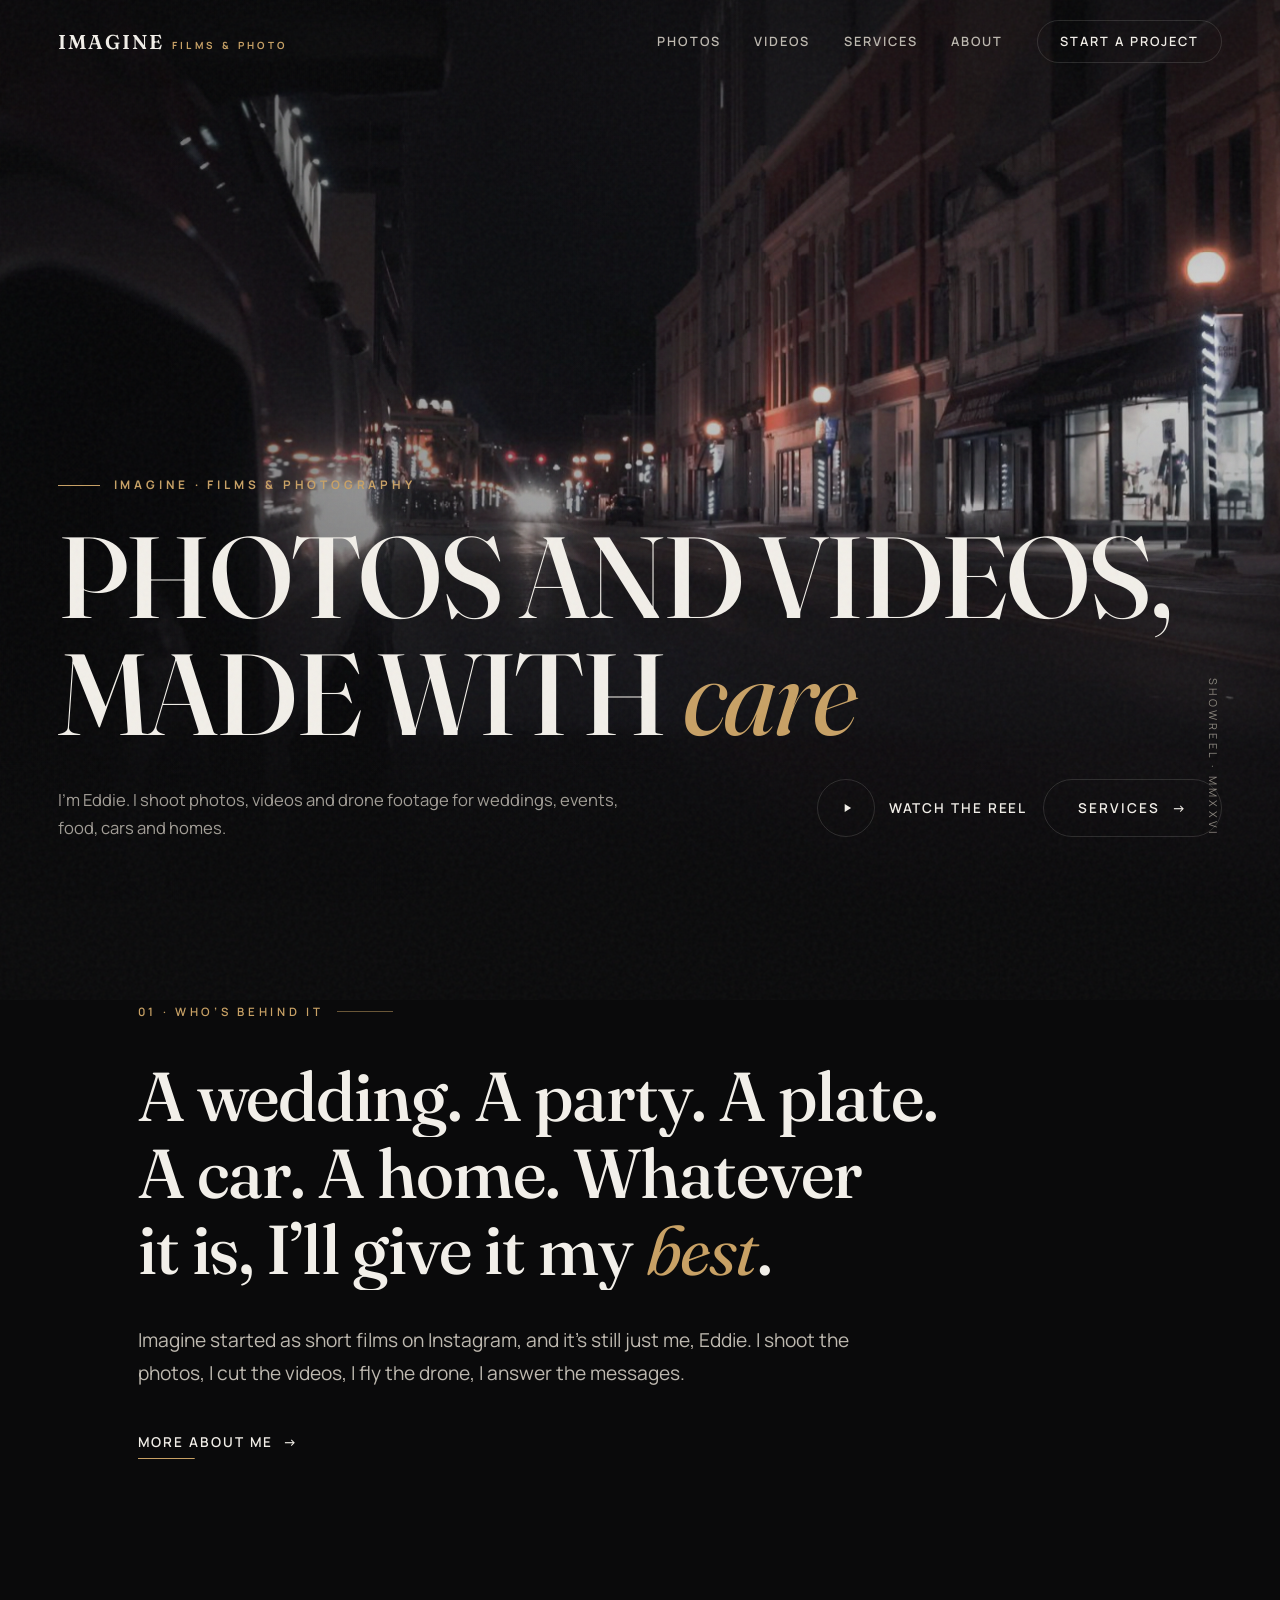
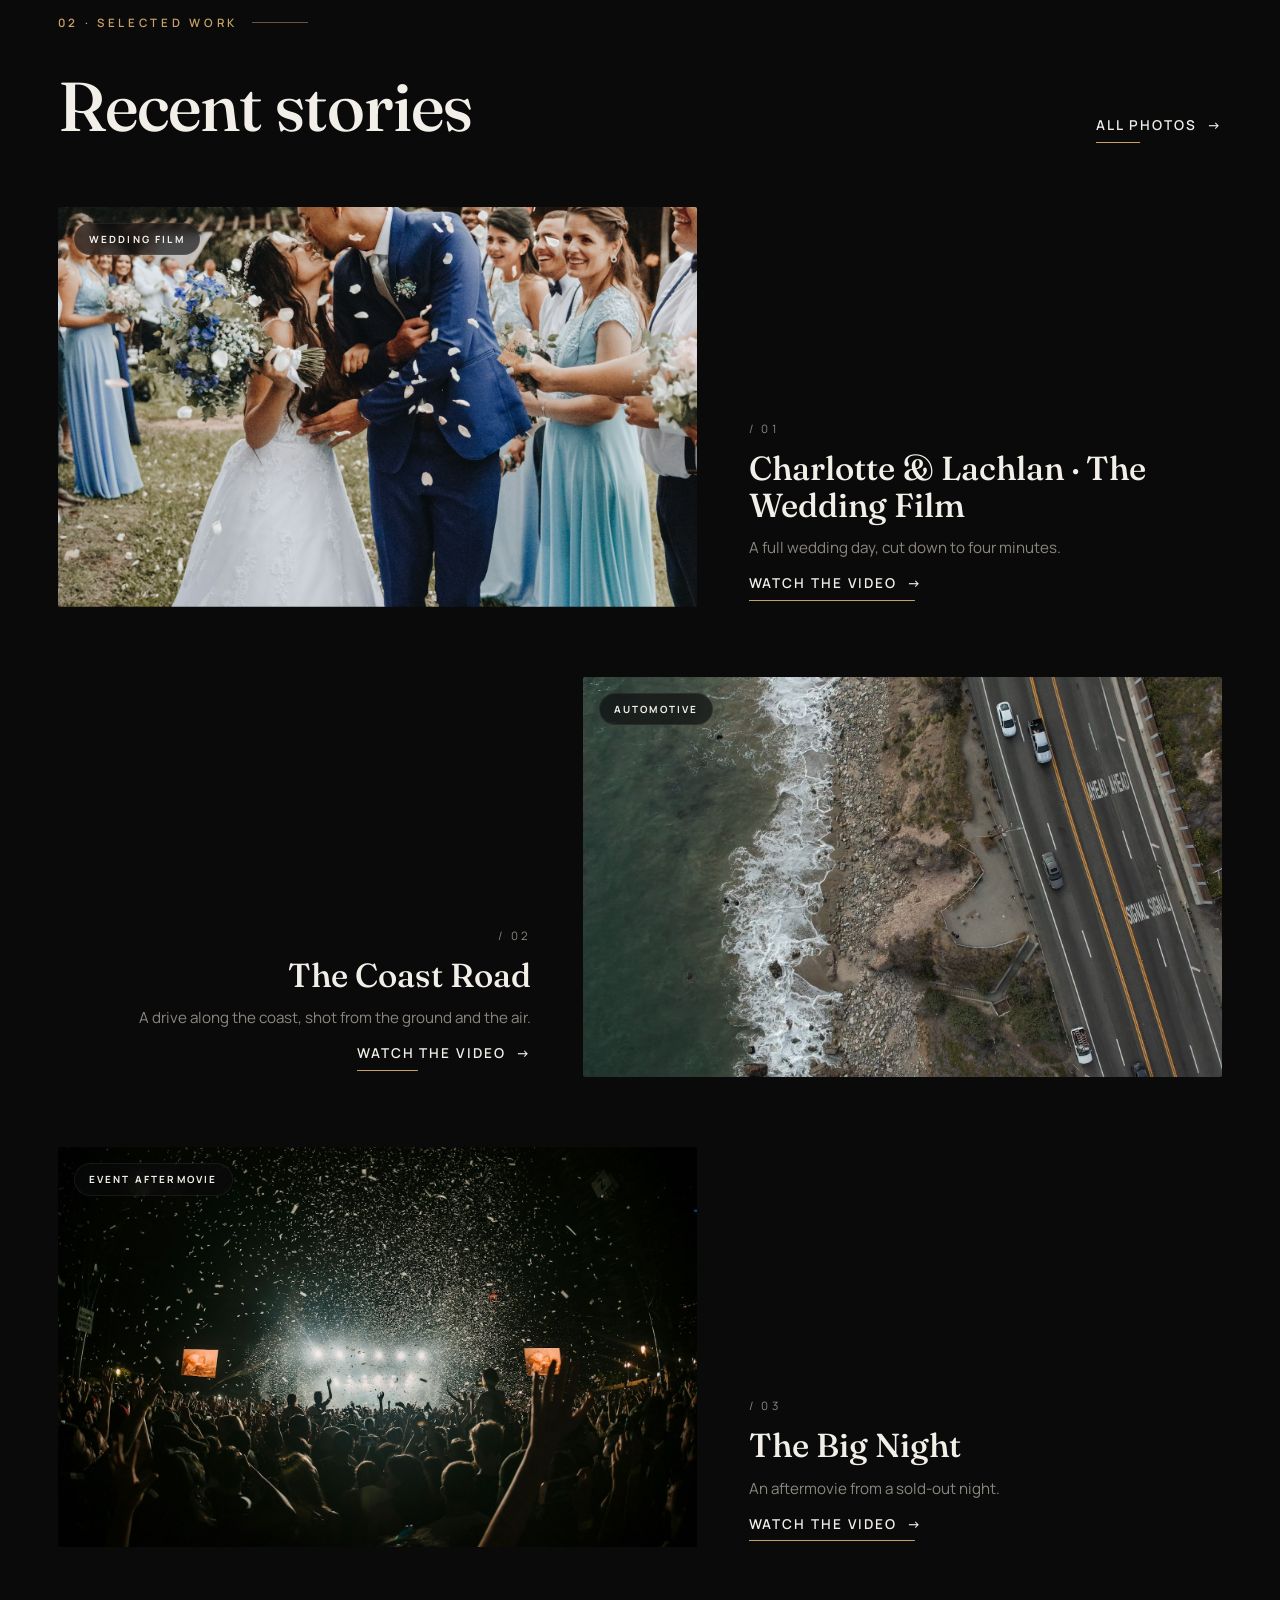
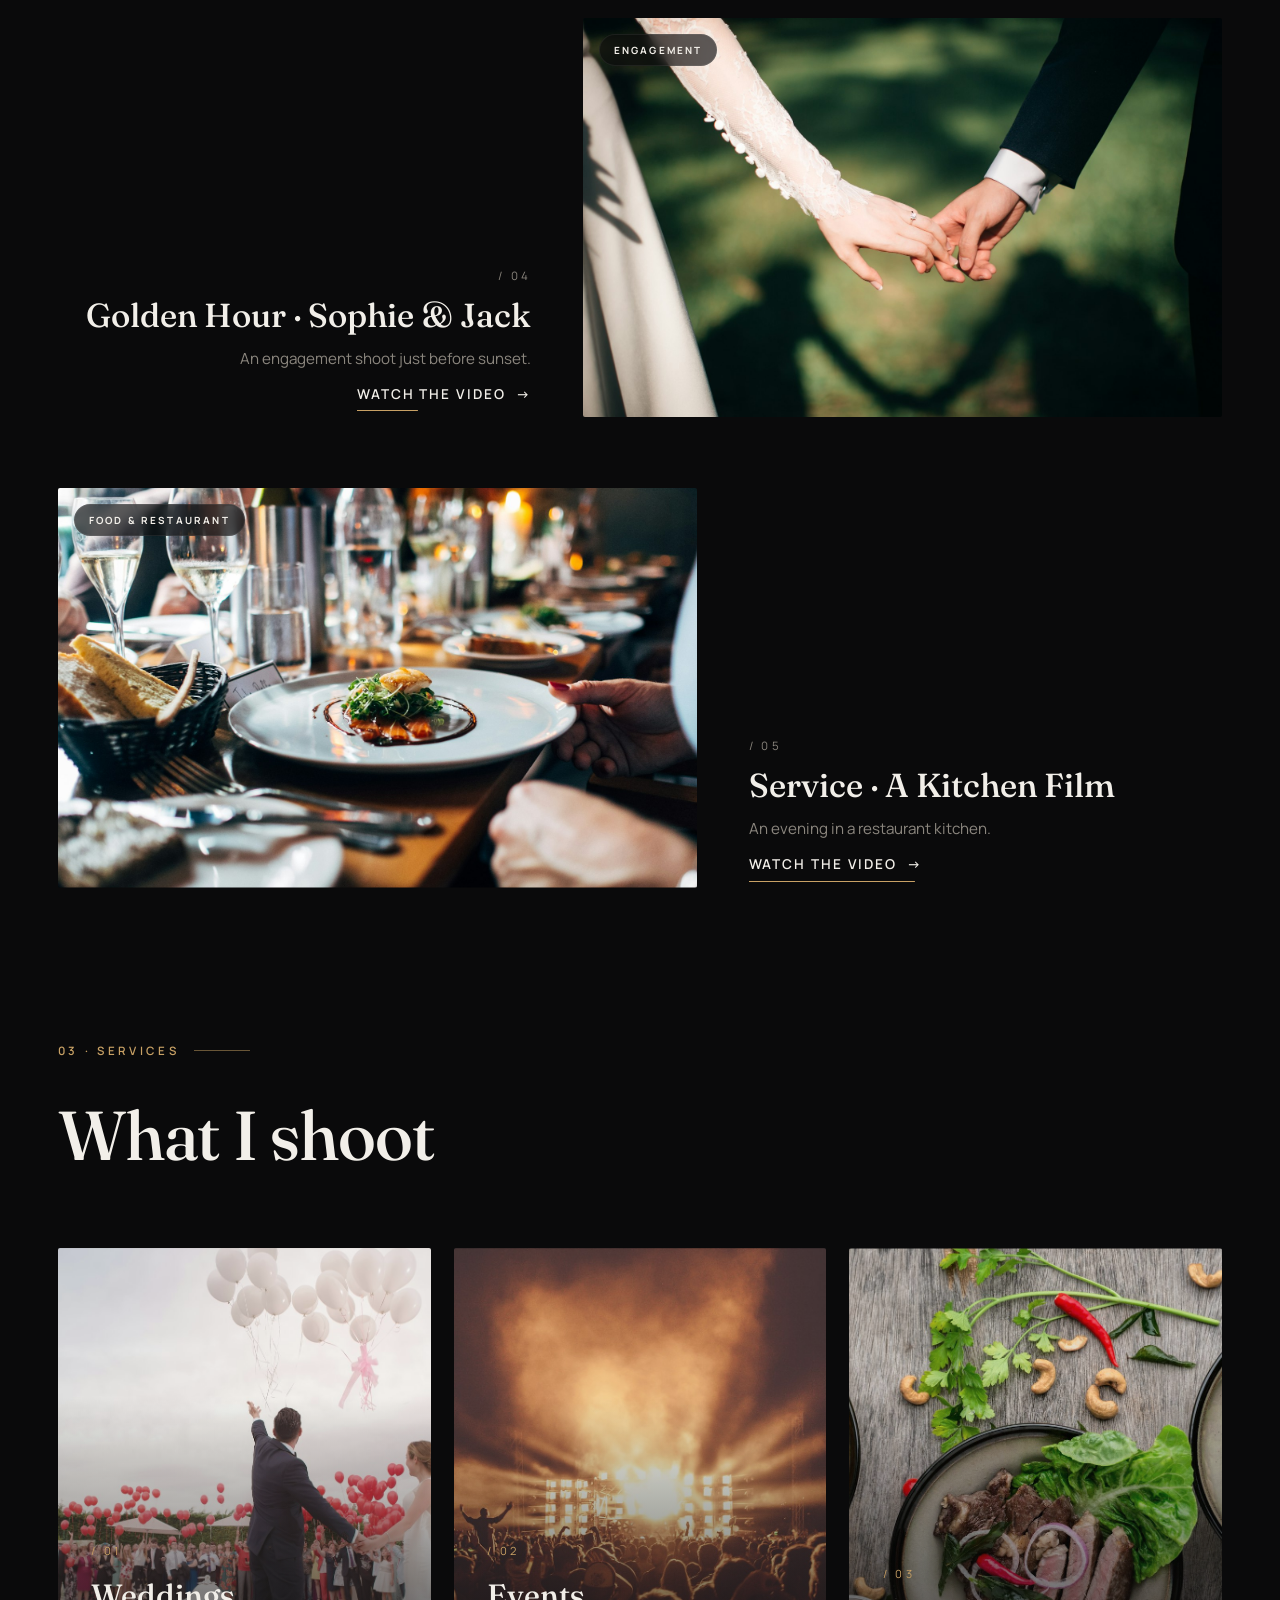
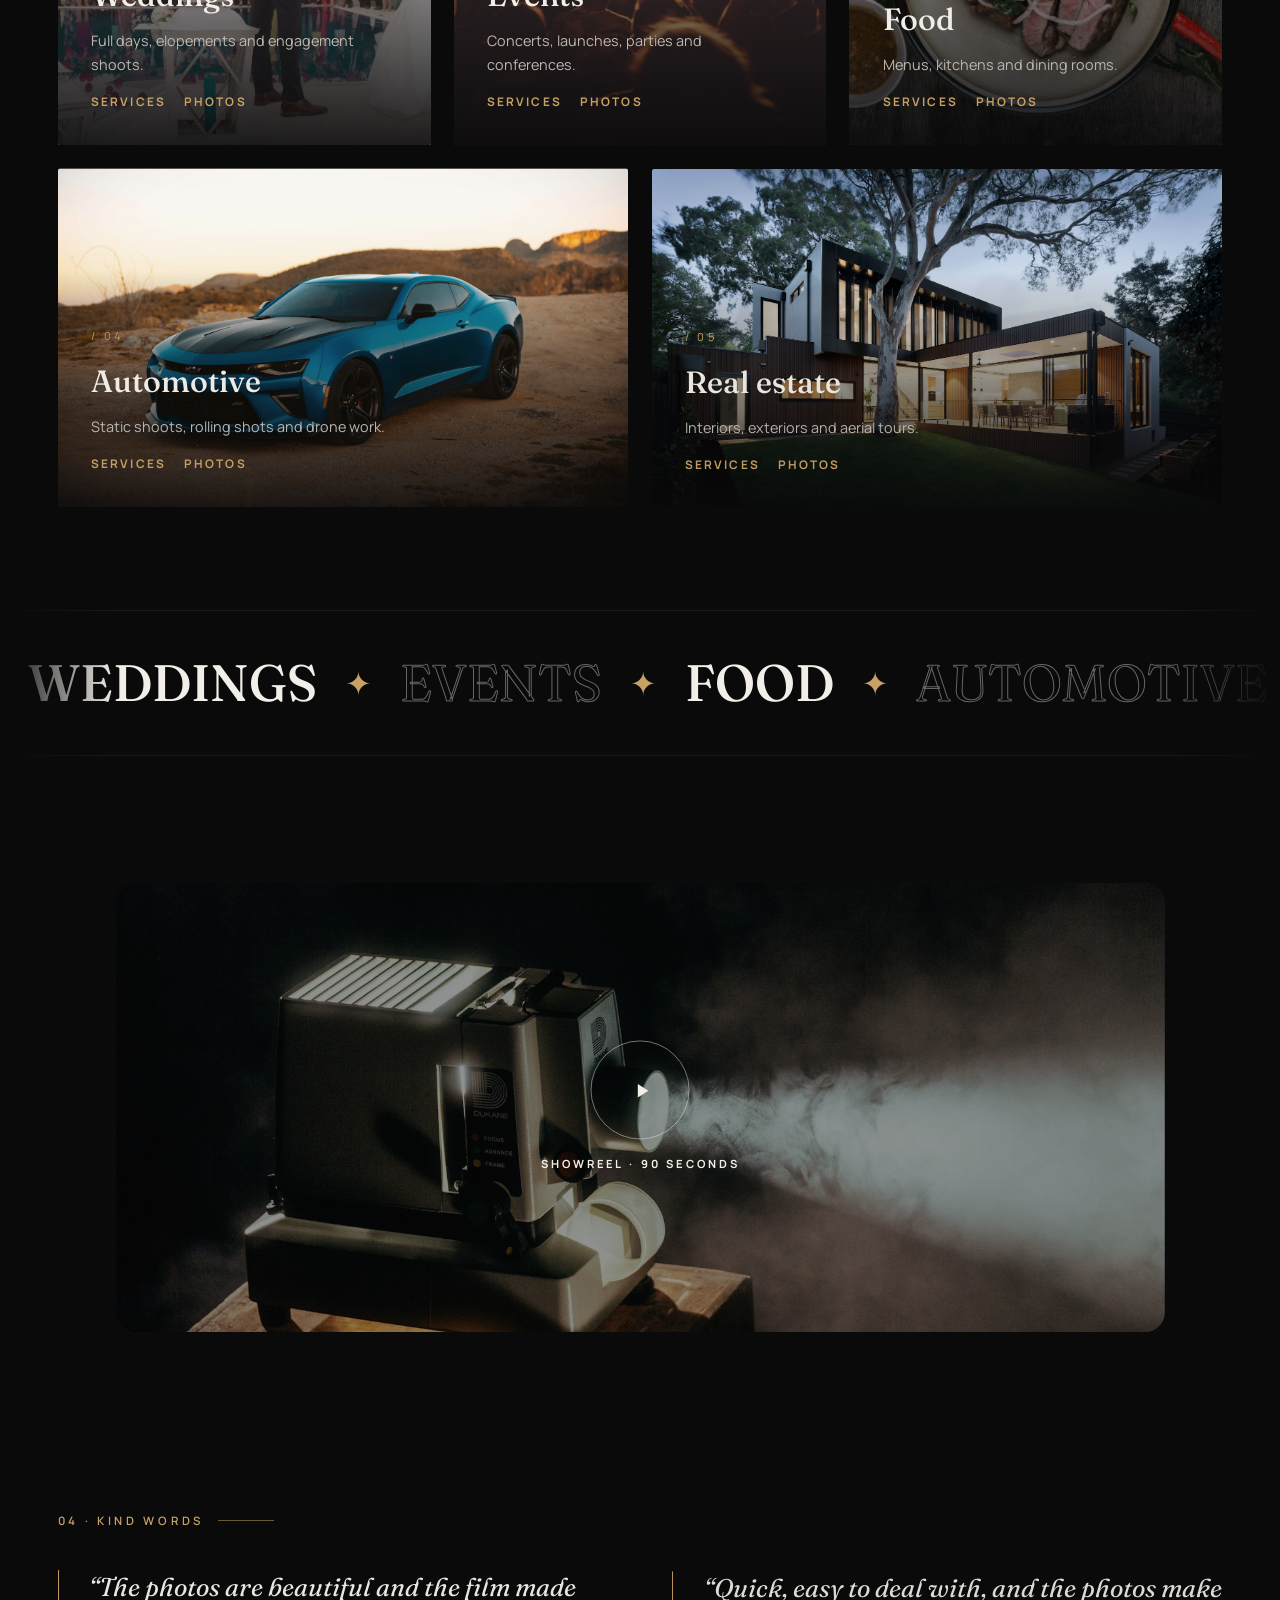
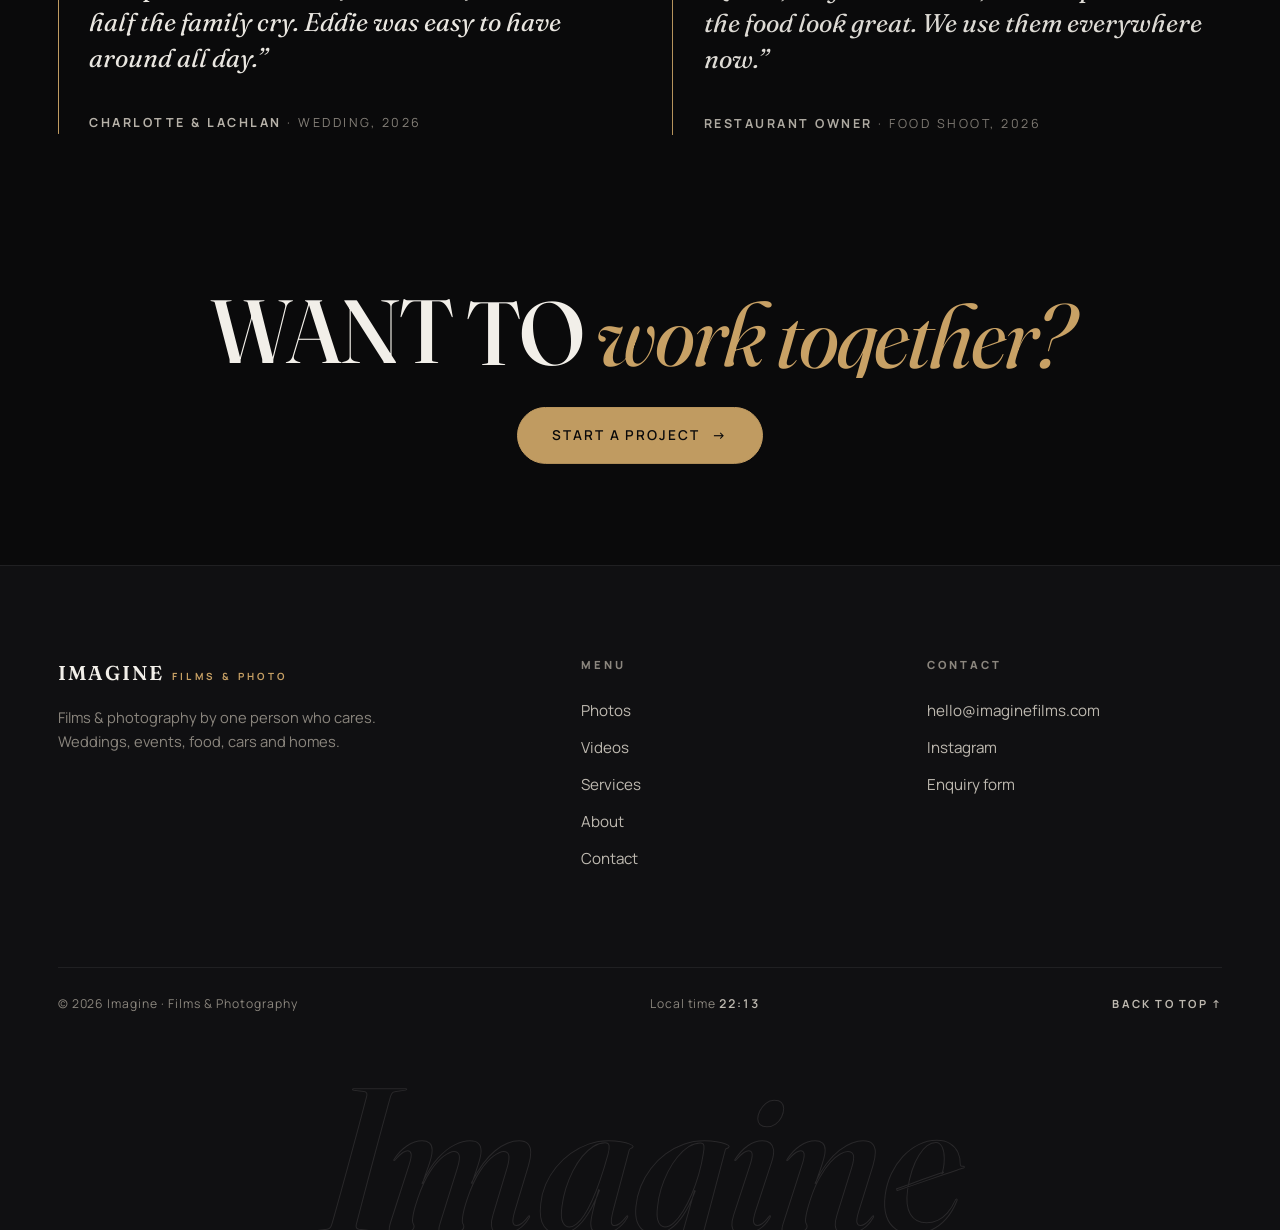
<file: index.html>
<!DOCTYPE html>
<html lang="en">
<head>
  <meta charset="utf-8">
  <meta name="viewport" content="width=device-width, initial-scale=1">
  <title>Imagine · Films &amp; Photography</title>
  <meta name="description" content="Imagine is one person shooting photo & film for weddings, events, food, cars and homes. Real moments, shot like cinema.">
  <meta property="og:title" content="Imagine · Films & Photography">
  <meta property="og:description" content="Films & photography by one person who cares. Weddings, events, food, cars and homes.">
  <meta property="og:image" content="assets/img/hero-poster.jpg">
  <link rel="icon" href="assets/img/favicon.svg" type="image/svg+xml">
  <link rel="preconnect" href="https://fonts.googleapis.com">
  <link rel="preconnect" href="https://fonts.gstatic.com" crossorigin>
  <link href="https://fonts.googleapis.com/css2?family=Fraunces:ital,opsz,wght@0,9..144,400;0,9..144,500;0,9..144,600;1,9..144,400;1,9..144,500&family=Manrope:wght@400;500;600;700;800&display=swap" rel="stylesheet">
  <link rel="stylesheet" href="css/style.css">
  <script>document.documentElement.classList.add("js");</script>
</head>
<body>

  <div class="preloader" aria-hidden="true">
    <div class="preloader-word"><span>I</span><span>M</span><span>A</span><span>G</span><span>I</span><span>N</span><span>E</span></div>
  </div>

  <div class="grain" aria-hidden="true"></div>
  <div class="cursor" aria-hidden="true"><span class="cursor-label"></span></div>

  <header class="nav">
    <div class="nav-inner">
      <a href="index.html" class="logo"><b>Imagine</b><span>Films &amp; Photo</span></a>
      <nav class="nav-links" aria-label="Main">
        <a href="photos.html">Photos</a>
        <a href="videos.html">Videos</a>
        <a href="packages.html">Services</a>
        <a href="about.html">About</a>
        <a href="contact.html" class="nav-cta">Start a project</a>
      </nav>
      <button class="burger" aria-label="Menu" aria-expanded="false"><span></span><span></span><span></span></button>
    </div>
  </header>

  <div class="mobile-menu">
    <a href="index.html" class="is-active">Home</a>
    <a href="photos.html">Photos</a>
    <a href="videos.html">Videos</a>
    <a href="packages.html">Services</a>
    <a href="about.html">About</a>
    <a href="contact.html">Contact</a>
    <div class="mobile-meta"><span>@imagineshortfilms</span><span>Films &amp; Photography</span></div>
  </div>

  <main>

    <!-- HERO -->
    <section class="hero">
      <div class="hero-media" aria-hidden="true">
        <video autoplay muted loop playsinline preload="auto" poster="assets/img/hero-poster.jpg">
          <source src="assets/video/hero-loop.mp4" type="video/mp4">
        </video>
        <div class="hero-fallback"></div>
        <div class="hero-shade"></div>
      </div>
      <div class="hero-content">
        <p class="hero-kicker" data-reveal data-delay="0.6">Imagine · Films &amp; Photography</p>
        <h1 class="h-display hero-title" data-split data-split-delay="0.75"><span class="hl">Photos and videos,</span> <span class="hl">made with <em>care</em></span></h1>
        <div class="hero-row">
          <p class="hero-sub" data-reveal data-delay="1.05">I’m Eddie. I shoot photos, videos and drone footage for weddings, events, food, cars and homes.</p>
          <div class="hero-actions" data-reveal data-delay="1.2">
            <button class="play-pill" data-lightbox-video="assets/video/showreel.mp4" data-title="Showreel · Imagine">
              <span class="ring"><svg viewBox="0 0 24 24" aria-hidden="true"><path d="M8 5v14l11-7z"/></svg></span>
              Watch the reel
            </button>
            <a href="packages.html" class="btn">Services <span class="arr">→</span></a>
          </div>
        </div>
      </div>
      <span class="hero-meta">Showreel · MMXXVI</span>
      <span class="scroll-cue" aria-hidden="true"></span>
    </section>

    <!-- STATEMENT -->
    <section class="section-lg">
      <div class="container statement">
        <p class="label">01 · Who’s behind it</p>
        <h2 class="h-xl" data-split>A wedding. A party. A plate. A car. A home. Whatever it is, I’ll give it my&nbsp;<em>best</em>.</h2>
        <p class="lead mt-1" data-reveal>Imagine started as short films on Instagram, and it’s still just me, Eddie. I shoot the photos, I cut the videos, I fly the drone, I answer the messages.</p>
        <p class="mt-1" data-reveal><a class="link-line" href="about.html">More about me <span class="arr">→</span></a></p>
      </div>
    </section>

    <!-- SELECTED WORK -->
    <section class="section">
      <div class="container">
        <div class="head-row">
          <div>
            <p class="label">02 · Selected Work</p>
            <h2 class="h-xl" data-split>Recent stories</h2>
          </div>
          <a href="photos.html" class="link-line" data-reveal>All photos <span class="arr">→</span></a>
        </div>

        <div class="feature-list">
          <article class="feature" data-reveal>
            <a href="videos.html" class="feature-media has-video autoplay" data-parallax>
              <img src="assets/img/wed-05.jpg" alt="Confetti falling over the newlyweds" loading="lazy">
              <video muted loop playsinline preload="metadata" src="assets/video/film-wed-01.mp4"></video>
              <span class="feature-tag">Wedding film</span>
            </a>
            <div class="feature-info">
              <span class="idx">/ 01</span>
              <h3>Charlotte &amp; Lachlan · The Wedding Film</h3>
              <p>A full wedding day, cut down to four minutes.</p>
              <a class="link-line" href="videos.html">Watch the video <span class="arr">→</span></a>
            </div>
          </article>

          <article class="feature" data-reveal>
            <a href="videos.html" class="feature-media has-video autoplay" data-parallax>
              <img src="assets/img/car-09.jpg" alt="Aerial of a coastal highway where the surf meets the road" loading="lazy">
              <video muted loop playsinline preload="metadata" src="assets/video/film-car-01.mp4"></video>
              <span class="feature-tag">Automotive</span>
            </a>
            <div class="feature-info">
              <span class="idx">/ 02</span>
              <h3>The Coast Road</h3>
              <p>A drive along the coast, shot from the ground and the air.</p>
              <a class="link-line" href="videos.html">Watch the video <span class="arr">→</span></a>
            </div>
          </article>

          <article class="feature" data-reveal>
            <a href="videos.html" class="feature-media has-video autoplay" data-parallax>
              <img src="assets/img/ev-04.jpg" alt="Confetti falling over a packed venue at night" loading="lazy">
              <video muted loop playsinline preload="metadata" src="assets/video/film-event-01.mp4"></video>
              <span class="feature-tag">Event aftermovie</span>
            </a>
            <div class="feature-info">
              <span class="idx">/ 03</span>
              <h3>The Big Night</h3>
              <p>An aftermovie from a sold-out night.</p>
              <a class="link-line" href="videos.html">Watch the video <span class="arr">→</span></a>
            </div>
          </article>

          <article class="feature" data-reveal>
            <a href="videos.html" class="feature-media has-video autoplay" data-parallax>
              <img src="assets/img/wed-08.jpg" alt="Couple hand in hand in warm golden light" loading="lazy">
              <video muted loop playsinline preload="metadata" src="assets/video/film-couple.mp4"></video>
              <span class="feature-tag">Engagement</span>
            </a>
            <div class="feature-info">
              <span class="idx">/ 04</span>
              <h3>Golden Hour · Sophie &amp; Jack</h3>
              <p>An engagement shoot just before sunset.</p>
              <a class="link-line" href="videos.html">Watch the video <span class="arr">→</span></a>
            </div>
          </article>

          <article class="feature" data-reveal>
            <a href="videos.html" class="feature-media has-video autoplay" data-parallax>
              <img src="assets/img/fd-01.jpg" alt="Fine-dining plate being served at a set table" loading="lazy">
              <video muted loop playsinline preload="metadata" src="assets/video/film-food-01.mp4"></video>
              <span class="feature-tag">Food &amp; restaurant</span>
            </a>
            <div class="feature-info">
              <span class="idx">/ 05</span>
              <h3>Service · A Kitchen Film</h3>
              <p>An evening in a restaurant kitchen.</p>
              <a class="link-line" href="videos.html">Watch the video <span class="arr">→</span></a>
            </div>
          </article>
        </div>
      </div>
    </section>

    <!-- SERVICES -->
    <section class="section-lg">
      <div class="container">
        <p class="label">03 · Services</p>
        <h2 class="h-xl mb-2" data-split>What I shoot</h2>
        <div class="grid-services">
          <article class="service-card" data-reveal>
            <img src="assets/img/wed-02.jpg" alt="Couple celebrating at an outdoor wedding reception" loading="lazy">
            <div class="service-body">
              <span class="num">/ 01</span>
              <h3>Weddings</h3>
              <p>Full days, elopements and engagement shoots.</p>
              <div class="service-links">
                <a href="packages.html#weddings">Services</a>
                <a href="photos.html">Photos</a>
              </div>
            </div>
          </article>
          <article class="service-card" data-reveal data-delay="0.1">
            <img src="assets/img/ev-02.jpg" alt="Concert crowd in warm stage light" loading="lazy">
            <div class="service-body">
              <span class="num">/ 02</span>
              <h3>Events</h3>
              <p>Concerts, launches, parties and conferences.</p>
              <div class="service-links">
                <a href="packages.html#events">Services</a>
                <a href="photos.html">Photos</a>
              </div>
            </div>
          </article>
          <article class="service-card" data-reveal data-delay="0.15">
            <img src="assets/img/fd-02.jpg" alt="Dishes spread across a dark table, shot from above" loading="lazy">
            <div class="service-body">
              <span class="num">/ 03</span>
              <h3>Food</h3>
              <p>Menus, kitchens and dining rooms.</p>
              <div class="service-links">
                <a href="packages.html#food">Services</a>
                <a href="photos.html">Photos</a>
              </div>
            </div>
          </article>
          <article class="service-card" data-reveal data-delay="0.2">
            <img src="assets/img/car-03.jpg" alt="Blue sports car in dramatic light" loading="lazy">
            <div class="service-body">
              <span class="num">/ 04</span>
              <h3>Automotive</h3>
              <p>Static shoots, rolling shots and drone work.</p>
              <div class="service-links">
                <a href="packages.html#automotive">Services</a>
                <a href="photos.html">Photos</a>
              </div>
            </div>
          </article>
          <article class="service-card" data-reveal data-delay="0.3">
            <img src="assets/img/re-02.jpg" alt="Architectural house at dusk" loading="lazy">
            <div class="service-body">
              <span class="num">/ 05</span>
              <h3>Real estate</h3>
              <p>Interiors, exteriors and aerial tours.</p>
              <div class="service-links">
                <a href="packages.html#realestate">Services</a>
                <a href="photos.html">Photos</a>
              </div>
            </div>
          </article>
        </div>
      </div>
    </section>

    <!-- MARQUEE -->
    <div class="marquee" aria-hidden="true">
      <div class="marquee-track">
        <span><b>Weddings</b></span><i>✦</i><span>Events</span><i>✦</i><span><b>Food</b></span><i>✦</i><span>Automotive</span><i>✦</i><span><b>Real estate</b></span><i>✦</i><span>Drone work</span><i>✦</i>
        <span><b>Weddings</b></span><i>✦</i><span>Events</span><i>✦</i><span><b>Food</b></span><i>✦</i><span>Automotive</span><i>✦</i><span><b>Real estate</b></span><i>✦</i><span>Drone work</span><i>✦</i>
      </div>
    </div>

    <!-- SHOWREEL -->
    <section class="section-lg">
      <div class="container">
        <div class="reel-band" data-lightbox-video="assets/video/showreel.mp4" data-title="Showreel · Imagine" role="button" tabindex="0" aria-label="Play showreel">
          <img src="assets/img/bts-01.jpg" alt="Film light on a production set" loading="lazy">
          <div class="reel-center">
            <span class="ring"><svg viewBox="0 0 24 24" aria-hidden="true"><path d="M8 5v14l11-7z"/></svg></span>
            <span class="reel-note">Showreel · 90 seconds</span>
          </div>
        </div>
      </div>
    </section>

    <!-- TESTIMONIALS -->
    <section class="section">
      <div class="container">
        <p class="label">04 · Kind words</p>
        <div class="grid-2 mt-1">
          <div class="quote-card" data-reveal>
            <blockquote>“The photos are beautiful and the film made half the family cry. Eddie was easy to have around all day.”</blockquote>
            <cite><b>Charlotte &amp; Lachlan</b> · Wedding, 2026</cite>
          </div>
          <div class="quote-card" data-reveal data-delay="0.12">
            <blockquote>“Quick, easy to deal with, and the photos make the food look great. We use them everywhere now.”</blockquote>
            <cite><b>Restaurant owner</b> · Food shoot, 2026</cite>
          </div>
        </div>
      </div>
    </section>

    <!-- CTA -->
    <section class="cta-band container">
      <h2 class="h-display" data-split>Want to <em>work together?</em></h2>
      <a href="contact.html" class="btn btn-solid" data-reveal>Start a project <span class="arr">→</span></a>
    </section>
  </main>

  <!-- FOOTER -->
  <footer class="footer">
    <div class="container">
      <div class="footer-main">
        <div class="footer-brand">
          <a href="index.html" class="logo"><b>Imagine</b><span>Films &amp; Photo</span></a>
          <p>Films &amp; photography by one person who cares. Weddings, events, food, cars and homes.</p>
        </div>
        <div class="footer-col">
          <h5>Menu</h5>
          <a href="photos.html">Photos</a>
          <a href="videos.html">Videos</a>
          <a href="packages.html">Services</a>
          <a href="about.html">About</a>
          <a href="contact.html">Contact</a>
        </div>
        <div class="footer-col">
          <h5>Contact</h5>
          <a href="mailto:hello@imaginefilms.com">hello@imaginefilms.com</a>
          <a href="https://instagram.com/imagineshortfilms" target="_blank" rel="noopener">Instagram</a>
          <a href="contact.html">Enquiry form</a>
        </div>
      </div>
      <div class="footer-bottom">
        <span>© <span data-year>2026</span> Imagine · Films &amp; Photography</span>
        <span class="f-time">Local time <b data-time>--:--</b></span>
        <button class="up" data-scroll-top>Back to top ↑</button>
      </div>
      <div class="footer-mark" aria-hidden="true">Imagine</div>
    </div>
  </footer>

  <!-- LIGHTBOX -->
  <div class="lightbox" aria-hidden="true">
    <button class="lb-btn lb-close" aria-label="Close">✕</button>
    <button class="lb-btn lb-prev" aria-label="Previous">←</button>
    <button class="lb-btn lb-next" aria-label="Next">→</button>
    <div class="lightbox-stage">
      <div class="lb-media"></div>
      <div class="lightbox-cap"><span class="lb-title"></span><span class="lb-count"></span></div>
    </div>
  </div>

  <script src="js/vendor/gsap.min.js"></script>
  <script src="js/vendor/ScrollTrigger.min.js"></script>
  <script src="js/vendor/lenis.min.js"></script>
  <script src="js/vendor/split-type.min.js"></script>
  <script src="js/main.js"></script>
</body>
</html>
</file>
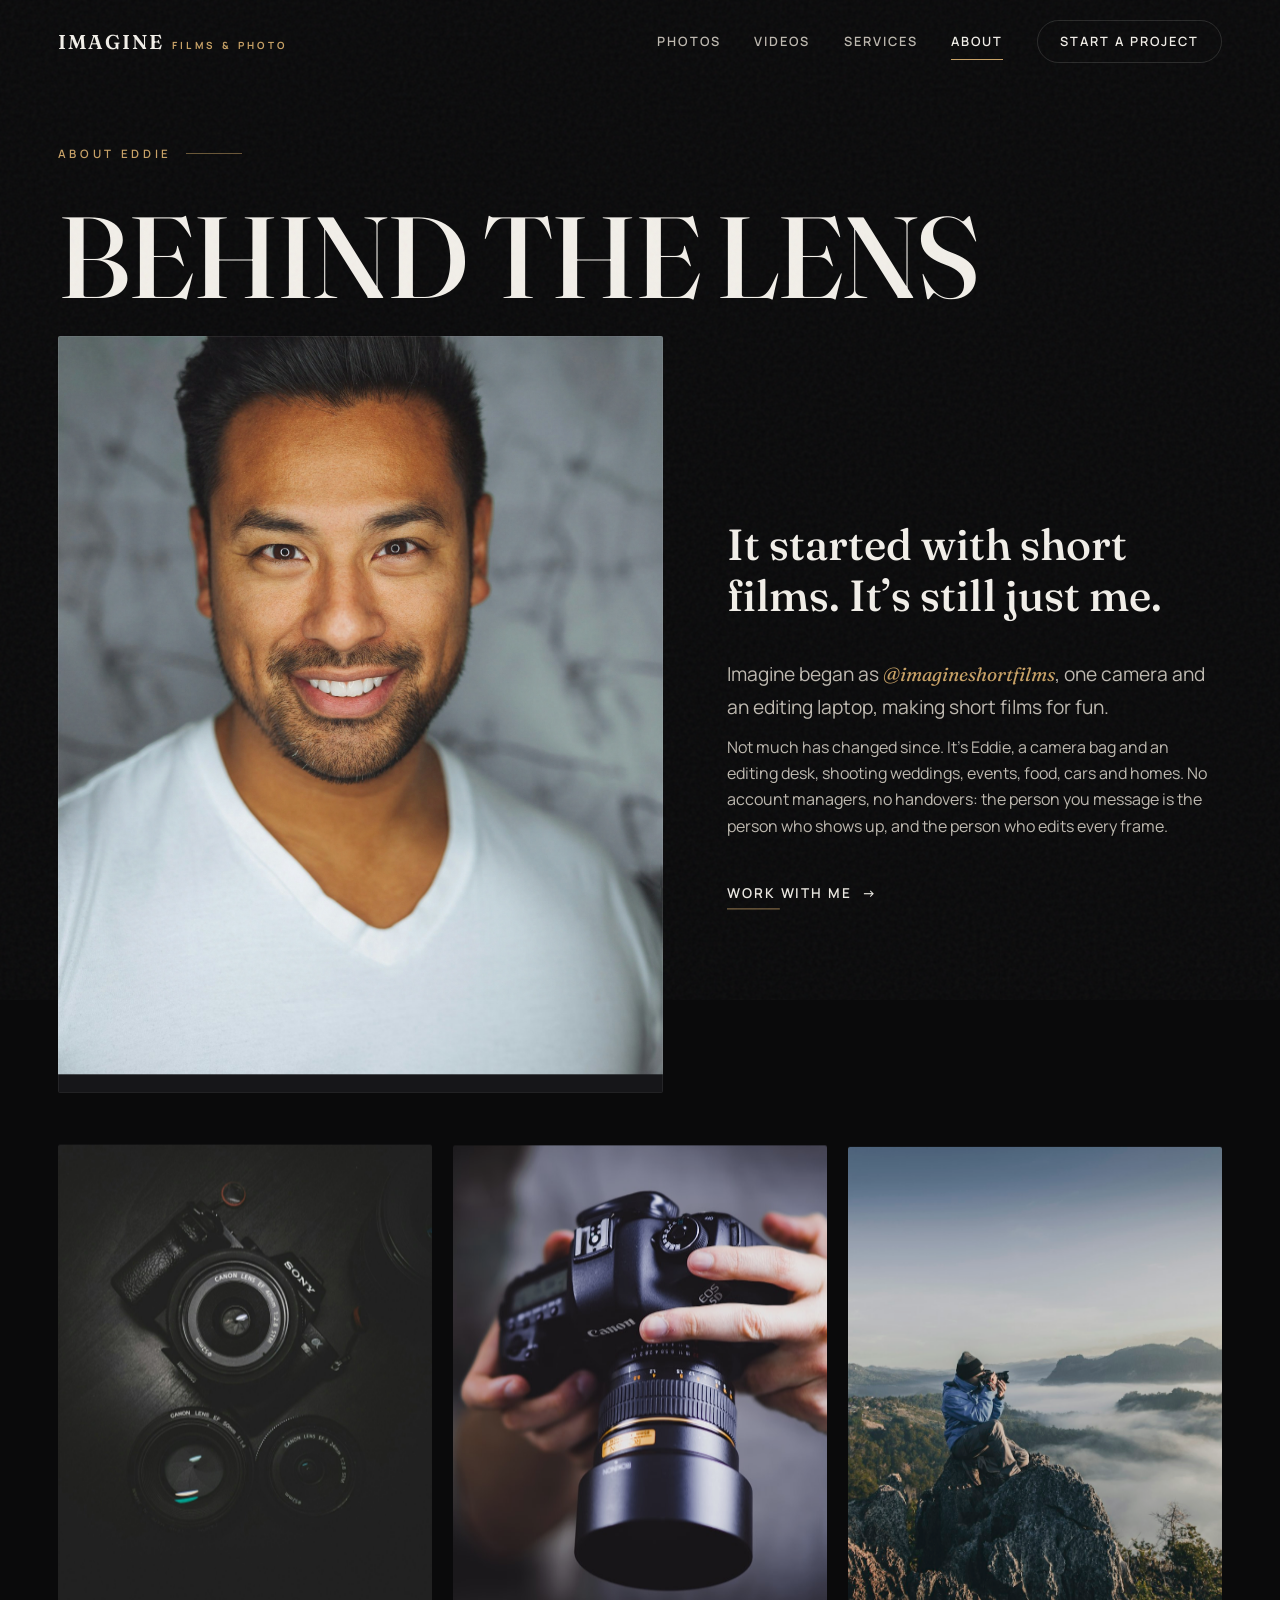
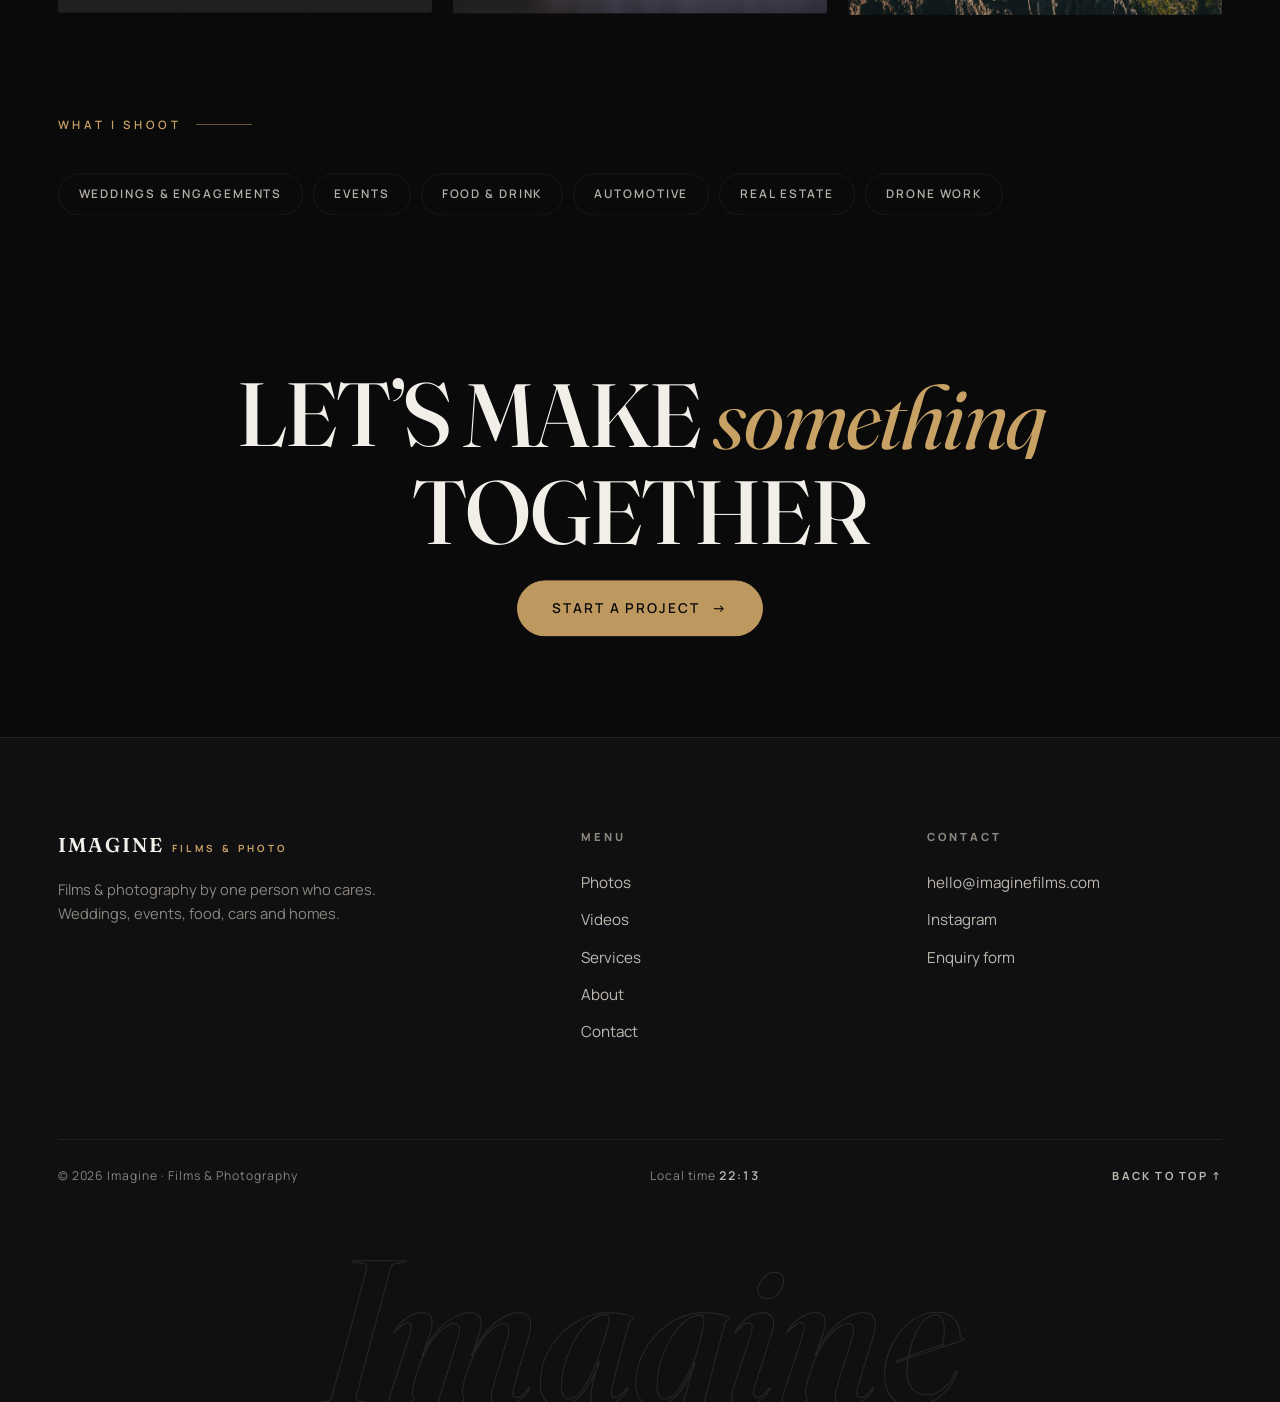
<file: about.html>
<!DOCTYPE html>
<html lang="en">
<head>
  <meta charset="utf-8">
  <meta name="viewport" content="width=device-width, initial-scale=1">
  <title>About · Imagine</title>
  <meta name="description" content="The person behind Imagine, one camera bag, one editing desk, and an obsession with making real moments feel like cinema.">
  <link rel="icon" href="assets/img/favicon.svg" type="image/svg+xml">
  <link rel="preconnect" href="https://fonts.googleapis.com">
  <link rel="preconnect" href="https://fonts.gstatic.com" crossorigin>
  <link href="https://fonts.googleapis.com/css2?family=Fraunces:ital,opsz,wght@0,9..144,400;0,9..144,500;0,9..144,600;1,9..144,400;1,9..144,500&family=Manrope:wght@400;500;600;700;800&display=swap" rel="stylesheet">
  <link rel="stylesheet" href="css/style.css">
  <script>document.documentElement.classList.add("js");</script>
</head>
<body>

  <div class="grain" aria-hidden="true"></div>
  <div class="cursor" aria-hidden="true"><span class="cursor-label"></span></div>

  <header class="nav">
    <div class="nav-inner">
      <a href="index.html" class="logo"><b>Imagine</b><span>Films &amp; Photo</span></a>
      <nav class="nav-links" aria-label="Main">
        <a href="photos.html">Photos</a>
        <a href="videos.html">Videos</a>
        <a href="packages.html">Services</a>
        <a href="about.html" class="is-active">About</a>
        <a href="contact.html" class="nav-cta">Start a project</a>
      </nav>
      <button class="burger" aria-label="Menu" aria-expanded="false"><span></span><span></span><span></span></button>
    </div>
  </header>

  <div class="mobile-menu">
    <a href="index.html">Home</a>
    <a href="photos.html">Photos</a>
    <a href="videos.html">Videos</a>
    <a href="packages.html">Services</a>
    <a href="about.html" class="is-active">About</a>
    <a href="contact.html">Contact</a>
    <div class="mobile-meta"><span>@imagineshortfilms</span><span>Films &amp; Photography</span></div>
  </div>

  <main>
    <section class="page-head container">
      <p class="label">About Eddie</p>
      <h1 class="h-display mb-2" data-split>Behind the lens</h1>

      <div class="about-hero">
        <div class="portrait-frame" data-reveal data-parallax>
          <img src="assets/img/about-portrait.jpg" alt="Portrait of Eddie, the photographer and filmmaker behind Imagine">
        </div>
        <div>
          <h2 class="h-lg mb-1" data-split>It started with short films. It’s still just me.</h2>
          <p class="lead mb-1" data-reveal>Imagine began as <em class="serif-i gold">@imagineshortfilms</em>, one camera and an editing laptop, making short films for fun.</p>
          <p data-reveal>Not much has changed since. It’s Eddie, a camera bag and an editing desk, shooting weddings, events, food, cars and homes. No account managers, no handovers: the person you message is the person who shows up, and the person who edits every frame.</p>
          <p class="mt-1" data-reveal><a class="link-line" href="contact.html">Work with me <span class="arr">→</span></a></p>
        </div>
      </div>
    </section>

    <section class="section container">
      <div class="trio" data-gallery>
        <figure data-reveal data-lightbox data-title="The glass"><img src="assets/img/bts-02.jpg" alt="Camera lens close-up" loading="lazy"></figure>
        <figure data-reveal data-delay="0.1" data-lightbox data-title="On location"><img src="assets/img/about-side.jpg" alt="Camera on tripod on location" loading="lazy"></figure>
        <figure data-reveal data-delay="0.2" data-lightbox data-title="Chasing the last light"><img src="assets/img/bts-04.jpg" alt="Filming at sunset" loading="lazy"></figure>
      </div>
    </section>

    <section class="section container">
      <p class="label">What I shoot</p>
      <div class="chips-row mt-1" data-reveal>
        <span>Weddings &amp; engagements</span><span>Events</span><span>Food &amp; drink</span>
        <span>Automotive</span><span>Real estate</span><span>Drone work</span>
      </div>
    </section>

    <section class="cta-band container">
      <h2 class="h-display" data-split>Let’s make <em>something</em> together</h2>
      <a href="contact.html" class="btn btn-solid" data-reveal>Start a project <span class="arr">→</span></a>
    </section>
  </main>

  <footer class="footer">
    <div class="container">
      <div class="footer-main">
        <div class="footer-brand">
          <a href="index.html" class="logo"><b>Imagine</b><span>Films &amp; Photo</span></a>
          <p>Films &amp; photography by one person who cares. Weddings, events, food, cars and homes.</p>
        </div>
        <div class="footer-col">
          <h5>Menu</h5>
          <a href="photos.html">Photos</a>
          <a href="videos.html">Videos</a>
          <a href="packages.html">Services</a>
          <a href="about.html">About</a>
          <a href="contact.html">Contact</a>
        </div>
        <div class="footer-col">
          <h5>Contact</h5>
          <a href="mailto:hello@imaginefilms.com">hello@imaginefilms.com</a>
          <a href="https://instagram.com/imagineshortfilms" target="_blank" rel="noopener">Instagram</a>
          <a href="contact.html">Enquiry form</a>
        </div>
      </div>
      <div class="footer-bottom">
        <span>© <span data-year>2026</span> Imagine · Films &amp; Photography</span>
        <span class="f-time">Local time <b data-time>--:--</b></span>
        <button class="up" data-scroll-top>Back to top ↑</button>
      </div>
      <div class="footer-mark" aria-hidden="true">Imagine</div>
    </div>
  </footer>

  <div class="lightbox" aria-hidden="true">
    <button class="lb-btn lb-close" aria-label="Close">✕</button>
    <button class="lb-btn lb-prev" aria-label="Previous">←</button>
    <button class="lb-btn lb-next" aria-label="Next">→</button>
    <div class="lightbox-stage">
      <div class="lb-media"></div>
      <div class="lightbox-cap"><span class="lb-title"></span><span class="lb-count"></span></div>
    </div>
  </div>

  <script src="js/vendor/gsap.min.js"></script>
  <script src="js/vendor/ScrollTrigger.min.js"></script>
  <script src="js/vendor/lenis.min.js"></script>
  <script src="js/vendor/split-type.min.js"></script>
  <script src="js/main.js"></script>
</body>
</html>
</file>
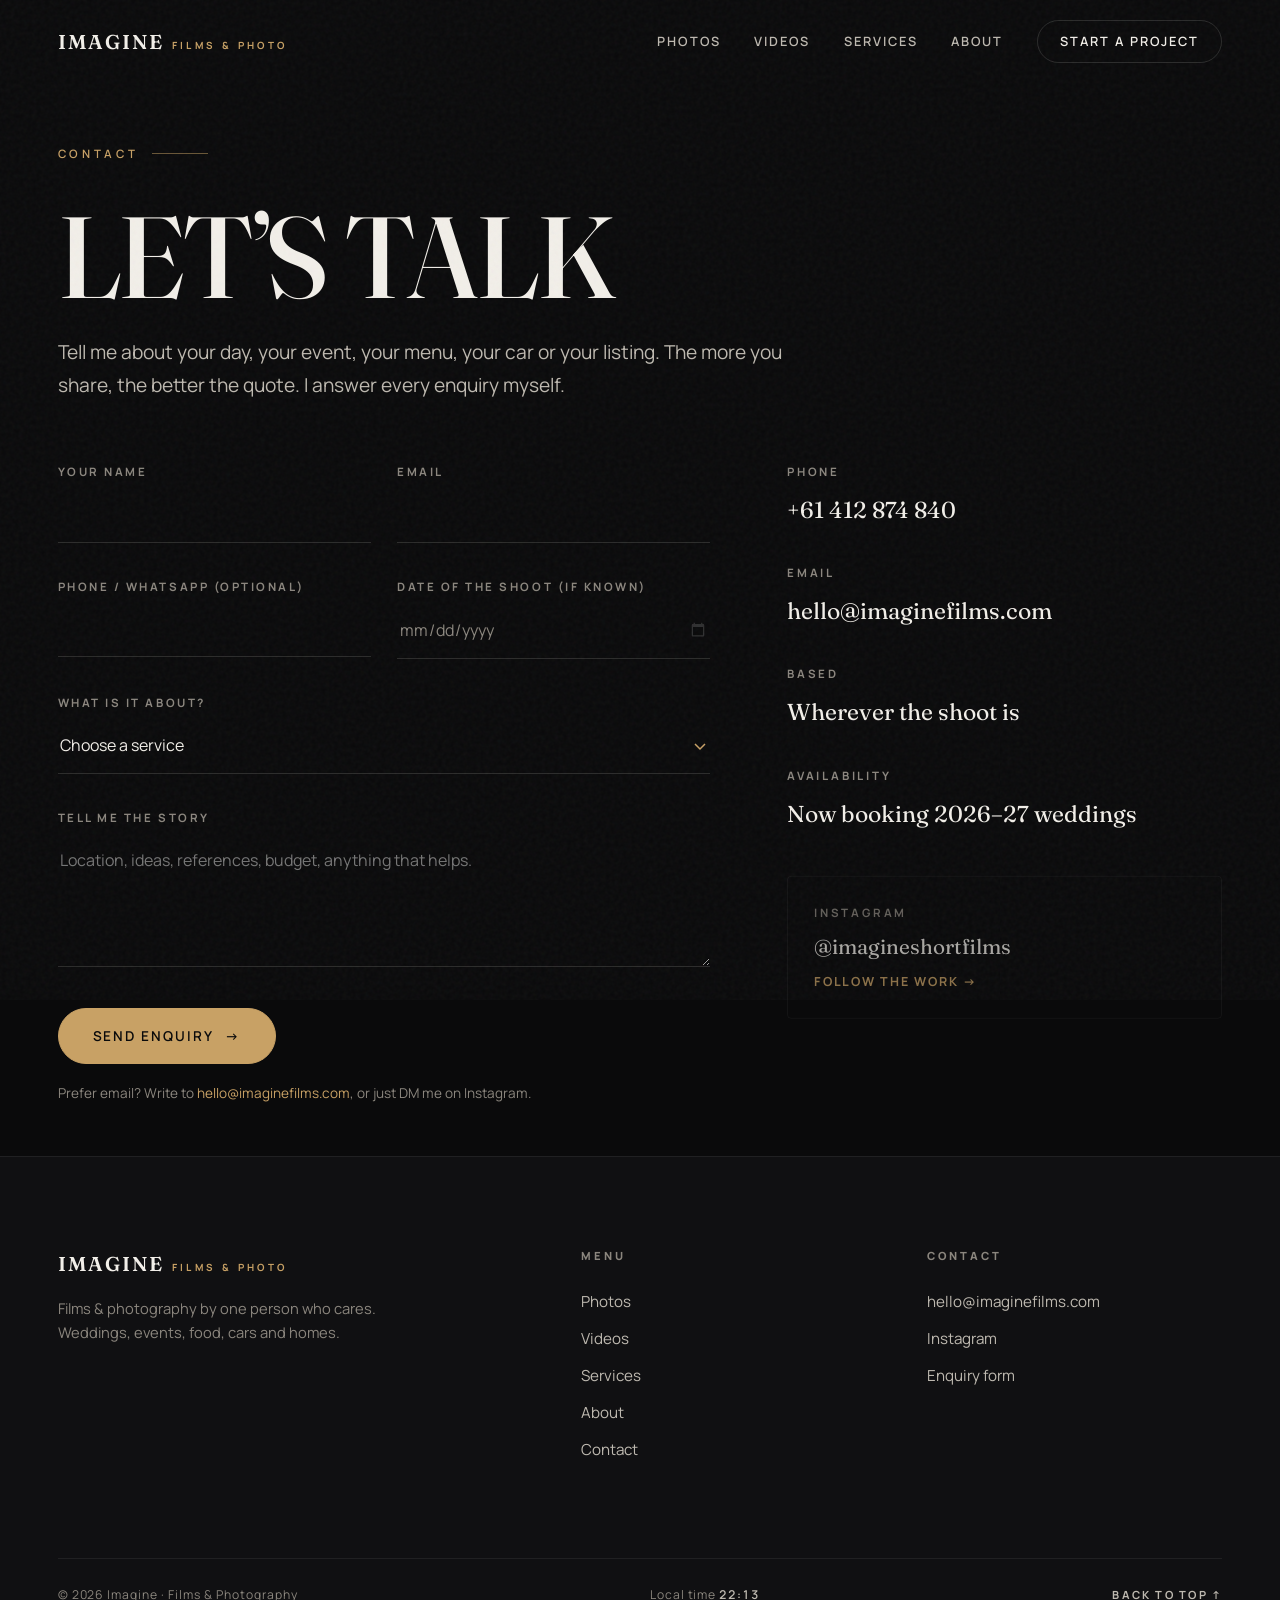
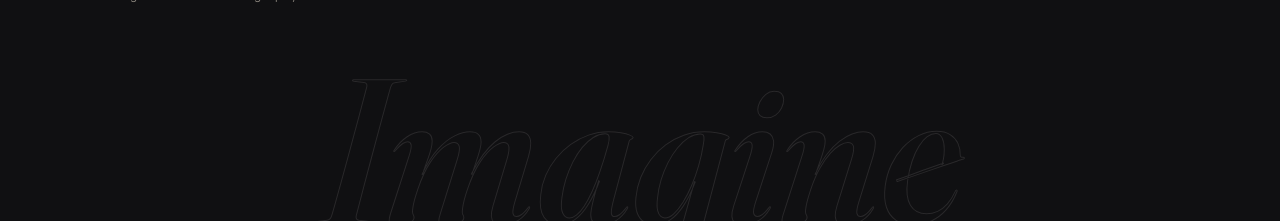
<file: contact.html>
<!DOCTYPE html>
<html lang="en">
<head>
  <meta charset="utf-8">
  <meta name="viewport" content="width=device-width, initial-scale=1">
  <title>Contact · Imagine</title>
  <meta name="description" content="Get in touch with Eddie at Imagine for weddings, events, food, automotive and real estate photo & film. Every enquiry answered personally.">
  <link rel="icon" href="assets/img/favicon.svg" type="image/svg+xml">
  <link rel="preconnect" href="https://fonts.googleapis.com">
  <link rel="preconnect" href="https://fonts.gstatic.com" crossorigin>
  <link href="https://fonts.googleapis.com/css2?family=Fraunces:ital,opsz,wght@0,9..144,400;0,9..144,500;0,9..144,600;1,9..144,400;1,9..144,500&family=Manrope:wght@400;500;600;700;800&display=swap" rel="stylesheet">
  <link rel="stylesheet" href="css/style.css">
  <script>document.documentElement.classList.add("js");</script>
</head>
<body>

  <div class="grain" aria-hidden="true"></div>
  <div class="cursor" aria-hidden="true"><span class="cursor-label"></span></div>

  <header class="nav">
    <div class="nav-inner">
      <a href="index.html" class="logo"><b>Imagine</b><span>Films &amp; Photo</span></a>
      <nav class="nav-links" aria-label="Main">
        <a href="photos.html">Photos</a>
        <a href="videos.html">Videos</a>
        <a href="packages.html">Services</a>
        <a href="about.html">About</a>
        <a href="contact.html" class="nav-cta is-active">Start a project</a>
      </nav>
      <button class="burger" aria-label="Menu" aria-expanded="false"><span></span><span></span><span></span></button>
    </div>
  </header>

  <div class="mobile-menu">
    <a href="index.html">Home</a>
    <a href="photos.html">Photos</a>
    <a href="videos.html">Videos</a>
    <a href="packages.html">Services</a>
    <a href="about.html">About</a>
    <a href="contact.html" class="is-active">Contact</a>
    <div class="mobile-meta"><span>@imagineshortfilms</span><span>Films &amp; Photography</span></div>
  </div>

  <main>
    <section class="page-head container">
      <p class="label">Contact</p>
      <h1 class="h-display" data-split>Let’s talk</h1>
      <p class="lead mb-2" data-reveal>Tell me about your day, your event, your menu, your car or your listing. The more you share, the better the quote. I answer every enquiry myself.</p>
    </section>

    <section class="section container">
      <div class="contact-grid">
        <form class="contact-form" action="https://formspree.io/f/YOUR_FORM_ID" method="POST" data-mailto="hello@imaginefilms.com" data-reveal>
          <div class="field-row">
            <div class="field">
              <label for="f-name">Your name</label>
              <input id="f-name" name="name" type="text" required autocomplete="name">
            </div>
            <div class="field">
              <label for="f-email">Email</label>
              <input id="f-email" name="email" type="email" required autocomplete="email">
            </div>
          </div>
          <div class="field-row">
            <div class="field">
              <label for="f-phone">Phone / WhatsApp (optional)</label>
              <input id="f-phone" name="phone" type="tel" autocomplete="tel">
            </div>
            <div class="field">
              <label for="f-date">Date of the shoot (if known)</label>
              <input id="f-date" name="date" type="date">
            </div>
          </div>
          <div class="field">
            <label for="f-service">What is it about?</label>
            <select id="f-service" name="service" required>
              <option value="" selected disabled>Choose a service</option>
              <option>Wedding / engagement</option>
              <option>Event</option>
              <option>Food &amp; restaurant</option>
              <option>Automotive</option>
              <option>Real estate</option>
              <option>Something else</option>
            </select>
          </div>
          <div class="field">
            <label for="f-message">Tell me the story</label>
            <textarea id="f-message" name="message" required placeholder="Location, ideas, references, budget, anything that helps."></textarea>
          </div>
          <button type="submit" class="btn btn-solid">Send enquiry <span class="arr">→</span></button>
          <p class="form-note">Prefer email? Write to <a href="mailto:hello@imaginefilms.com">hello@imaginefilms.com</a>, or just DM me on Instagram.</p>
        </form>

        <aside class="contact-aside">
          <div class="contact-item" data-reveal>
            <h4>Phone</h4>
            <a href="tel:+61412874840">+61 412 874 840</a>
          </div>
          <div class="contact-item" data-reveal data-delay="0.04">
            <h4>Email</h4>
            <a href="mailto:hello@imaginefilms.com">hello@imaginefilms.com</a>
          </div>
          <div class="contact-item" data-reveal data-delay="0.08">
            <h4>Based</h4>
            <p>Wherever the shoot is</p>
          </div>
          <div class="contact-item" data-reveal data-delay="0.16">
            <h4>Availability</h4>
            <p>Now booking 2026–27 weddings</p>
          </div>
          <a class="ig-card" href="https://instagram.com/imagineshortfilms" target="_blank" rel="noopener" data-reveal data-delay="0.24">
            <span class="h4">Instagram</span>
            <span class="handle">@imagineshortfilms</span>
            <span class="follow">Follow the work →</span>
          </a>
        </aside>
      </div>
    </section>
  </main>

  <footer class="footer">
    <div class="container">
      <div class="footer-main">
        <div class="footer-brand">
          <a href="index.html" class="logo"><b>Imagine</b><span>Films &amp; Photo</span></a>
          <p>Films &amp; photography by one person who cares. Weddings, events, food, cars and homes.</p>
        </div>
        <div class="footer-col">
          <h5>Menu</h5>
          <a href="photos.html">Photos</a>
          <a href="videos.html">Videos</a>
          <a href="packages.html">Services</a>
          <a href="about.html">About</a>
          <a href="contact.html">Contact</a>
        </div>
        <div class="footer-col">
          <h5>Contact</h5>
          <a href="mailto:hello@imaginefilms.com">hello@imaginefilms.com</a>
          <a href="https://instagram.com/imagineshortfilms" target="_blank" rel="noopener">Instagram</a>
          <a href="contact.html">Enquiry form</a>
        </div>
      </div>
      <div class="footer-bottom">
        <span>© <span data-year>2026</span> Imagine · Films &amp; Photography</span>
        <span class="f-time">Local time <b data-time>--:--</b></span>
        <button class="up" data-scroll-top>Back to top ↑</button>
      </div>
      <div class="footer-mark" aria-hidden="true">Imagine</div>
    </div>
  </footer>

  <div class="lightbox" aria-hidden="true">
    <button class="lb-btn lb-close" aria-label="Close">✕</button>
    <button class="lb-btn lb-prev" aria-label="Previous">←</button>
    <button class="lb-btn lb-next" aria-label="Next">→</button>
    <div class="lightbox-stage">
      <div class="lb-media"></div>
      <div class="lightbox-cap"><span class="lb-title"></span><span class="lb-count"></span></div>
    </div>
  </div>

  <script src="js/vendor/gsap.min.js"></script>
  <script src="js/vendor/ScrollTrigger.min.js"></script>
  <script src="js/vendor/lenis.min.js"></script>
  <script src="js/vendor/split-type.min.js"></script>
  <script src="js/main.js"></script>
</body>
</html>
</file>
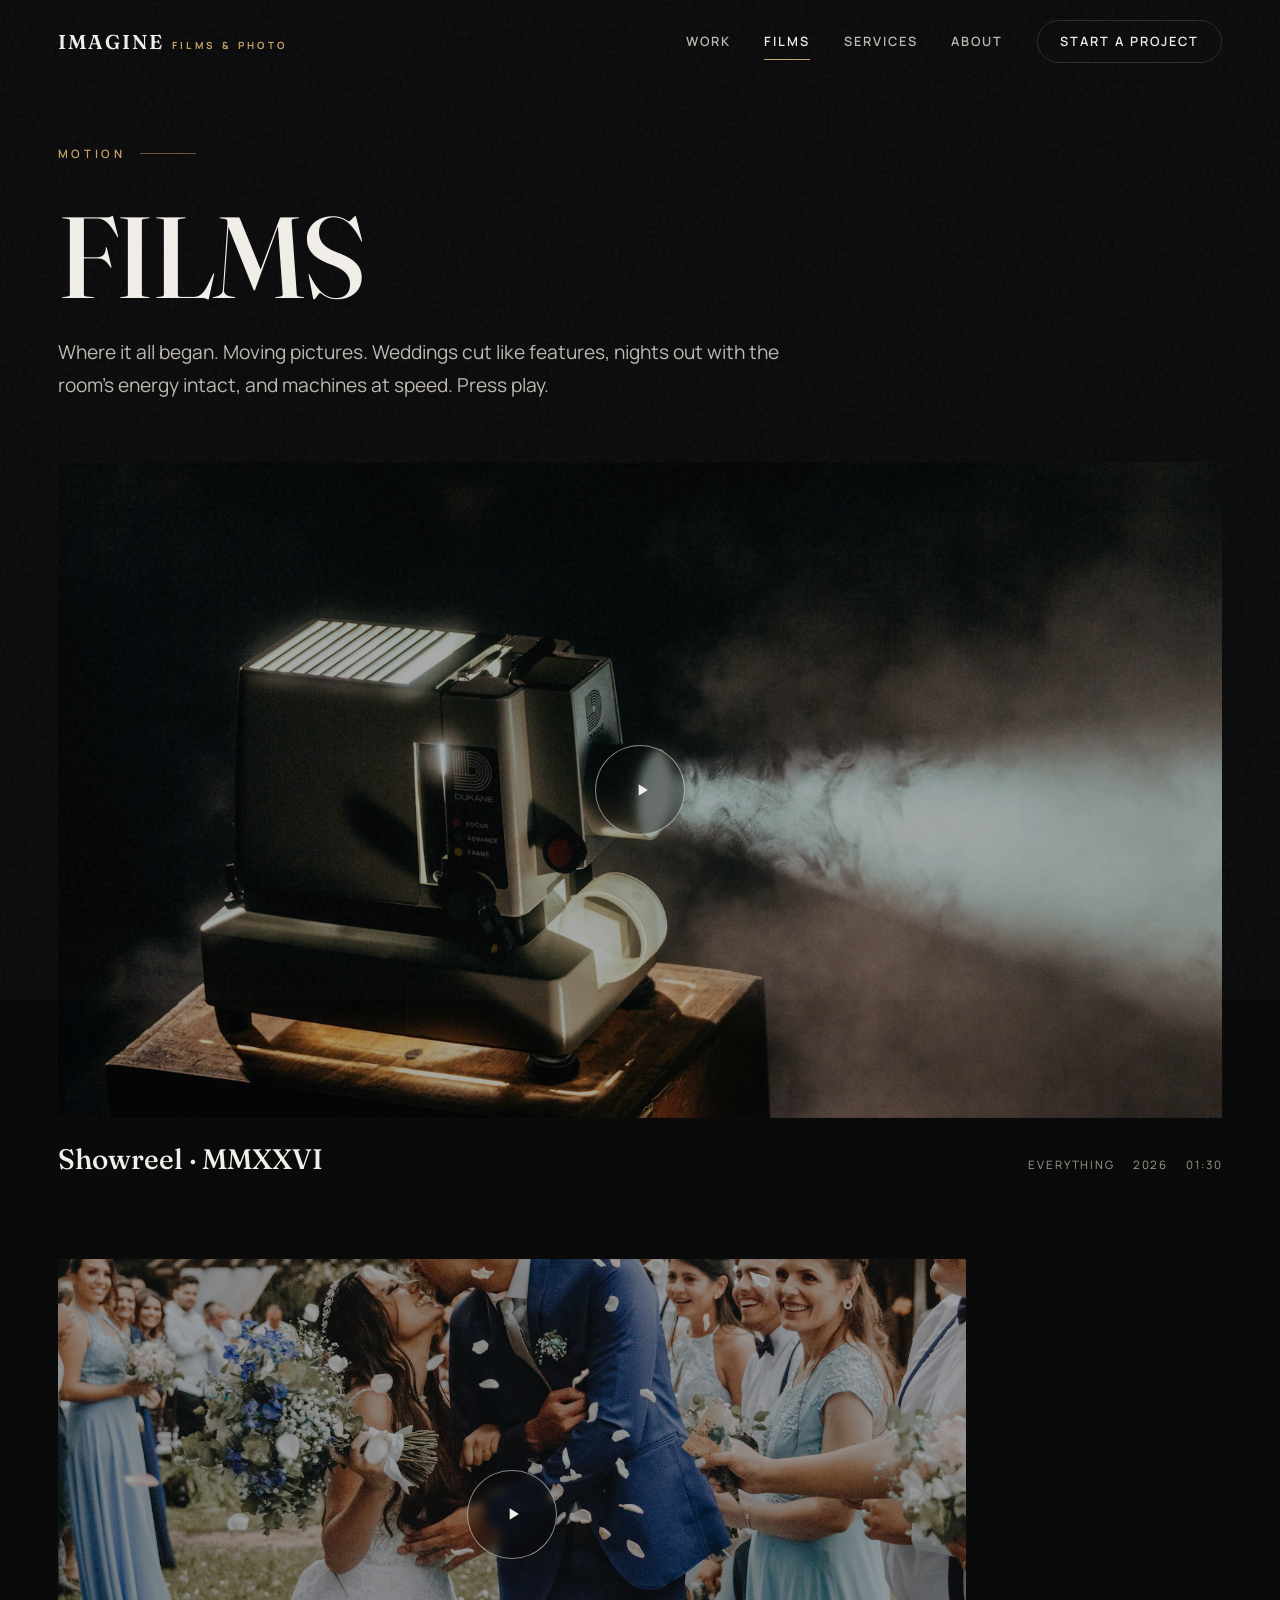
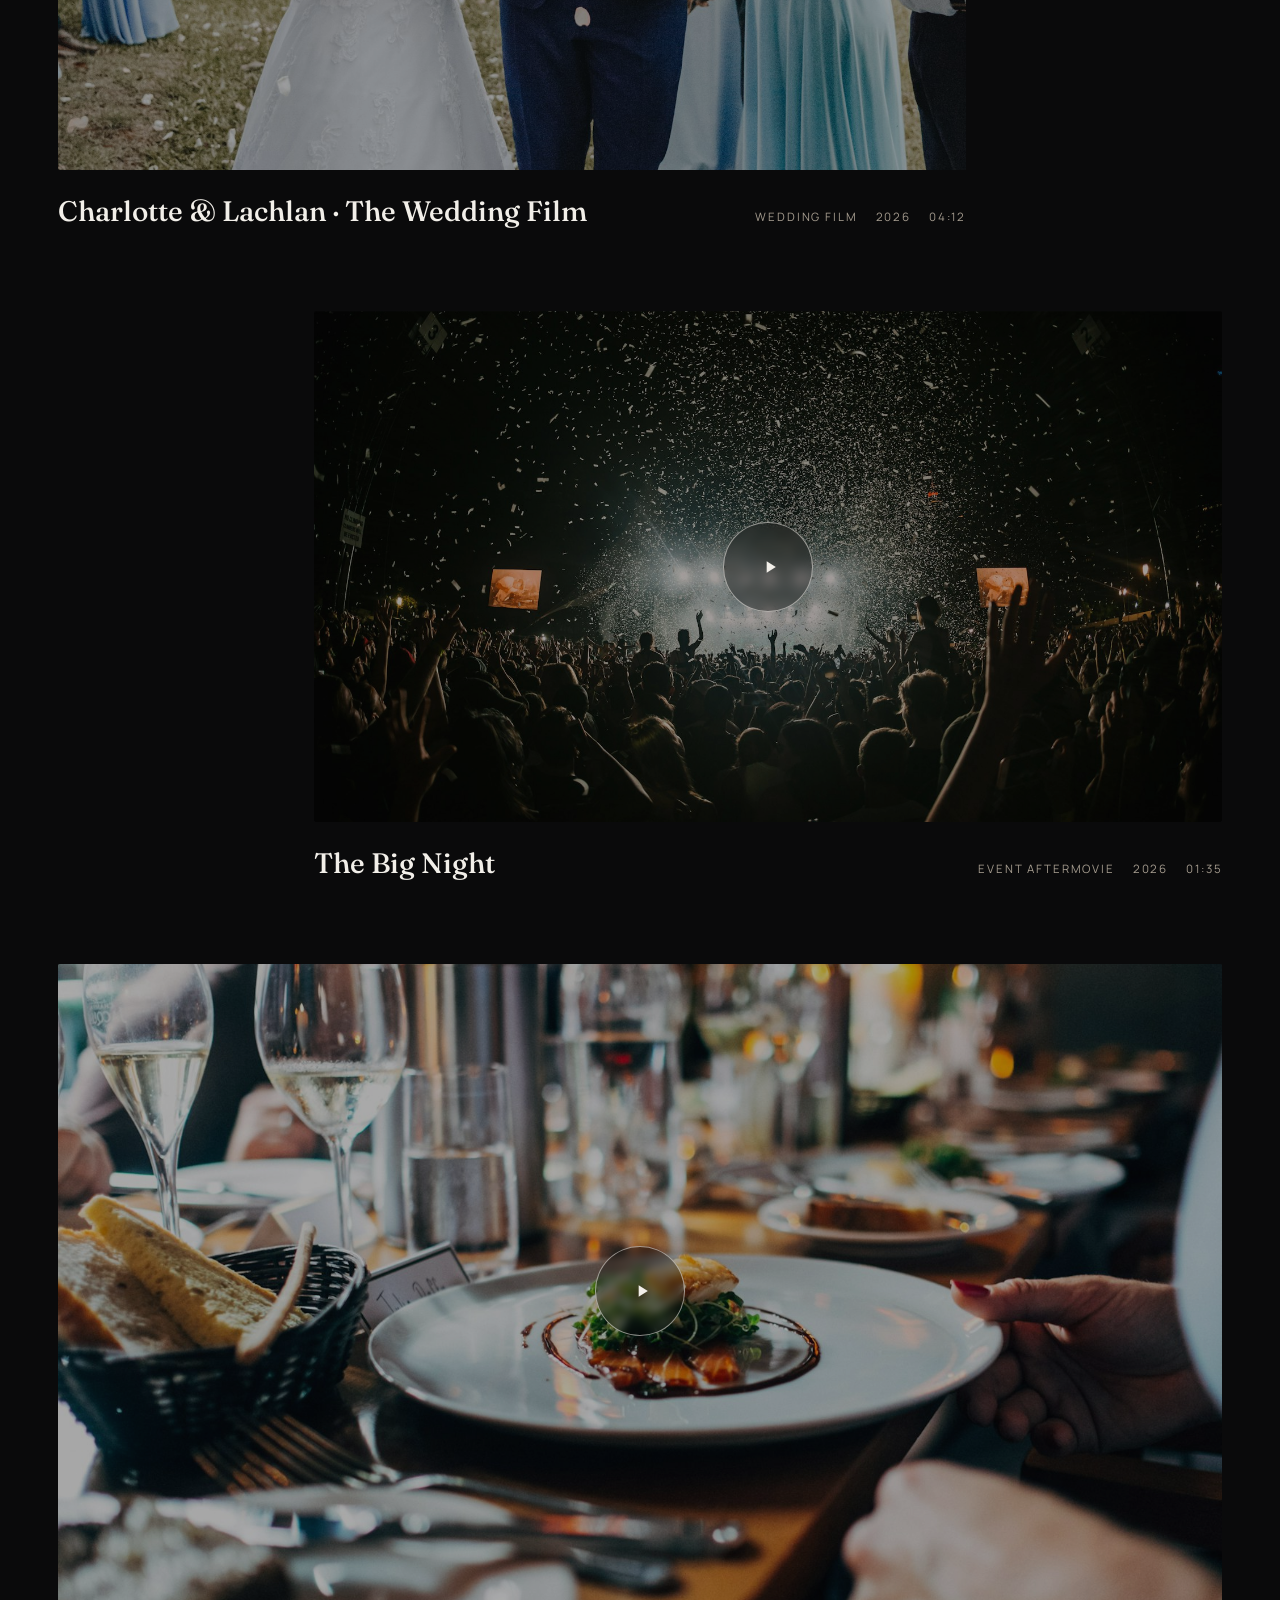
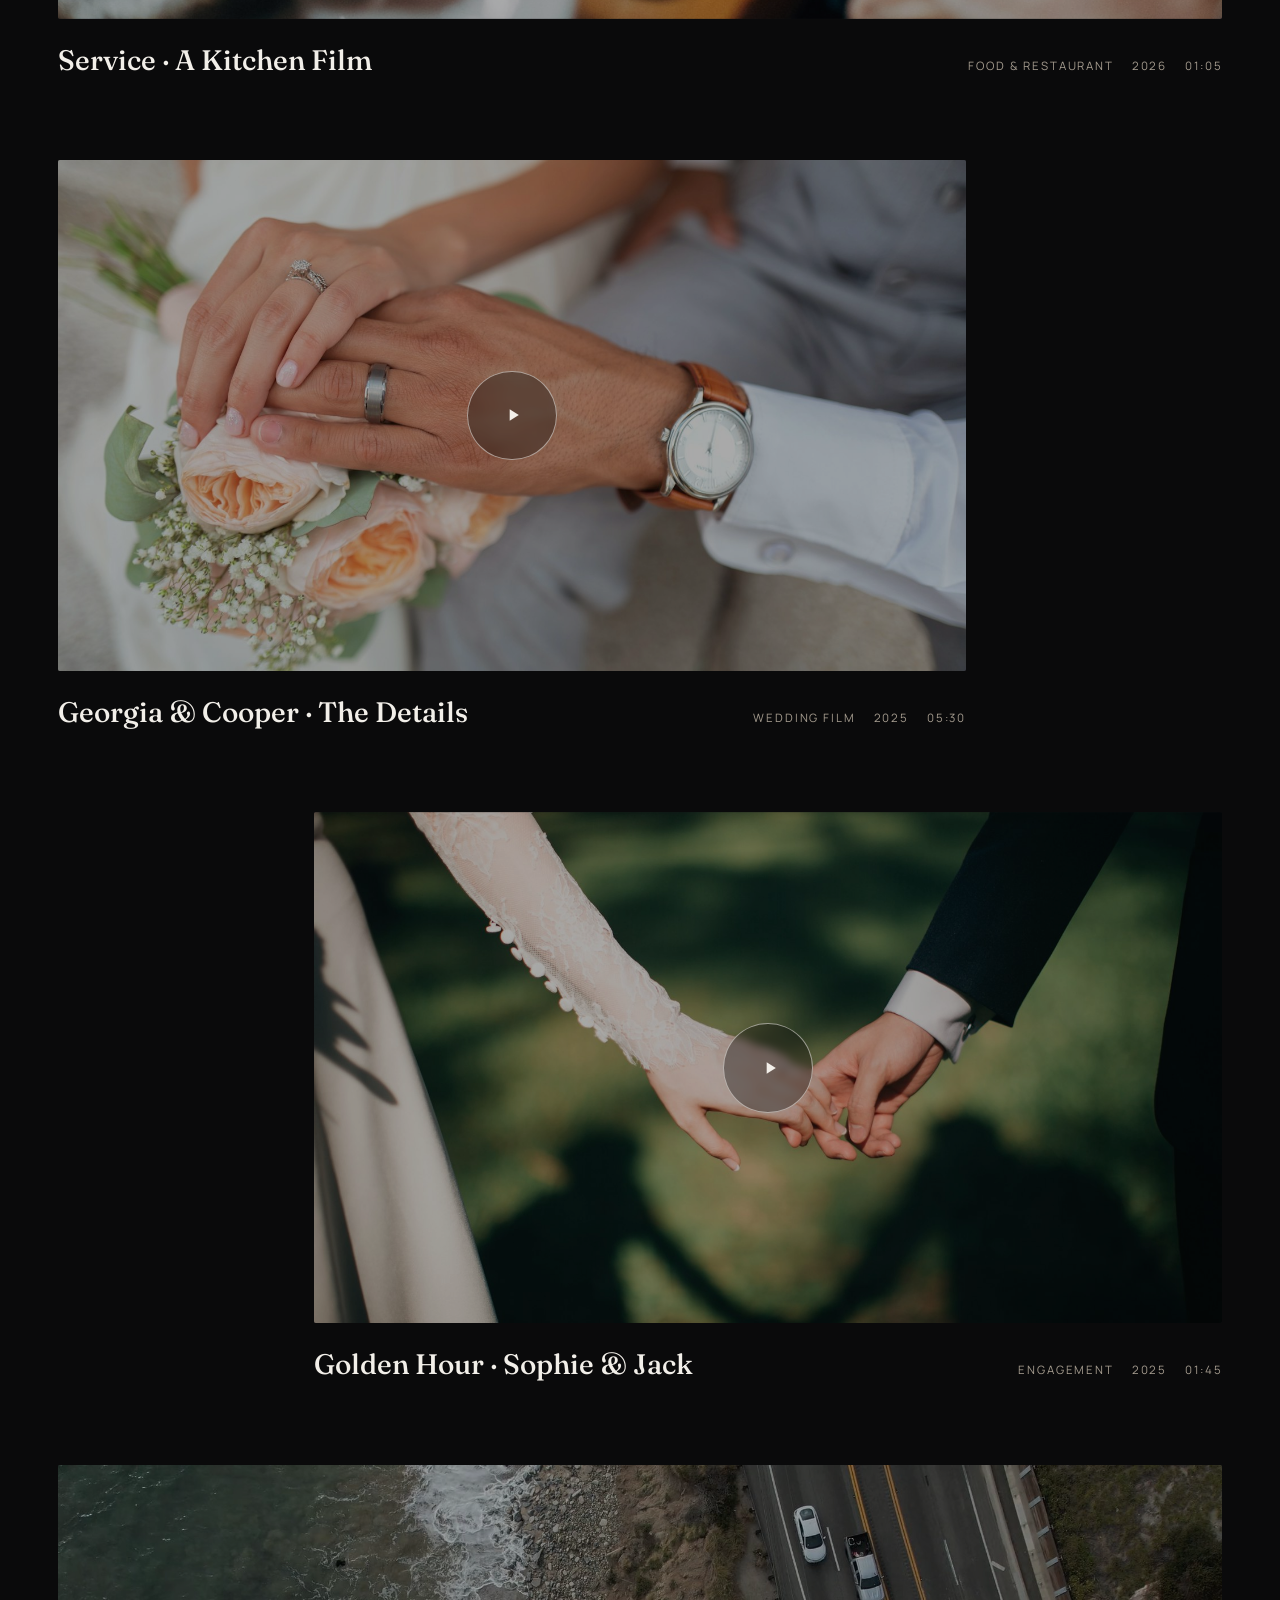
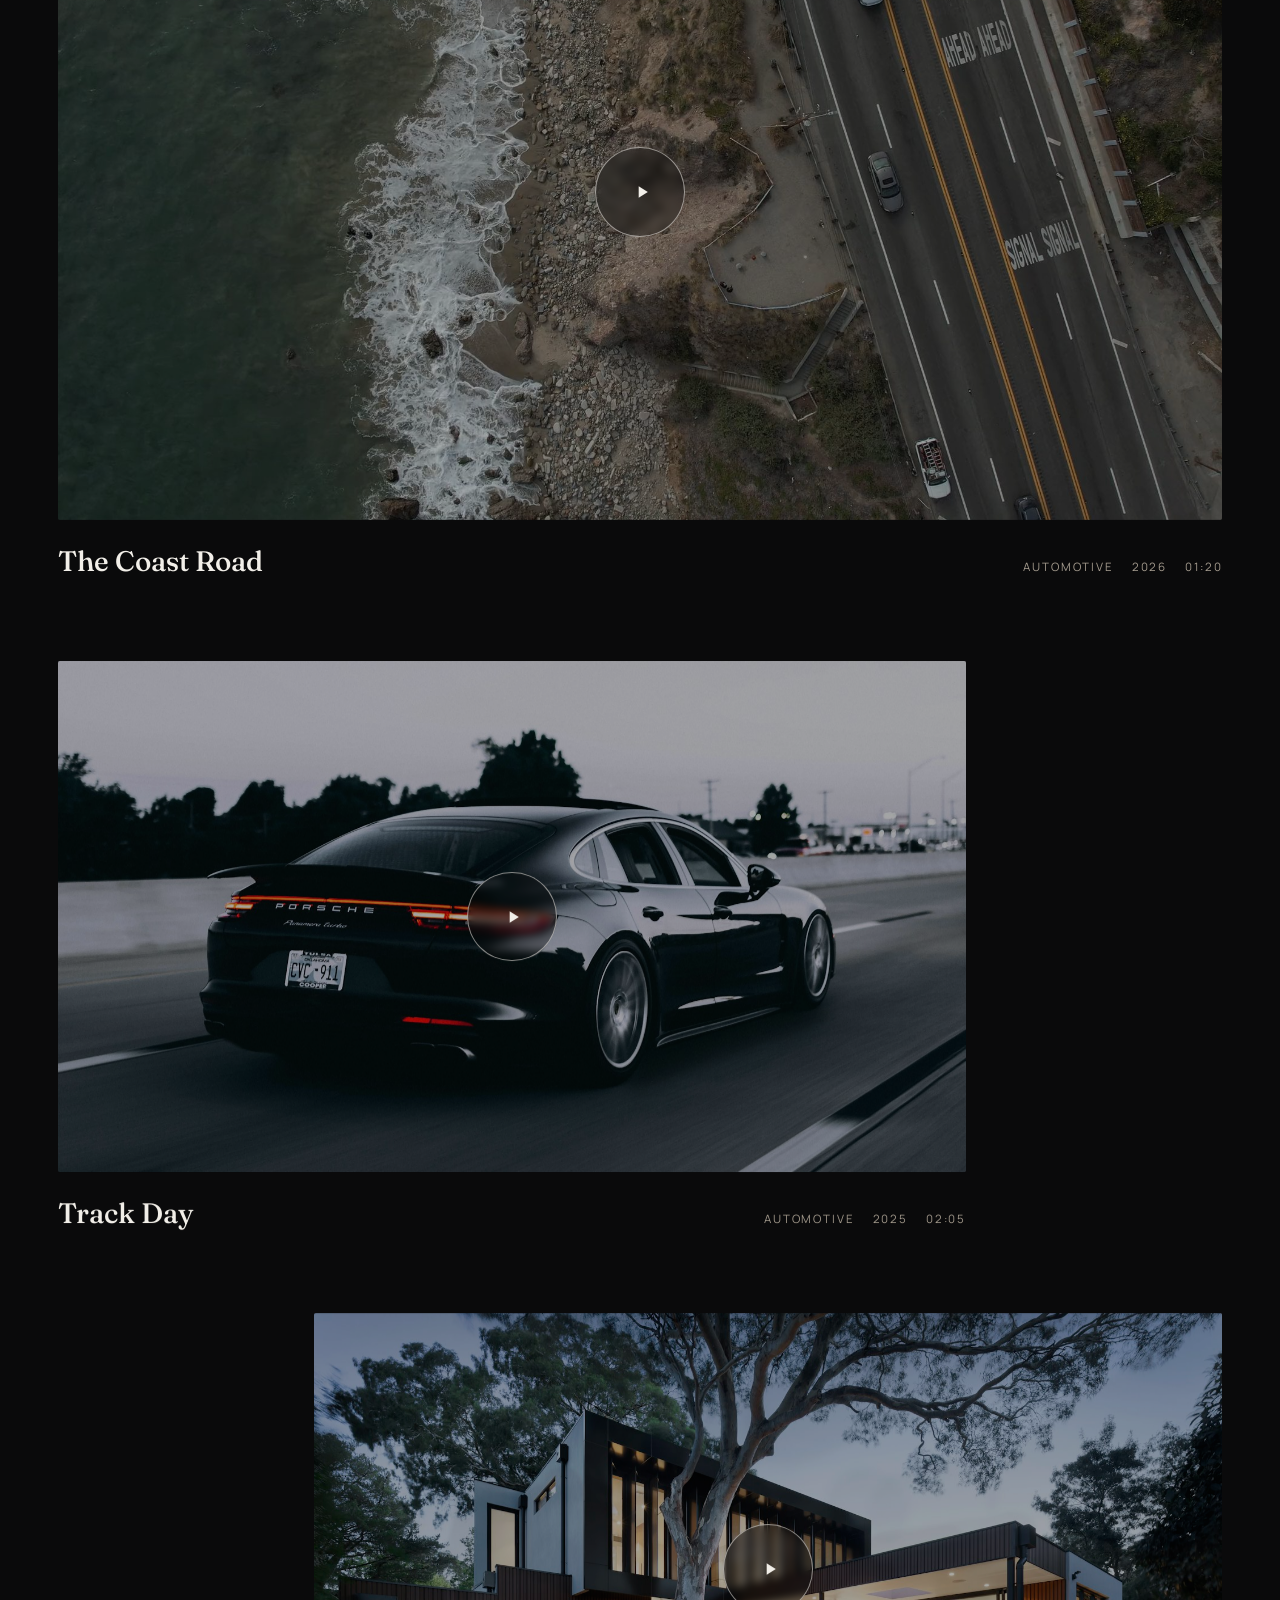
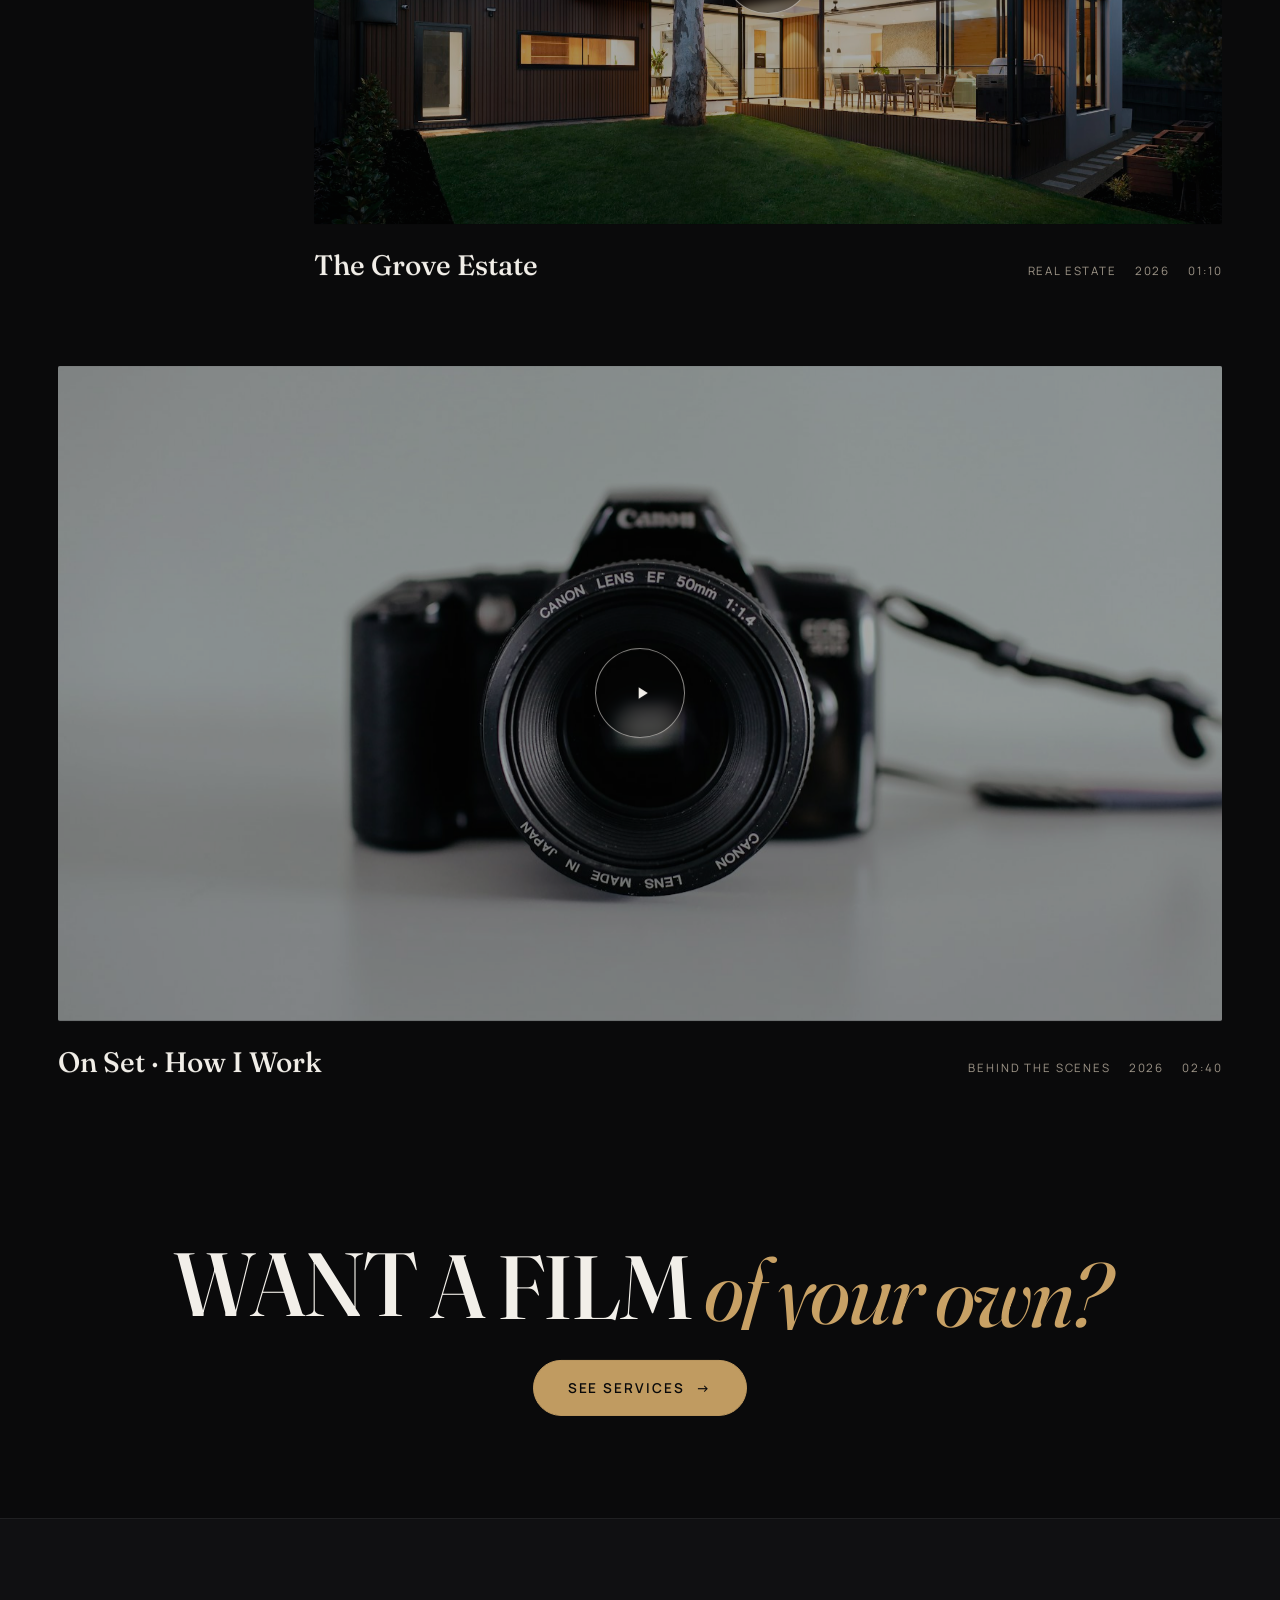
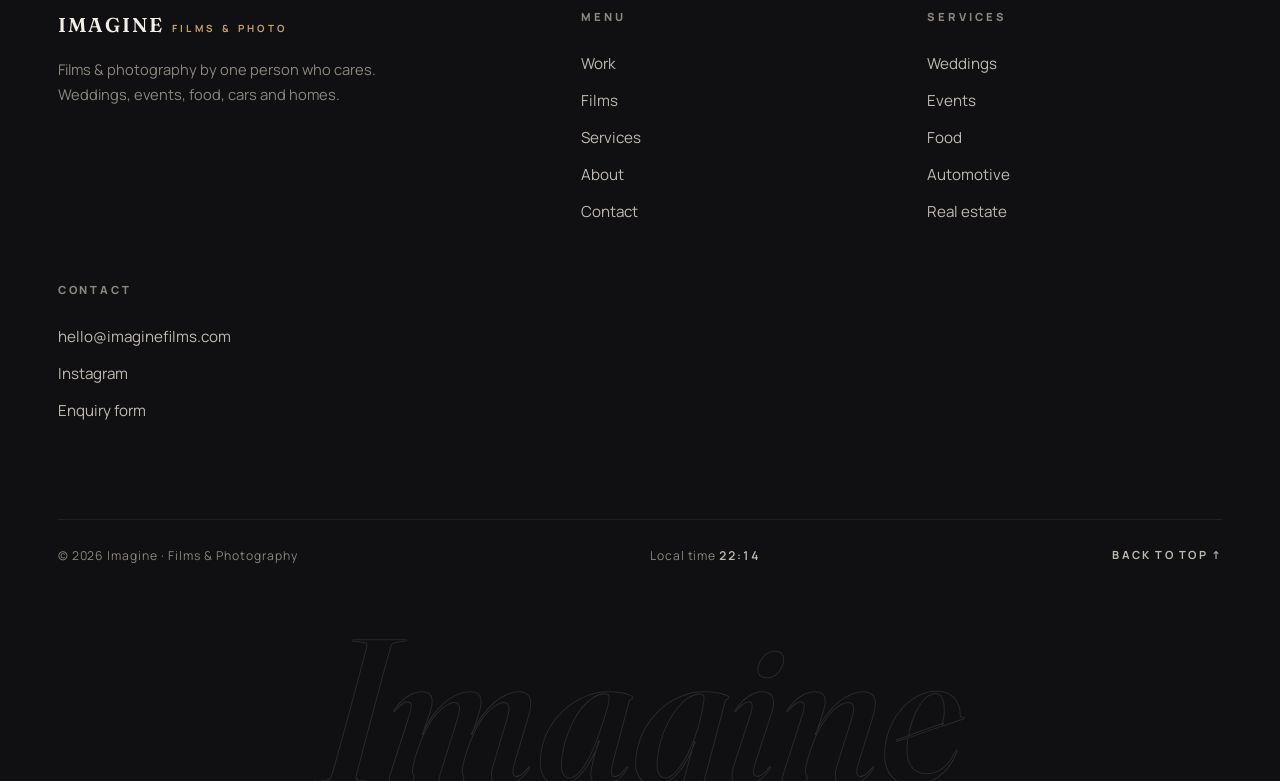
<file: films.html>
<!DOCTYPE html>
<html lang="en">
<head>
  <meta charset="utf-8">
  <meta name="viewport" content="width=device-width, initial-scale=1">
  <title>Films · Imagine</title>
  <meta name="description" content="Wedding films, event aftermovies, kitchen films, automotive shorts and property films, all shot and cut by one person.">
  <link rel="icon" href="assets/img/favicon.svg" type="image/svg+xml">
  <link rel="preconnect" href="https://fonts.googleapis.com">
  <link rel="preconnect" href="https://fonts.gstatic.com" crossorigin>
  <link href="https://fonts.googleapis.com/css2?family=Fraunces:ital,opsz,wght@0,9..144,400;0,9..144,500;0,9..144,600;1,9..144,400;1,9..144,500&family=Manrope:wght@400;500;600;700;800&display=swap" rel="stylesheet">
  <link rel="stylesheet" href="css/style.css">
  <script>document.documentElement.classList.add("js");</script>
</head>
<body>

  <div class="grain" aria-hidden="true"></div>
  <div class="cursor" aria-hidden="true"><span class="cursor-label"></span></div>

  <header class="nav">
    <div class="nav-inner">
      <a href="index.html" class="logo"><b>Imagine</b><span>Films &amp; Photo</span></a>
      <nav class="nav-links" aria-label="Main">
        <a href="work.html">Work</a>
        <a href="films.html" class="is-active">Films</a>
        <a href="packages.html">Services</a>
        <a href="about.html">About</a>
        <a href="contact.html" class="nav-cta">Start a project</a>
      </nav>
      <button class="burger" aria-label="Menu" aria-expanded="false"><span></span><span></span><span></span></button>
    </div>
  </header>

  <div class="mobile-menu">
    <a href="index.html">Home</a>
    <a href="work.html">Work</a>
    <a href="films.html" class="is-active">Films</a>
    <a href="packages.html">Services</a>
    <a href="about.html">About</a>
    <a href="contact.html">Contact</a>
    <div class="mobile-meta"><span>@imagineshortfilms</span><span>Films &amp; Photography</span></div>
  </div>

  <main>
    <section class="page-head container">
      <p class="label">Motion</p>
      <h1 class="h-display" data-split>Films</h1>
      <p class="lead mb-2" data-reveal>Where it all began. Moving pictures. Weddings cut like features, nights out with the room’s energy intact, and machines at speed. Press play.</p>
    </section>

    <section class="section container">
      <div class="film-list">

        <article class="film-block" data-reveal>
          <div class="film-player">
            <div class="film-poster"><img src="assets/img/bts-01.jpg" alt="Showreel poster, production light on set" loading="lazy"></div>
            <div class="film-play"><span class="ring"><svg viewBox="0 0 24 24" aria-hidden="true"><path d="M8 5v14l11-7z"/></svg></span></div>
            <video preload="none" playsinline data-src="assets/video/showreel.mp4"></video>
          </div>
          <div class="film-info">
            <h3>Showreel · MMXXVI</h3>
            <div class="film-tags"><span>Everything</span><span>2026</span><span>01:30</span></div>
          </div>
        </article>

        <article class="film-block" data-reveal>
          <div class="film-player">
            <div class="film-poster"><img src="assets/img/wed-05.jpg" alt="Charlotte and Lachlan wedding film poster, confetti over the newlyweds" loading="lazy"></div>
            <div class="film-play"><span class="ring"><svg viewBox="0 0 24 24" aria-hidden="true"><path d="M8 5v14l11-7z"/></svg></span></div>
            <video preload="none" playsinline data-src="assets/video/film-wed-01.mp4"></video>
          </div>
          <div class="film-info">
            <h3>Charlotte &amp; Lachlan · The Wedding Film</h3>
            <div class="film-tags"><span>Wedding film</span><span>2026</span><span>04:12</span></div>
          </div>
        </article>

        <article class="film-block" data-reveal>
          <div class="film-player">
            <div class="film-poster"><img src="assets/img/ev-04.jpg" alt="The Big Night aftermovie poster, confetti over a packed venue" loading="lazy"></div>
            <div class="film-play"><span class="ring"><svg viewBox="0 0 24 24" aria-hidden="true"><path d="M8 5v14l11-7z"/></svg></span></div>
            <video preload="none" playsinline data-src="assets/video/film-event-01.mp4"></video>
          </div>
          <div class="film-info">
            <h3>The Big Night</h3>
            <div class="film-tags"><span>Event aftermovie</span><span>2026</span><span>01:35</span></div>
          </div>
        </article>

        <article class="film-block" data-reveal>
          <div class="film-player">
            <div class="film-poster"><img src="assets/img/fd-01.jpg" alt="Service kitchen film poster, plate being served at a set table" loading="lazy"></div>
            <div class="film-play"><span class="ring"><svg viewBox="0 0 24 24" aria-hidden="true"><path d="M8 5v14l11-7z"/></svg></span></div>
            <video preload="none" playsinline data-src="assets/video/film-food-01.mp4"></video>
          </div>
          <div class="film-info">
            <h3>Service · A Kitchen Film</h3>
            <div class="film-tags"><span>Food &amp; restaurant</span><span>2026</span><span>01:05</span></div>
          </div>
        </article>

        <article class="film-block" data-reveal>
          <div class="film-player">
            <div class="film-poster"><img src="assets/img/wed-03.jpg" alt="Wedding details film poster, hands and rings close-up" loading="lazy"></div>
            <div class="film-play"><span class="ring"><svg viewBox="0 0 24 24" aria-hidden="true"><path d="M8 5v14l11-7z"/></svg></span></div>
            <video preload="none" playsinline data-src="assets/video/film-wed-02.mp4"></video>
          </div>
          <div class="film-info">
            <h3>Georgia &amp; Cooper · The Details</h3>
            <div class="film-tags"><span>Wedding film</span><span>2025</span><span>05:30</span></div>
          </div>
        </article>

        <article class="film-block" data-reveal>
          <div class="film-player">
            <div class="film-poster"><img src="assets/img/wed-08.jpg" alt="Golden hour engagement film poster, couple hand in hand" loading="lazy"></div>
            <div class="film-play"><span class="ring"><svg viewBox="0 0 24 24" aria-hidden="true"><path d="M8 5v14l11-7z"/></svg></span></div>
            <video preload="none" playsinline data-src="assets/video/film-couple.mp4"></video>
          </div>
          <div class="film-info">
            <h3>Golden Hour · Sophie &amp; Jack</h3>
            <div class="film-tags"><span>Engagement</span><span>2025</span><span>01:45</span></div>
          </div>
        </article>

        <article class="film-block" data-reveal>
          <div class="film-player">
            <div class="film-poster"><img src="assets/img/car-09.jpg" alt="The Coast Road film poster, aerial of a coastal highway" loading="lazy"></div>
            <div class="film-play"><span class="ring"><svg viewBox="0 0 24 24" aria-hidden="true"><path d="M8 5v14l11-7z"/></svg></span></div>
            <video preload="none" playsinline data-src="assets/video/film-car-01.mp4"></video>
          </div>
          <div class="film-info">
            <h3>The Coast Road</h3>
            <div class="film-tags"><span>Automotive</span><span>2026</span><span>01:20</span></div>
          </div>
        </article>

        <article class="film-block" data-reveal>
          <div class="film-player">
            <div class="film-poster"><img src="assets/img/car-01.jpg" alt="Track Day film poster, sports car on the road" loading="lazy"></div>
            <div class="film-play"><span class="ring"><svg viewBox="0 0 24 24" aria-hidden="true"><path d="M8 5v14l11-7z"/></svg></span></div>
            <video preload="none" playsinline data-src="assets/video/film-car-02.mp4"></video>
          </div>
          <div class="film-info">
            <h3>Track Day</h3>
            <div class="film-tags"><span>Automotive</span><span>2025</span><span>02:05</span></div>
          </div>
        </article>

        <article class="film-block" data-reveal>
          <div class="film-player">
            <div class="film-poster"><img src="assets/img/re-02.jpg" alt="The Grove Estate property film poster, architectural house at dusk" loading="lazy"></div>
            <div class="film-play"><span class="ring"><svg viewBox="0 0 24 24" aria-hidden="true"><path d="M8 5v14l11-7z"/></svg></span></div>
            <video preload="none" playsinline data-src="assets/video/film-re-01.mp4"></video>
          </div>
          <div class="film-info">
            <h3>The Grove Estate</h3>
            <div class="film-tags"><span>Real estate</span><span>2026</span><span>01:10</span></div>
          </div>
        </article>


        <article class="film-block" data-reveal>
          <div class="film-player">
            <div class="film-poster"><img src="assets/img/bts-03.jpg" alt="Behind the scenes film poster" loading="lazy"></div>
            <div class="film-play"><span class="ring"><svg viewBox="0 0 24 24" aria-hidden="true"><path d="M8 5v14l11-7z"/></svg></span></div>
            <video preload="none" playsinline data-src="assets/video/film-bts-01.mp4"></video>
          </div>
          <div class="film-info">
            <h3>On Set · How I Work</h3>
            <div class="film-tags"><span>Behind the scenes</span><span>2026</span><span>02:40</span></div>
          </div>
        </article>

      </div>
    </section>

    <section class="cta-band container">
      <h2 class="h-display" data-split>Want a film <em>of your own?</em></h2>
      <a href="packages.html" class="btn btn-solid" data-reveal>See services <span class="arr">→</span></a>
    </section>
  </main>

  <footer class="footer">
    <div class="container">
      <div class="footer-main">
        <div class="footer-brand">
          <a href="index.html" class="logo"><b>Imagine</b><span>Films &amp; Photo</span></a>
          <p>Films &amp; photography by one person who cares. Weddings, events, food, cars and homes.</p>
        </div>
        <div class="footer-col">
          <h5>Menu</h5>
          <a href="work.html">Work</a>
          <a href="films.html">Films</a>
          <a href="packages.html">Services</a>
          <a href="about.html">About</a>
          <a href="contact.html">Contact</a>
        </div>
        <div class="footer-col">
          <h5>Services</h5>
          <a href="packages.html#weddings">Weddings</a>
          <a href="packages.html#events">Events</a>
          <a href="packages.html#food">Food</a>
          <a href="packages.html#automotive">Automotive</a>
          <a href="packages.html#realestate">Real estate</a>
        </div>
        <div class="footer-col">
          <h5>Contact</h5>
          <a href="mailto:hello@imaginefilms.com">hello@imaginefilms.com</a>
          <a href="https://instagram.com/imagineshortfilms" target="_blank" rel="noopener">Instagram</a>
          <a href="contact.html">Enquiry form</a>
        </div>
      </div>
      <div class="footer-bottom">
        <span>© <span data-year>2026</span> Imagine · Films &amp; Photography</span>
        <span class="f-time">Local time <b data-time>--:--</b></span>
        <button class="up" data-scroll-top>Back to top ↑</button>
      </div>
      <div class="footer-mark" aria-hidden="true">Imagine</div>
    </div>
  </footer>

  <div class="lightbox" aria-hidden="true">
    <button class="lb-btn lb-close" aria-label="Close">✕</button>
    <button class="lb-btn lb-prev" aria-label="Previous">←</button>
    <button class="lb-btn lb-next" aria-label="Next">→</button>
    <div class="lightbox-stage">
      <div class="lb-media"></div>
      <div class="lightbox-cap"><span class="lb-title"></span><span class="lb-count"></span></div>
    </div>
  </div>

  <script src="js/vendor/gsap.min.js"></script>
  <script src="js/vendor/ScrollTrigger.min.js"></script>
  <script src="js/vendor/lenis.min.js"></script>
  <script src="js/vendor/split-type.min.js"></script>
  <script src="js/main.js"></script>
</body>
</html>
</file>
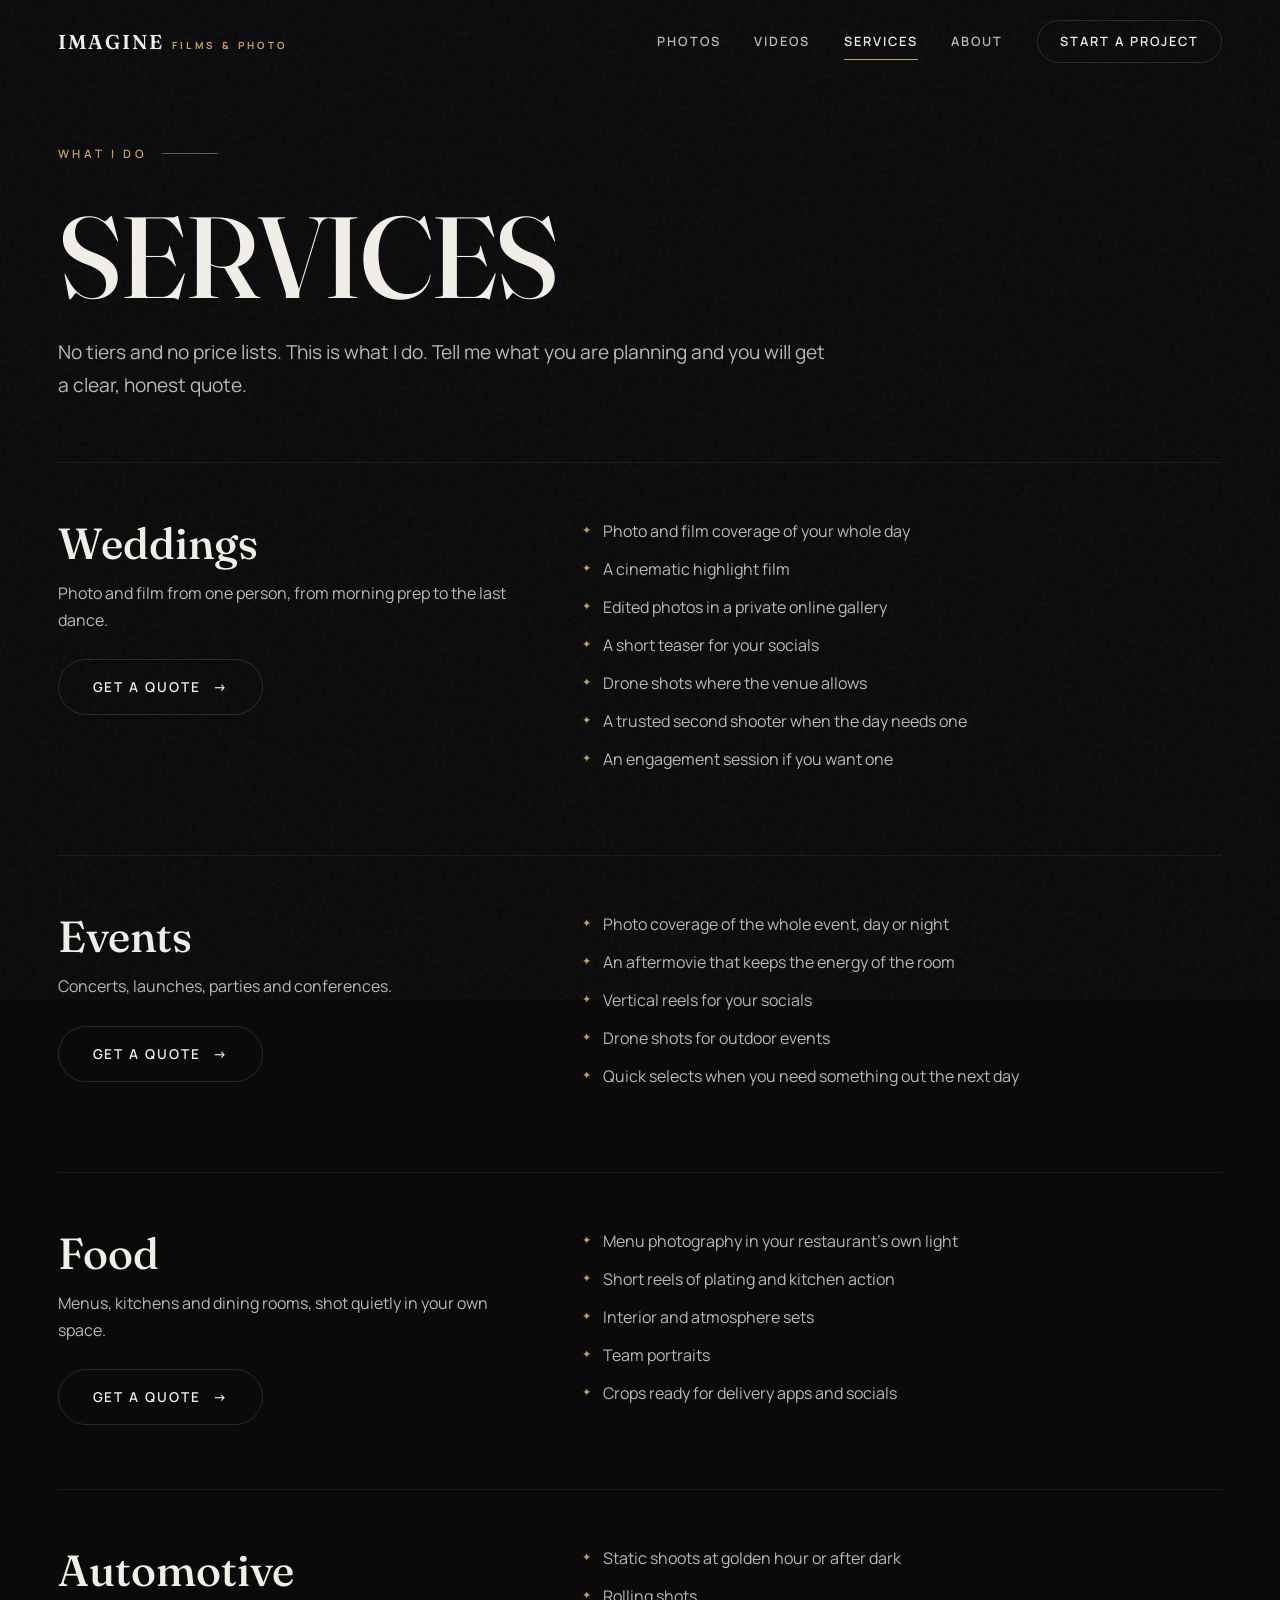
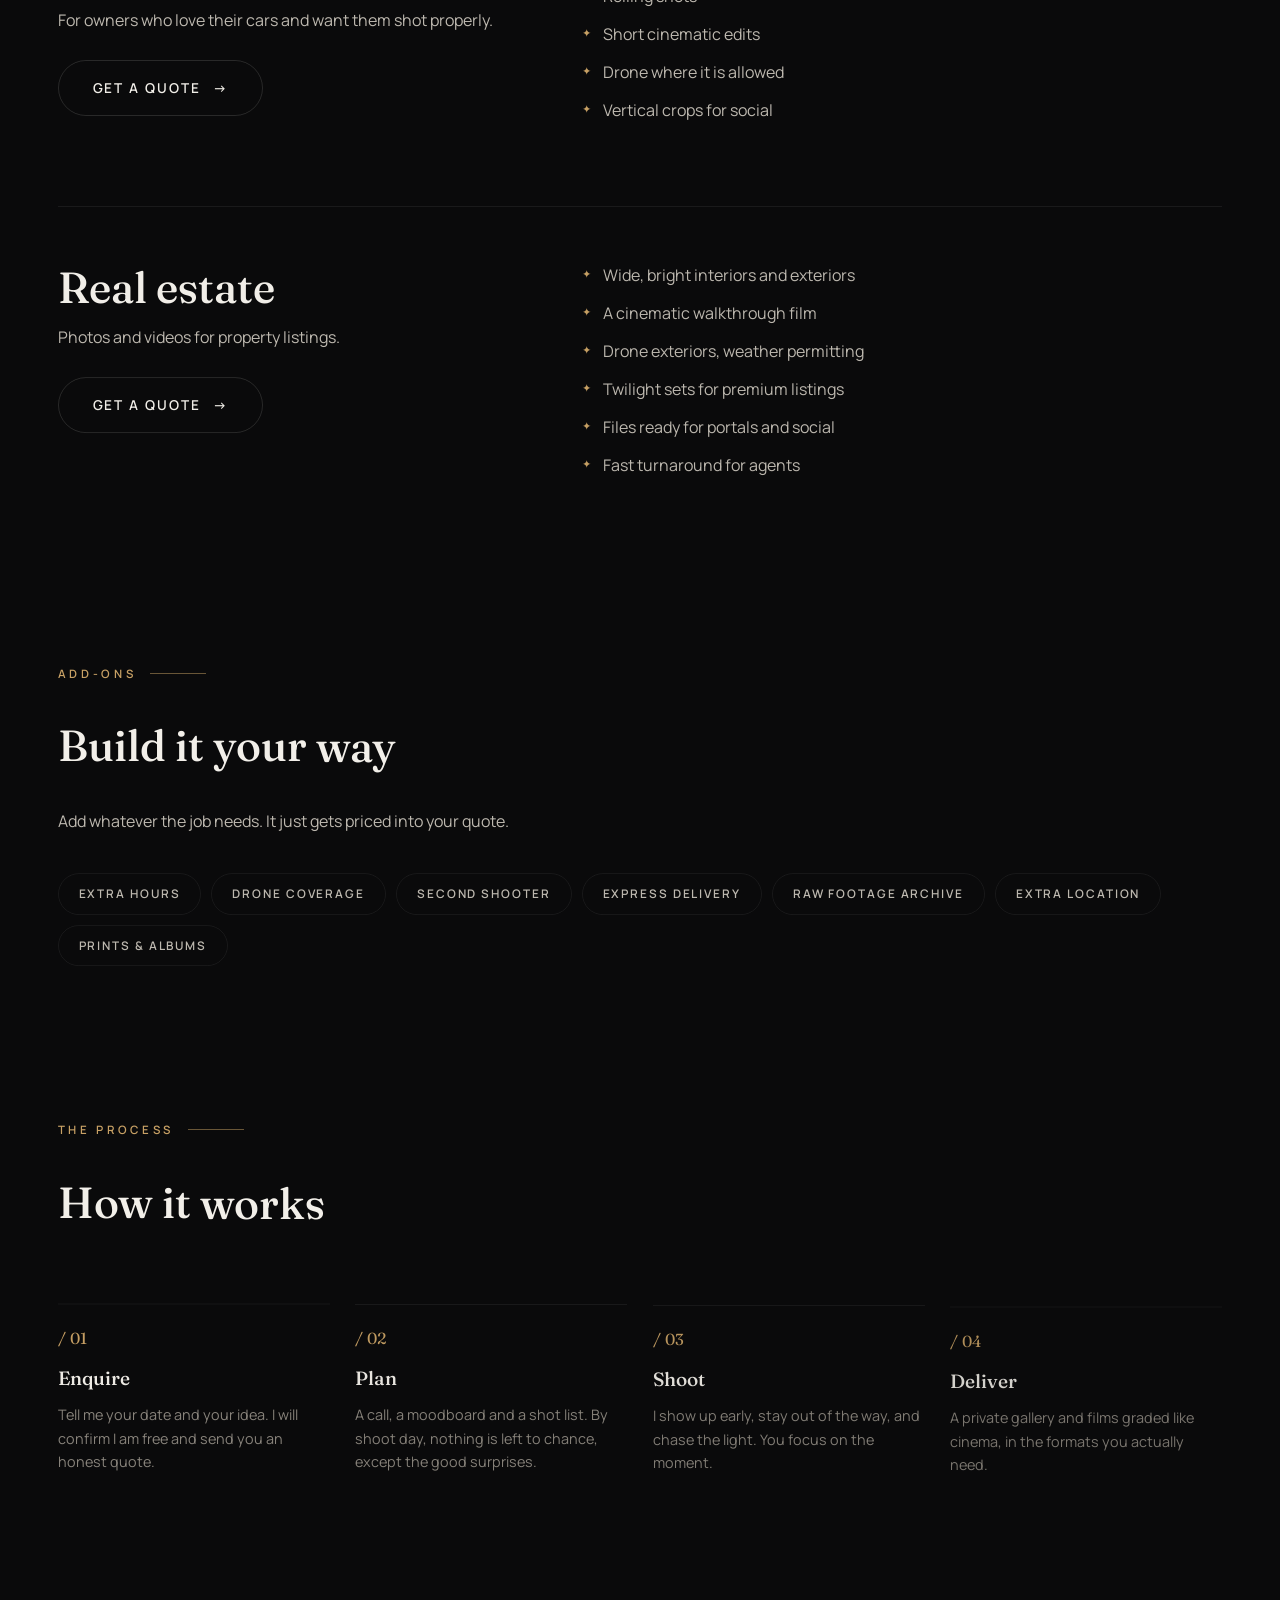
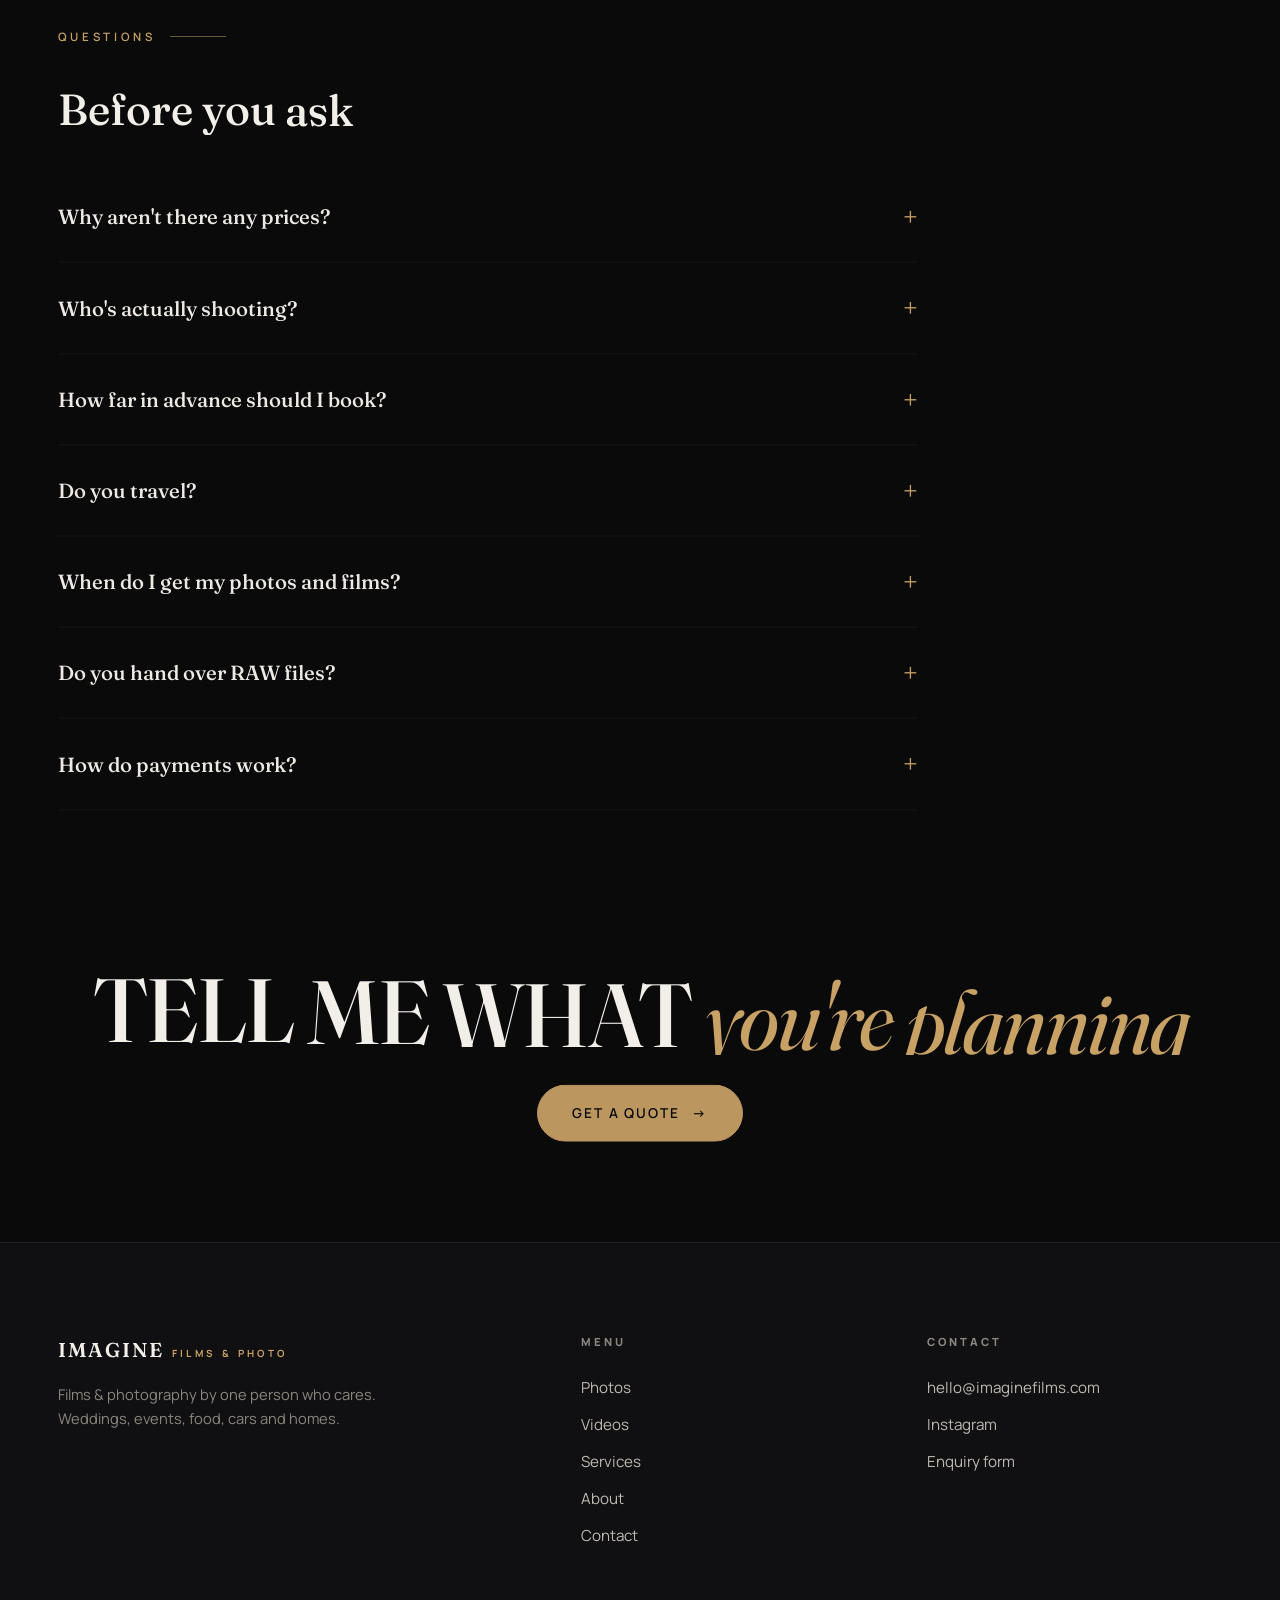
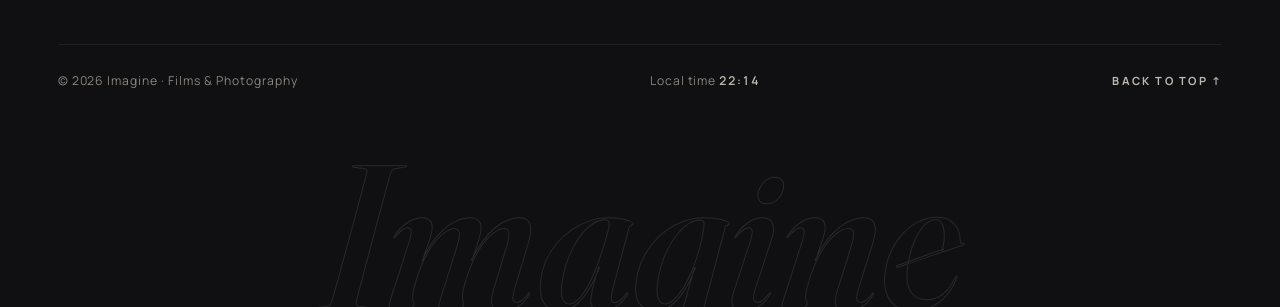
<file: packages.html>
<!DOCTYPE html>
<html lang="en">
<head>
  <meta charset="utf-8">
  <meta name="viewport" content="width=device-width, initial-scale=1">
  <title>Services · Imagine</title>
  <meta name="description" content="What Eddie shoots at Imagine: weddings, events, food, automotive and real estate. No tiers, no price lists, every job gets an honest quote.">
  <link rel="icon" href="assets/img/favicon.svg" type="image/svg+xml">
  <link rel="preconnect" href="https://fonts.googleapis.com">
  <link rel="preconnect" href="https://fonts.gstatic.com" crossorigin>
  <link href="https://fonts.googleapis.com/css2?family=Fraunces:ital,opsz,wght@0,9..144,400;0,9..144,500;0,9..144,600;1,9..144,400;1,9..144,500&family=Manrope:wght@400;500;600;700;800&display=swap" rel="stylesheet">
  <link rel="stylesheet" href="css/style.css">
  <script>document.documentElement.classList.add("js");</script>
</head>
<body>

  <div class="grain" aria-hidden="true"></div>
  <div class="cursor" aria-hidden="true"><span class="cursor-label"></span></div>

  <header class="nav">
    <div class="nav-inner">
      <a href="index.html" class="logo"><b>Imagine</b><span>Films &amp; Photo</span></a>
      <nav class="nav-links" aria-label="Main">
        <a href="photos.html">Photos</a>
        <a href="videos.html">Videos</a>
        <a href="packages.html" class="is-active">Services</a>
        <a href="about.html">About</a>
        <a href="contact.html" class="nav-cta">Start a project</a>
      </nav>
      <button class="burger" aria-label="Menu" aria-expanded="false"><span></span><span></span><span></span></button>
    </div>
  </header>

  <div class="mobile-menu">
    <a href="index.html">Home</a>
    <a href="photos.html">Photos</a>
    <a href="videos.html">Videos</a>
    <a href="packages.html" class="is-active">Services</a>
    <a href="about.html">About</a>
    <a href="contact.html">Contact</a>
    <div class="mobile-meta"><span>@imagineshortfilms</span><span>Films &amp; Photography</span></div>
  </div>

  <main>
    <section class="page-head container">
      <p class="label">What I do</p>
      <h1 class="h-display" data-split>Services</h1>
      <p class="lead" data-reveal>No tiers and no price lists. This is what I do. Tell me what you are planning and you will get a clear, honest quote.</p>
    </section>

    <section class="section container">

      <!-- SERVICES -->
      <div class="svc-block" id="weddings">
        <div class="svc-head" data-reveal>
          <h2 class="h-lg">Weddings</h2>
          <p class="dim">Photo and film from one person, from morning prep to the last dance.</p>
          <a href="contact.html" class="btn">Get a quote <span class="arr">→</span></a>
        </div>
        <ul class="pkg-list svc-list" data-reveal data-delay="0.08">
          <li>Photo and film coverage of your whole day</li>
          <li>A cinematic highlight film</li>
          <li>Edited photos in a private online gallery</li>
          <li>A short teaser for your socials</li>
          <li>Drone shots where the venue allows</li>
          <li>A trusted second shooter when the day needs one</li>
          <li>An engagement session if you want one</li>
        </ul>
      </div>

      <div class="svc-block" id="events">
        <div class="svc-head" data-reveal>
          <h2 class="h-lg">Events</h2>
          <p class="dim">Concerts, launches, parties and conferences.</p>
          <a href="contact.html" class="btn">Get a quote <span class="arr">→</span></a>
        </div>
        <ul class="pkg-list svc-list" data-reveal data-delay="0.08">
          <li>Photo coverage of the whole event, day or night</li>
          <li>An aftermovie that keeps the energy of the room</li>
          <li>Vertical reels for your socials</li>
          <li>Drone shots for outdoor events</li>
          <li>Quick selects when you need something out the next day</li>
        </ul>
      </div>

      <div class="svc-block" id="food">
        <div class="svc-head" data-reveal>
          <h2 class="h-lg">Food</h2>
          <p class="dim">Menus, kitchens and dining rooms, shot quietly in your own space.</p>
          <a href="contact.html" class="btn">Get a quote <span class="arr">→</span></a>
        </div>
        <ul class="pkg-list svc-list" data-reveal data-delay="0.08">
          <li>Menu photography in your restaurant's own light</li>
          <li>Short reels of plating and kitchen action</li>
          <li>Interior and atmosphere sets</li>
          <li>Team portraits</li>
          <li>Crops ready for delivery apps and socials</li>
        </ul>
      </div>

      <div class="svc-block" id="automotive">
        <div class="svc-head" data-reveal>
          <h2 class="h-lg">Automotive</h2>
          <p class="dim">For owners who love their cars and want them shot properly.</p>
          <a href="contact.html" class="btn">Get a quote <span class="arr">→</span></a>
        </div>
        <ul class="pkg-list svc-list" data-reveal data-delay="0.08">
          <li>Static shoots at golden hour or after dark</li>
          <li>Rolling shots</li>
          <li>Short cinematic edits</li>
          <li>Drone where it is allowed</li>
          <li>Vertical crops for social</li>
        </ul>
      </div>

      <div class="svc-block" id="realestate">
        <div class="svc-head" data-reveal>
          <h2 class="h-lg">Real estate</h2>
          <p class="dim">Photos and videos for property listings.</p>
          <a href="contact.html" class="btn">Get a quote <span class="arr">→</span></a>
        </div>
        <ul class="pkg-list svc-list" data-reveal data-delay="0.08">
          <li>Wide, bright interiors and exteriors</li>
          <li>A cinematic walkthrough film</li>
          <li>Drone exteriors, weather permitting</li>
          <li>Twilight sets for premium listings</li>
          <li>Files ready for portals and social</li>
          <li>Fast turnaround for agents</li>
        </ul>
      </div>
    </section>

    <!-- ADD-ONS -->
    <section class="section container">
      <p class="label">Add-ons</p>
      <h2 class="h-lg mb-1" data-split>Build it your way</h2>
      <p class="dim" data-reveal>Add whatever the job needs. It just gets priced into your quote.</p>
      <div class="chips-row mt-1" data-reveal>
        <span>Extra hours</span><span>Drone coverage</span><span>Second shooter</span><span>Express delivery</span><span>Raw footage archive</span><span>Extra location</span><span>Prints &amp; albums</span>
      </div>
    </section>

    <!-- HOW IT WORKS -->
    <section class="section-lg container">
      <p class="label">The process</p>
      <h2 class="h-lg mb-2" data-split>How it works</h2>
      <div class="steps">
        <div class="step" data-reveal>
          <span class="n">/ 01</span>
          <h4>Enquire</h4>
          <p>Tell me your date and your idea. I will confirm I am free and send you an honest quote.</p>
        </div>
        <div class="step" data-reveal data-delay="0.08">
          <span class="n">/ 02</span>
          <h4>Plan</h4>
          <p>A call, a moodboard and a shot list. By shoot day, nothing is left to chance, except the good surprises.</p>
        </div>
        <div class="step" data-reveal data-delay="0.16">
          <span class="n">/ 03</span>
          <h4>Shoot</h4>
          <p>I show up early, stay out of the way, and chase the light. You focus on the moment.</p>
        </div>
        <div class="step" data-reveal data-delay="0.24">
          <span class="n">/ 04</span>
          <h4>Deliver</h4>
          <p>A private gallery and films graded like cinema, in the formats you actually need.</p>
        </div>
      </div>
    </section>

    <!-- FAQ -->
    <section class="section container">
      <p class="label">Questions</p>
      <h2 class="h-lg mb-1" data-split>Before you ask</h2>
      <div class="faq mt-1" data-reveal>
        <details>
          <summary>Why aren't there any prices?</summary>
          <p>Because a backyard wedding and a huge one are not the same job, and pretending they are helps no one. Tell me what you are planning and you will get a clear, fixed quote. No surprises, no upselling.</p>
        </details>
        <details>
          <summary>Who's actually shooting?</summary>
          <p>Just me, Eddie. No rotating crew, no juniors sent in my place. If a day genuinely needs a second pair of hands, I bring someone I trust, and I will tell you that up front.</p>
        </details>
        <details>
          <summary>How far in advance should I book?</summary>
          <p>Popular wedding dates go early, so reach out as soon as you have yours. Events, food and everything else can usually be sorted within a couple of weeks. A deposit locks the date in.</p>
        </details>
        <details>
          <summary>Do you travel?</summary>
          <p>Happily. Nearby travel is included, and for anything further you just cover the travel costs, quoted up front with no markup.</p>
        </details>
        <details>
          <summary>When do I get my photos and films?</summary>
          <p>It depends on the job and the season, and I would rather deliver it right than deliver it fast. You always get a sneak peek early so you have something to share.</p>
        </details>
        <details>
          <summary>Do you hand over RAW files?</summary>
          <p>Not usually, because the edit is half the work. If you need the raw archive for your own records, ask and we will sort something out.</p>
        </details>
        <details>
          <summary>How do payments work?</summary>
          <p>A deposit holds your date, and the rest is due once everything is delivered.</p>
        </details>
      </div>
    </section>

    <section class="cta-band container">
      <h2 class="h-display" data-split>Tell me what <em>you're planning</em></h2>
      <a href="contact.html" class="btn btn-solid" data-reveal>Get a quote <span class="arr">→</span></a>
    </section>
  </main>

  <footer class="footer">
    <div class="container">
      <div class="footer-main">
        <div class="footer-brand">
          <a href="index.html" class="logo"><b>Imagine</b><span>Films &amp; Photo</span></a>
          <p>Films &amp; photography by one person who cares. Weddings, events, food, cars and homes.</p>
        </div>
        <div class="footer-col">
          <h5>Menu</h5>
          <a href="photos.html">Photos</a>
          <a href="videos.html">Videos</a>
          <a href="packages.html">Services</a>
          <a href="about.html">About</a>
          <a href="contact.html">Contact</a>
        </div>
        <div class="footer-col">
          <h5>Contact</h5>
          <a href="mailto:hello@imaginefilms.com">hello@imaginefilms.com</a>
          <a href="https://instagram.com/imagineshortfilms" target="_blank" rel="noopener">Instagram</a>
          <a href="contact.html">Enquiry form</a>
        </div>
      </div>
      <div class="footer-bottom">
        <span>© <span data-year>2026</span> Imagine · Films &amp; Photography</span>
        <span class="f-time">Local time <b data-time>--:--</b></span>
        <button class="up" data-scroll-top>Back to top ↑</button>
      </div>
      <div class="footer-mark" aria-hidden="true">Imagine</div>
    </div>
  </footer>

  <div class="lightbox" aria-hidden="true">
    <button class="lb-btn lb-close" aria-label="Close">✕</button>
    <button class="lb-btn lb-prev" aria-label="Previous">←</button>
    <button class="lb-btn lb-next" aria-label="Next">→</button>
    <div class="lightbox-stage">
      <div class="lb-media"></div>
      <div class="lightbox-cap"><span class="lb-title"></span><span class="lb-count"></span></div>
    </div>
  </div>

  <script src="js/vendor/gsap.min.js"></script>
  <script src="js/vendor/ScrollTrigger.min.js"></script>
  <script src="js/vendor/lenis.min.js"></script>
  <script src="js/vendor/split-type.min.js"></script>
  <script src="js/main.js"></script>
</body>
</html>
</file>
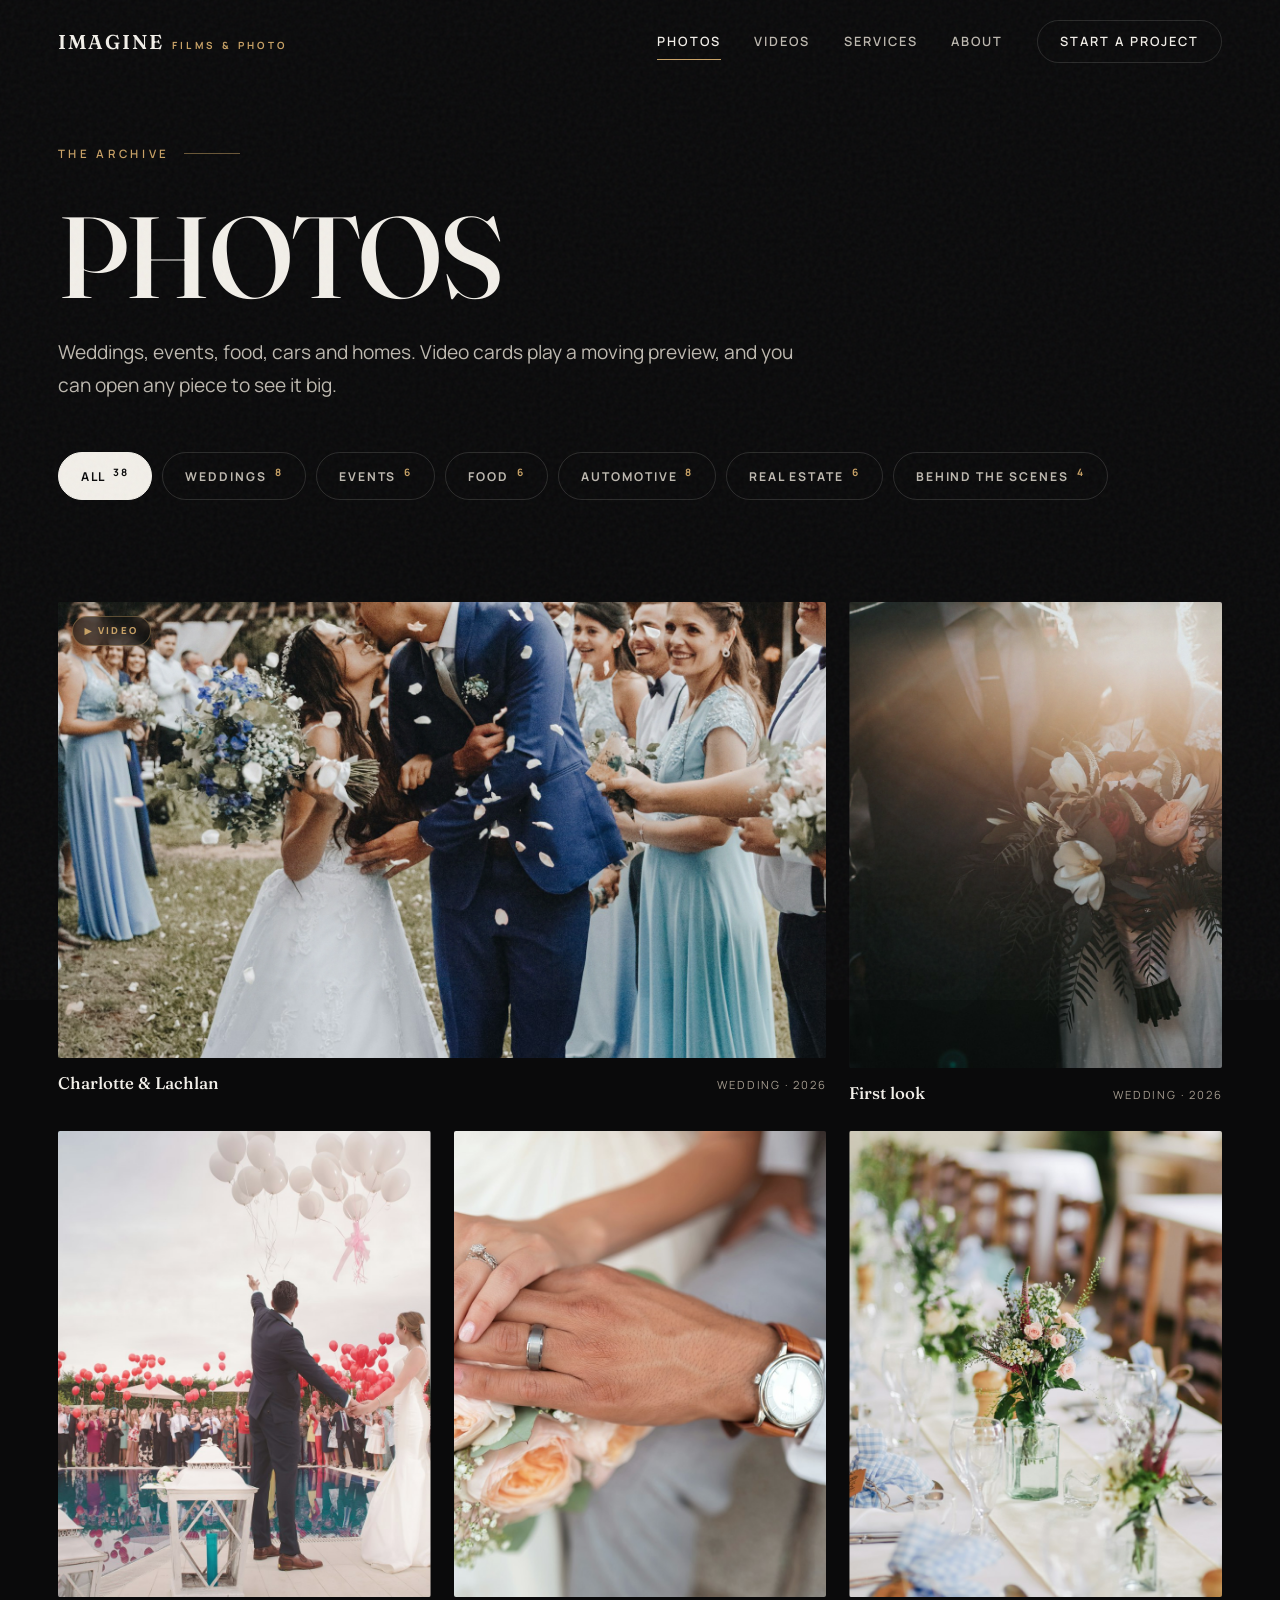
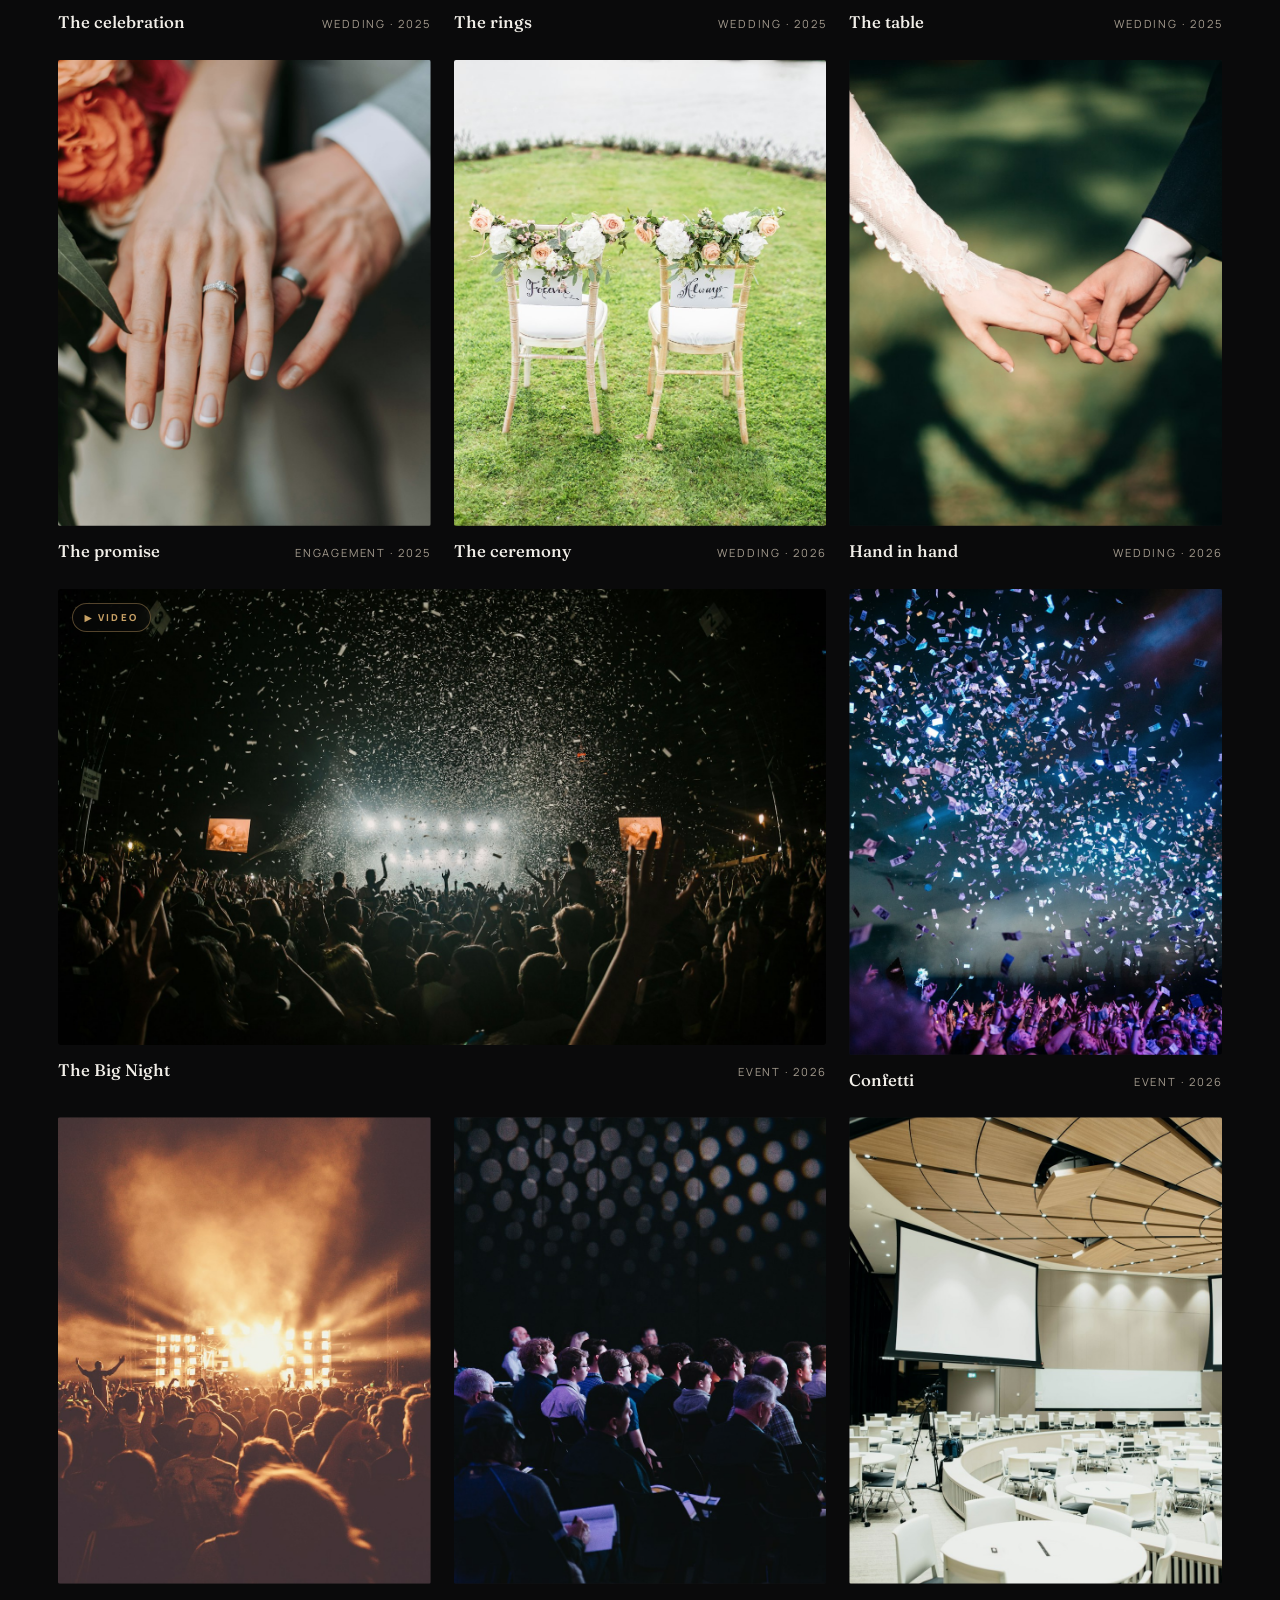
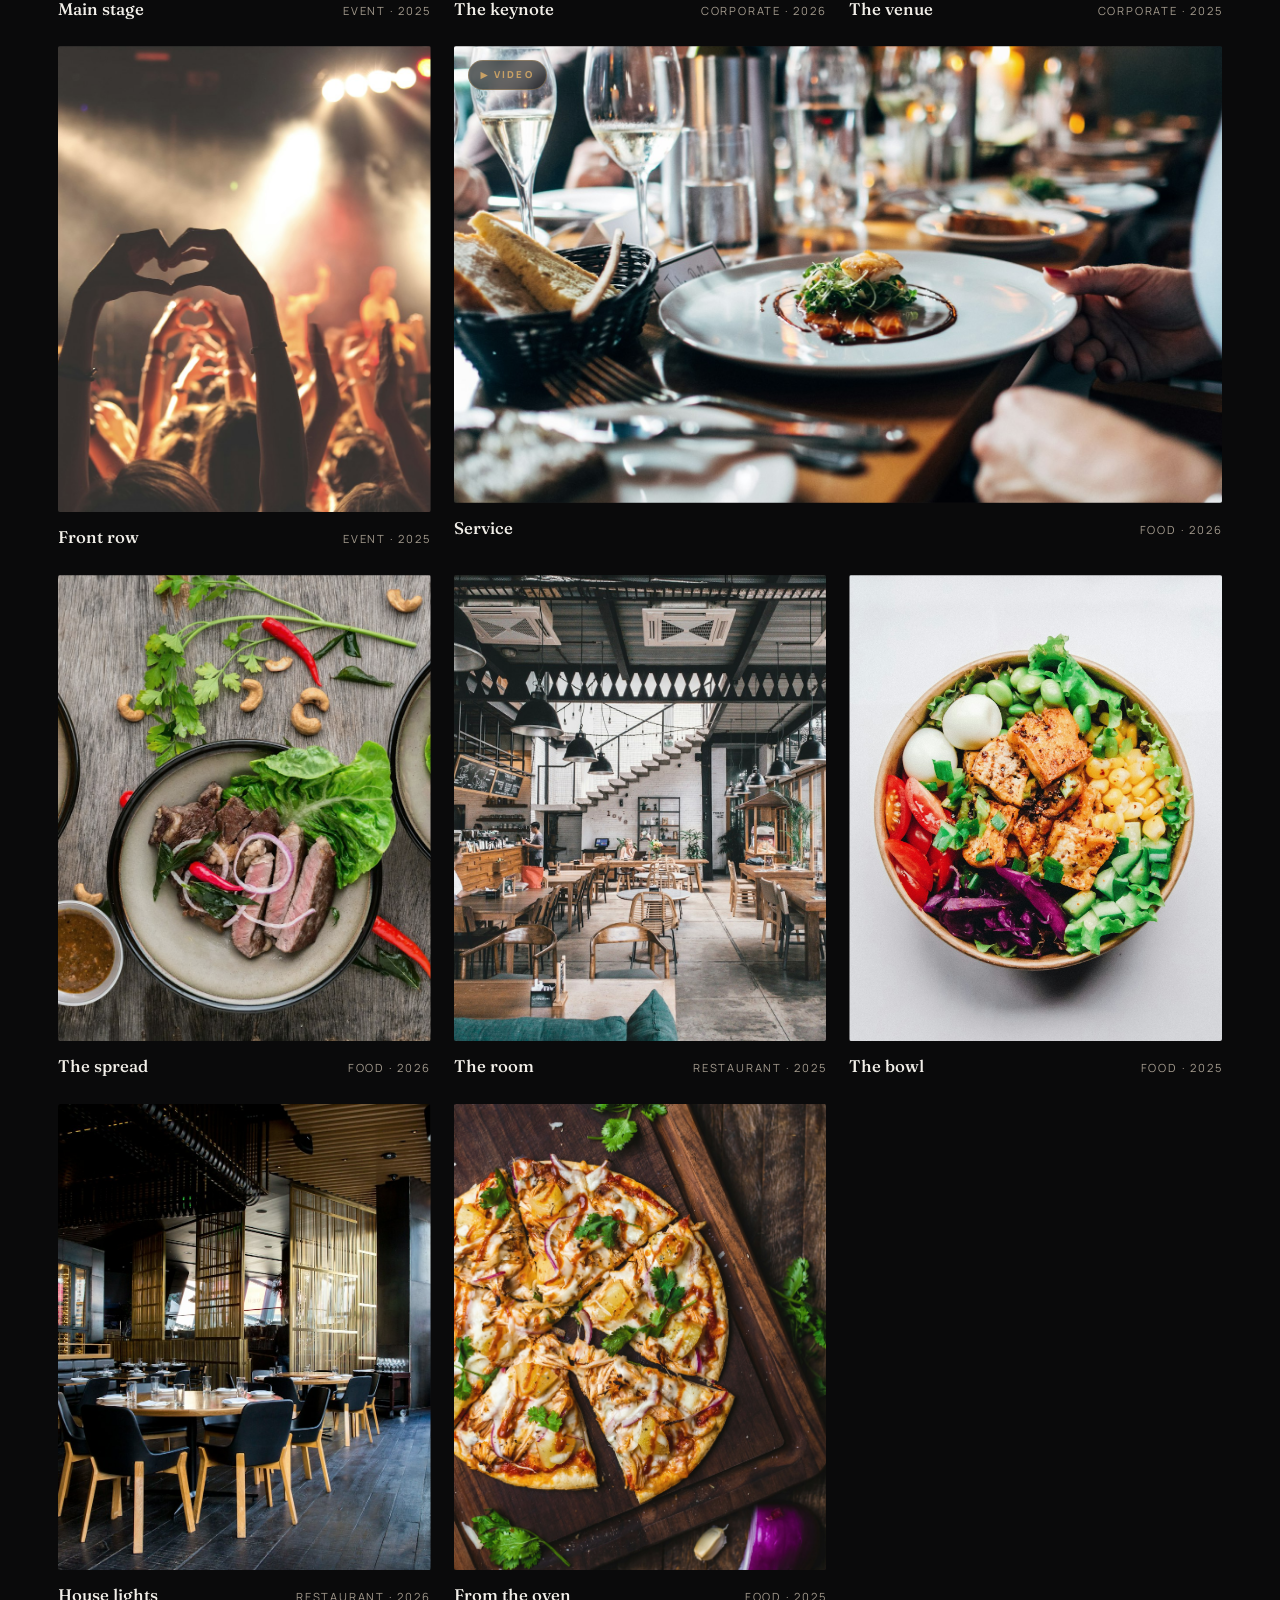
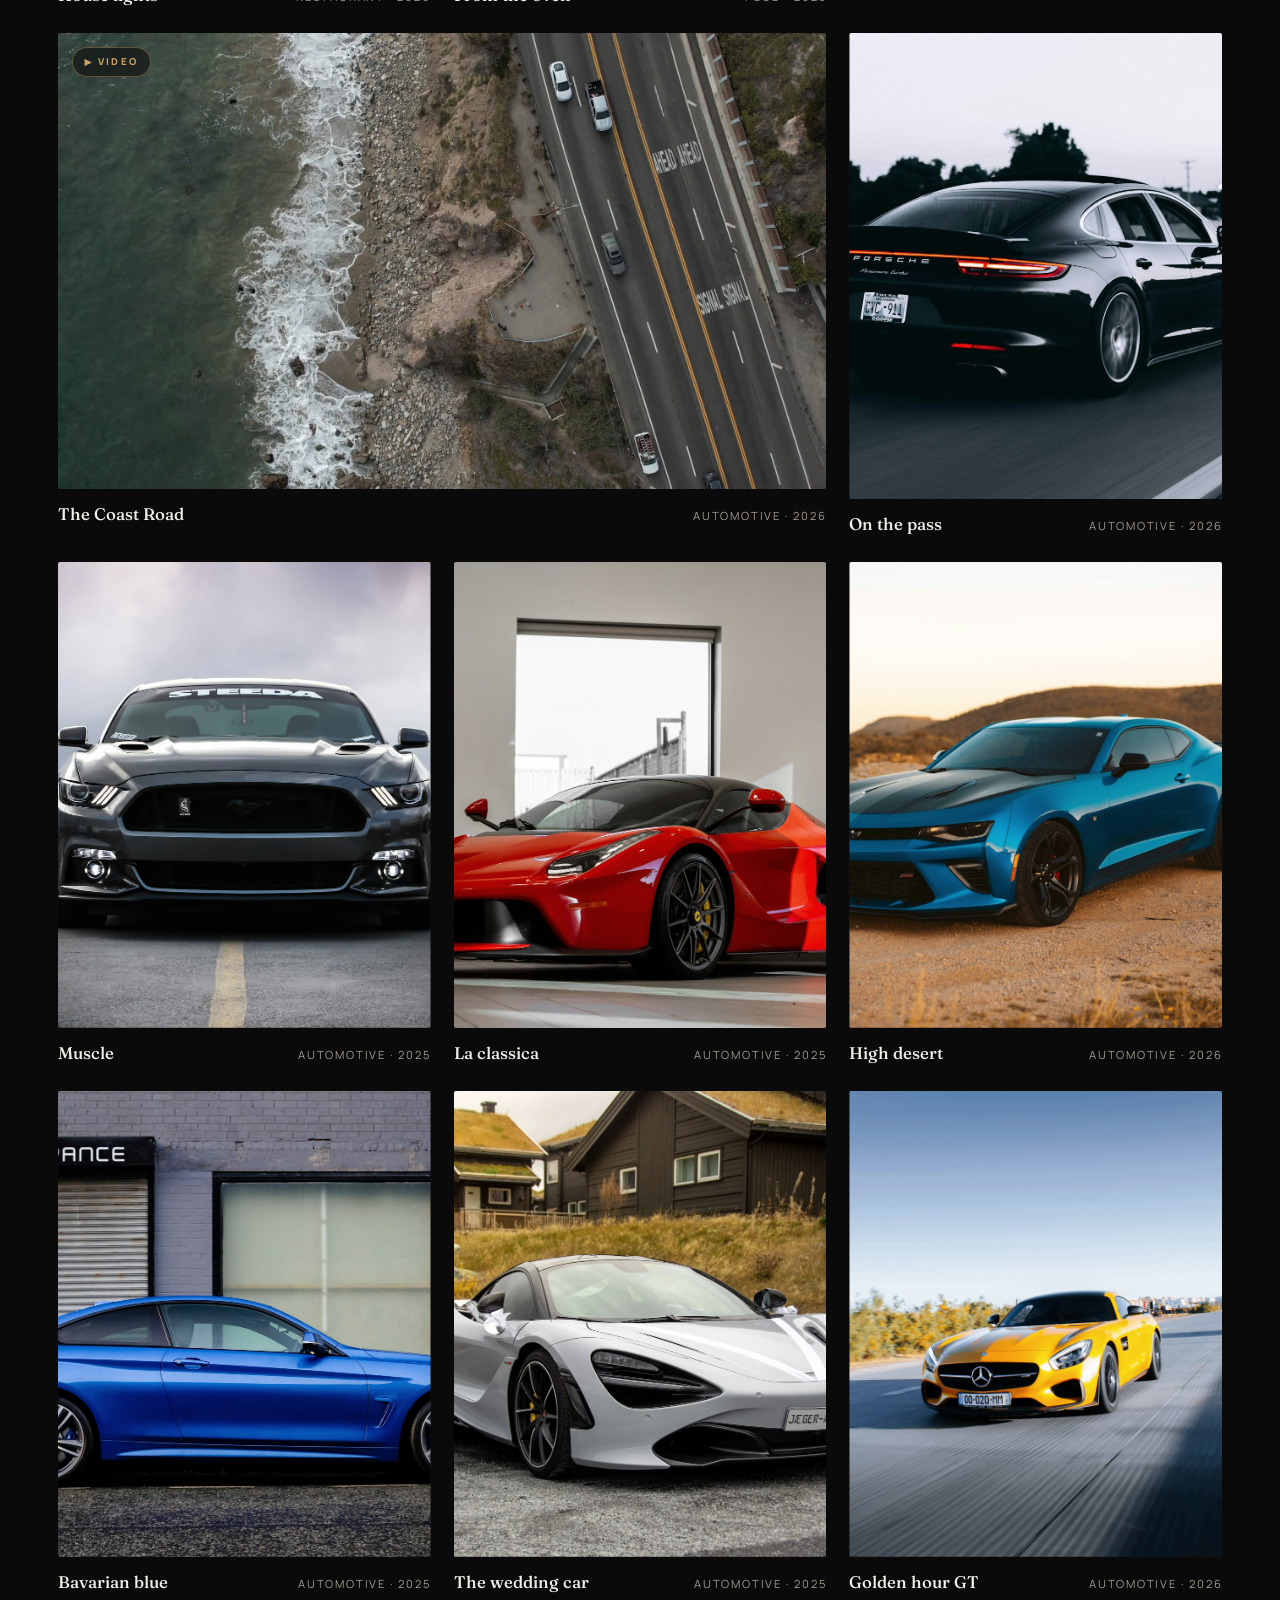
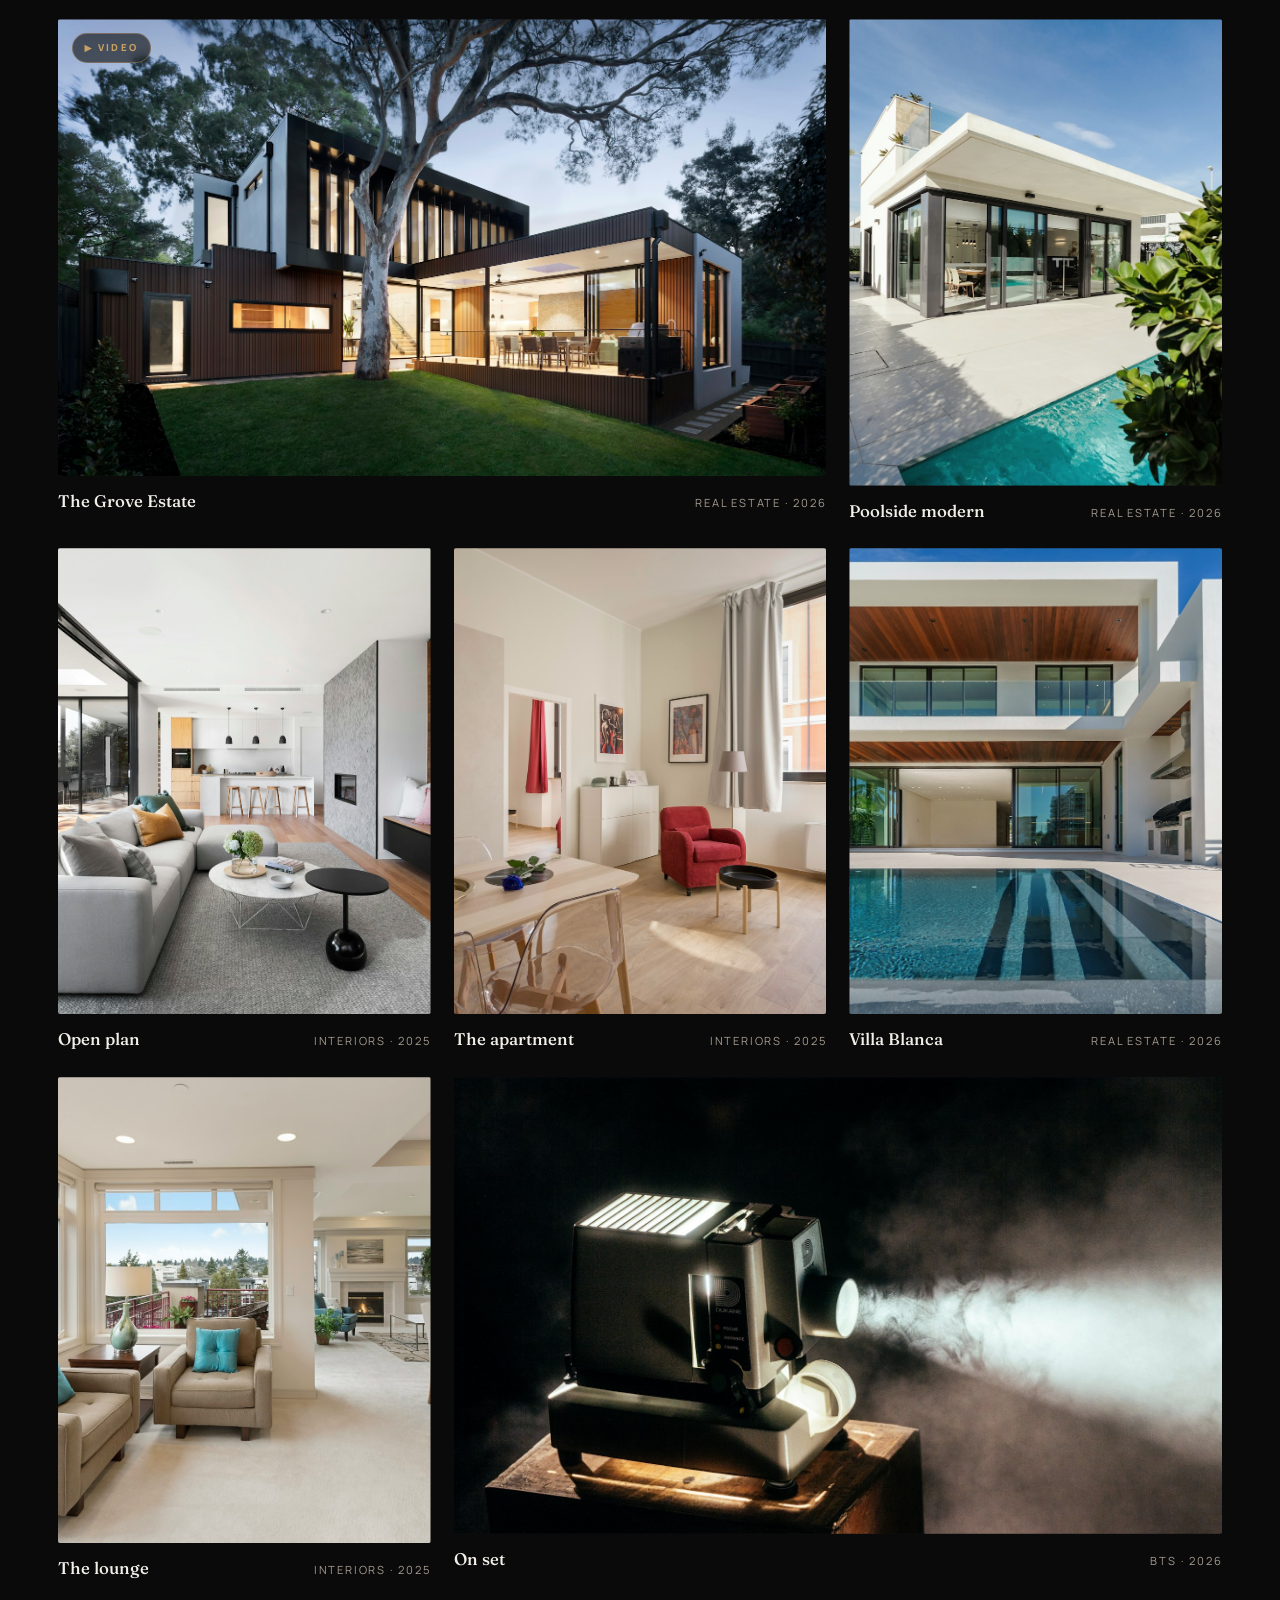
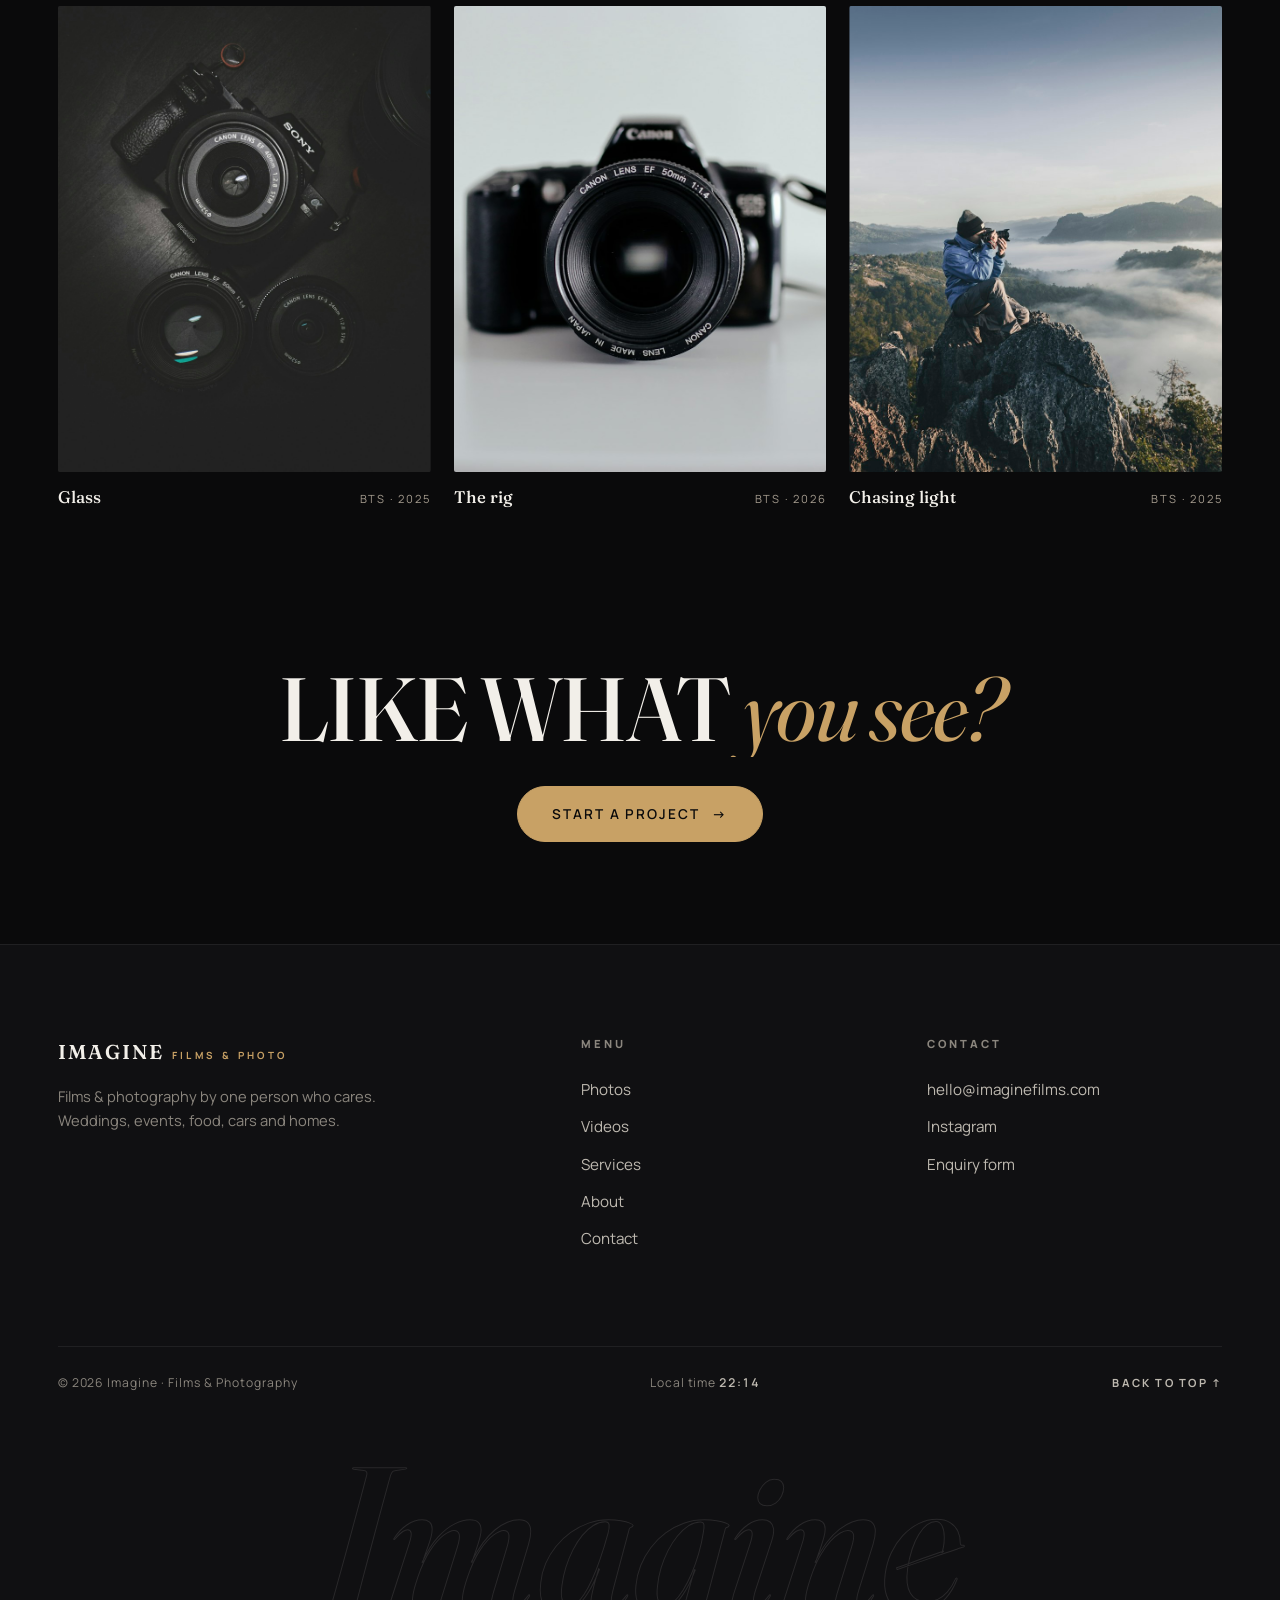
<file: photos.html>
<!DOCTYPE html>
<html lang="en">
<head>
  <meta charset="utf-8">
  <meta name="viewport" content="width=device-width, initial-scale=1">
  <title>Photos · Imagine</title>
  <meta name="description" content="Selected photography and film work by Imagine: weddings, events, food, automotive and real estate.">
  <link rel="icon" href="assets/img/favicon.svg" type="image/svg+xml">
  <link rel="preconnect" href="https://fonts.googleapis.com">
  <link rel="preconnect" href="https://fonts.gstatic.com" crossorigin>
  <link href="https://fonts.googleapis.com/css2?family=Fraunces:ital,opsz,wght@0,9..144,400;0,9..144,500;0,9..144,600;1,9..144,400;1,9..144,500&family=Manrope:wght@400;500;600;700;800&display=swap" rel="stylesheet">
  <link rel="stylesheet" href="css/style.css">
  <script>document.documentElement.classList.add("js");</script>
</head>
<body>

  <div class="grain" aria-hidden="true"></div>
  <div class="cursor" aria-hidden="true"><span class="cursor-label"></span></div>

  <header class="nav">
    <div class="nav-inner">
      <a href="index.html" class="logo"><b>Imagine</b><span>Films &amp; Photo</span></a>
      <nav class="nav-links" aria-label="Main">
        <a href="photos.html" class="is-active">Photos</a>
        <a href="videos.html">Videos</a>
        <a href="packages.html">Services</a>
        <a href="about.html">About</a>
        <a href="contact.html" class="nav-cta">Start a project</a>
      </nav>
      <button class="burger" aria-label="Menu" aria-expanded="false"><span></span><span></span><span></span></button>
    </div>
  </header>

  <div class="mobile-menu">
    <a href="index.html">Home</a>
    <a href="photos.html" class="is-active">Photos</a>
    <a href="videos.html">Videos</a>
    <a href="packages.html">Services</a>
    <a href="about.html">About</a>
    <a href="contact.html">Contact</a>
    <div class="mobile-meta"><span>@imagineshortfilms</span><span>Films &amp; Photography</span></div>
  </div>

  <main>
    <section class="page-head container">
      <p class="label">The archive</p>
      <h1 class="h-display" data-split>Photos</h1>
      <p class="lead" data-reveal>Weddings, events, food, cars and homes. Video cards play a moving preview, and you can open any piece to see it big.</p>

      <div class="filters" data-reveal>
        <button class="chip is-active" data-filter="all">All <sup>38</sup></button>
        <button class="chip" data-filter="wedding">Weddings <sup>8</sup></button>
        <button class="chip" data-filter="event">Events <sup>6</sup></button>
        <button class="chip" data-filter="food">Food <sup>6</sup></button>
        <button class="chip" data-filter="automotive">Automotive <sup>8</sup></button>
        <button class="chip" data-filter="realestate">Real estate <sup>6</sup></button>
        <button class="chip" data-filter="bts">Behind the scenes <sup>4</sup></button>
      </div>
    </section>

    <section class="section container" data-gallery>
      <div class="work-grid">

        <!-- WEDDINGS -->
        <article class="work-item wide" data-cat="wedding" data-lightbox data-video="assets/video/film-wed-01.mp4" data-title="Charlotte &amp; Lachlan · Wedding Film" data-hover-video>
          <div class="work-media">
            <img src="assets/img/wed-05.jpg" alt="Confetti falling over the newlyweds" loading="lazy">
            <video muted loop playsinline preload="none" src="assets/video/film-wed-01.mp4"></video>
            <span class="work-badge gold-badge">▶ Video</span>
          </div>
          <div class="work-meta"><h3>Charlotte &amp; Lachlan</h3><span>Wedding · 2026</span></div>
        </article>

        <article class="work-item" data-cat="wedding" data-lightbox data-title="First look">
          <div class="work-media"><img src="assets/img/wed-01.jpg" alt="Couple during first look at a vineyard" loading="lazy"></div>
          <div class="work-meta"><h3>First look</h3><span>Wedding · 2026</span></div>
        </article>

        <article class="work-item" data-cat="wedding" data-lightbox data-title="The celebration">
          <div class="work-media"><img src="assets/img/wed-02.jpg" alt="Couple celebrating with balloons at an outdoor reception" loading="lazy"></div>
          <div class="work-meta"><h3>The celebration</h3><span>Wedding · 2025</span></div>
        </article>

        <article class="work-item" data-cat="wedding" data-lightbox data-title="The rings">
          <div class="work-media"><img src="assets/img/wed-03.jpg" alt="Close-up of wedding rings on hands" loading="lazy"></div>
          <div class="work-meta"><h3>The rings</h3><span>Wedding · 2025</span></div>
        </article>

        <article class="work-item" data-cat="wedding" data-lightbox data-title="Reception details">
          <div class="work-media"><img src="assets/img/wed-04.jpg" alt="Wedding reception table setting" loading="lazy"></div>
          <div class="work-meta"><h3>The table</h3><span>Wedding · 2025</span></div>
        </article>

        <article class="work-item" data-cat="wedding" data-lightbox data-title="The promise">
          <div class="work-media"><img src="assets/img/wed-06.jpg" alt="Close-up of rings and bouquet" loading="lazy"></div>
          <div class="work-meta"><h3>The promise</h3><span>Engagement · 2025</span></div>
        </article>

        <article class="work-item" data-cat="wedding" data-lightbox data-title="The ceremony">
          <div class="work-media"><img src="assets/img/wed-07.jpg" alt="Decorated ceremony chairs at an outdoor wedding" loading="lazy"></div>
          <div class="work-meta"><h3>The ceremony</h3><span>Wedding · 2026</span></div>
        </article>

        <article class="work-item" data-cat="wedding" data-lightbox data-title="Hand in hand">
          <div class="work-media"><img src="assets/img/wed-08.jpg" alt="Couple holding hands in warm golden light" loading="lazy"></div>
          <div class="work-meta"><h3>Hand in hand</h3><span>Wedding · 2026</span></div>
        </article>

        <!-- EVENTS -->
        <article class="work-item wide" data-cat="event" data-lightbox data-video="assets/video/film-event-01.mp4" data-title="The Big Night · Event Aftermovie" data-hover-video>
          <div class="work-media">
            <img src="assets/img/ev-04.jpg" alt="Confetti falling over a packed venue at night" loading="lazy">
            <video muted loop playsinline preload="none" src="assets/video/film-event-01.mp4"></video>
            <span class="work-badge gold-badge">▶ Video</span>
          </div>
          <div class="work-meta"><h3>The Big Night</h3><span>Event · 2026</span></div>
        </article>

        <article class="work-item" data-cat="event" data-lightbox data-title="Confetti">
          <div class="work-media"><img src="assets/img/ev-01.jpg" alt="Confetti raining over a concert crowd" loading="lazy"></div>
          <div class="work-meta"><h3>Confetti</h3><span>Event · 2026</span></div>
        </article>

        <article class="work-item" data-cat="event" data-lightbox data-title="Main stage">
          <div class="work-media"><img src="assets/img/ev-02.jpg" alt="Concert crowd facing a warm-lit stage" loading="lazy"></div>
          <div class="work-meta"><h3>Main stage</h3><span>Event · 2025</span></div>
        </article>

        <article class="work-item" data-cat="event" data-lightbox data-title="The keynote">
          <div class="work-media"><img src="assets/img/ev-03.jpg" alt="Seated audience at a conference talk" loading="lazy"></div>
          <div class="work-meta"><h3>The keynote</h3><span>Corporate · 2026</span></div>
        </article>

        <article class="work-item" data-cat="event" data-lightbox data-title="The venue">
          <div class="work-media"><img src="assets/img/ev-05.jpg" alt="Empty tiered conference venue before doors open" loading="lazy"></div>
          <div class="work-meta"><h3>The venue</h3><span>Corporate · 2025</span></div>
        </article>

        <article class="work-item" data-cat="event" data-lightbox data-title="Front row">
          <div class="work-media"><img src="assets/img/ev-06.jpg" alt="Hands making heart shapes in front of a stage" loading="lazy"></div>
          <div class="work-meta"><h3>Front row</h3><span>Event · 2025</span></div>
        </article>

        <!-- FOOD -->
        <article class="work-item wide" data-cat="food" data-lightbox data-video="assets/video/film-food-01.mp4" data-title="Service · A Kitchen Film" data-hover-video>
          <div class="work-media">
            <img src="assets/img/fd-01.jpg" alt="Fine-dining plate being served at a set table" loading="lazy">
            <video muted loop playsinline preload="none" src="assets/video/film-food-01.mp4"></video>
            <span class="work-badge gold-badge">▶ Video</span>
          </div>
          <div class="work-meta"><h3>Service</h3><span>Food · 2026</span></div>
        </article>

        <article class="work-item" data-cat="food" data-lightbox data-title="The spread">
          <div class="work-media"><img src="assets/img/fd-02.jpg" alt="Dishes spread across a dark table, shot from above" loading="lazy"></div>
          <div class="work-meta"><h3>The spread</h3><span>Food · 2026</span></div>
        </article>

        <article class="work-item" data-cat="food" data-lightbox data-title="The room">
          <div class="work-media"><img src="assets/img/fd-03.jpg" alt="Industrial restaurant interior in daylight" loading="lazy"></div>
          <div class="work-meta"><h3>The room</h3><span>Restaurant · 2025</span></div>
        </article>

        <article class="work-item" data-cat="food" data-lightbox data-title="The bowl">
          <div class="work-media"><img src="assets/img/fd-04.jpg" alt="Fresh salmon bowl on a light background" loading="lazy"></div>
          <div class="work-meta"><h3>The bowl</h3><span>Food · 2025</span></div>
        </article>

        <article class="work-item" data-cat="food" data-lightbox data-title="House lights">
          <div class="work-media"><img src="assets/img/fd-05.jpg" alt="Moody restaurant dining room" loading="lazy"></div>
          <div class="work-meta"><h3>House lights</h3><span>Restaurant · 2026</span></div>
        </article>

        <article class="work-item" data-cat="food" data-lightbox data-title="From the oven">
          <div class="work-media"><img src="assets/img/fd-06.jpg" alt="Fresh pizza on a wooden board" loading="lazy"></div>
          <div class="work-meta"><h3>From the oven</h3><span>Food · 2025</span></div>
        </article>

        <!-- AUTOMOTIVE -->
        <article class="work-item wide" data-cat="automotive" data-lightbox data-video="assets/video/film-car-01.mp4" data-title="The Coast Road · Automotive Film" data-hover-video>
          <div class="work-media">
            <img src="assets/img/car-09.jpg" alt="Aerial of a coastal highway where the surf meets the road" loading="lazy">
            <video muted loop playsinline preload="none" src="assets/video/film-car-01.mp4"></video>
            <span class="work-badge gold-badge">▶ Video</span>
          </div>
          <div class="work-meta"><h3>The Coast Road</h3><span>Automotive · 2026</span></div>
        </article>

        <article class="work-item" data-cat="automotive" data-lightbox data-title="911 on the pass">
          <div class="work-media"><img src="assets/img/car-01.jpg" alt="Porsche 911 on a mountain road" loading="lazy"></div>
          <div class="work-meta"><h3>On the pass</h3><span>Automotive · 2026</span></div>
        </article>

        <article class="work-item" data-cat="automotive" data-lightbox data-title="American muscle">
          <div class="work-media"><img src="assets/img/car-02.jpg" alt="Classic American muscle car front view" loading="lazy"></div>
          <div class="work-meta"><h3>Muscle</h3><span>Automotive · 2025</span></div>
        </article>

        <article class="work-item" data-cat="automotive" data-lightbox data-title="La classica">
          <div class="work-media"><img src="assets/img/car-04.jpg" alt="Classic Italian sports car" loading="lazy"></div>
          <div class="work-meta"><h3>La classica</h3><span>Automotive · 2025</span></div>
        </article>

        <article class="work-item" data-cat="automotive" data-lightbox data-title="High desert">
          <div class="work-media"><img src="assets/img/car-03.jpg" alt="Blue muscle car on a desert road" loading="lazy"></div>
          <div class="work-meta"><h3>High desert</h3><span>Automotive · 2026</span></div>
        </article>

        <article class="work-item" data-cat="automotive" data-lightbox data-title="Bavarian blue">
          <div class="work-media"><img src="assets/img/car-06.jpg" alt="Blue coupe in side profile against a grey wall" loading="lazy"></div>
          <div class="work-meta"><h3>Bavarian blue</h3><span>Automotive · 2025</span></div>
        </article>

        <article class="work-item" data-cat="automotive" data-lightbox data-title="The wedding car">
          <div class="work-media"><img src="assets/img/car-07.jpg" alt="Supercar decorated with white wedding ribbons" loading="lazy"></div>
          <div class="work-meta"><h3>The wedding car</h3><span>Automotive · 2025</span></div>
        </article>

        <article class="work-item" data-cat="automotive" data-lightbox data-title="Golden hour GT">
          <div class="work-media"><img src="assets/img/car-08.jpg" alt="Yellow grand tourer rolling shot in daylight" loading="lazy"></div>
          <div class="work-meta"><h3>Golden hour GT</h3><span>Automotive · 2026</span></div>
        </article>

        <!-- REAL ESTATE -->
        <article class="work-item wide" data-cat="realestate" data-lightbox data-video="assets/video/film-re-01.mp4" data-title="The Grove Estate · Property Film" data-hover-video>
          <div class="work-media">
            <img src="assets/img/re-02.jpg" alt="Architectural house at dusk with warm interior light" loading="lazy">
            <video muted loop playsinline preload="none" src="assets/video/film-re-01.mp4"></video>
            <span class="work-badge gold-badge">▶ Video</span>
          </div>
          <div class="work-meta"><h3>The Grove Estate</h3><span>Real estate · 2026</span></div>
        </article>

        <article class="work-item" data-cat="realestate" data-lightbox data-title="Poolside modern">
          <div class="work-media"><img src="assets/img/re-01.jpg" alt="Modern house with a pool in daylight" loading="lazy"></div>
          <div class="work-meta"><h3>Poolside modern</h3><span>Real estate · 2026</span></div>
        </article>

        <article class="work-item" data-cat="realestate" data-lightbox data-title="Open plan">
          <div class="work-media"><img src="assets/img/re-03.jpg" alt="Open-plan living room interior" loading="lazy"></div>
          <div class="work-meta"><h3>Open plan</h3><span>Interiors · 2025</span></div>
        </article>

        <article class="work-item" data-cat="realestate" data-lightbox data-title="The apartment">
          <div class="work-media"><img src="assets/img/re-04.jpg" alt="Bright apartment living and dining space" loading="lazy"></div>
          <div class="work-meta"><h3>The apartment</h3><span>Interiors · 2025</span></div>
        </article>

        <article class="work-item" data-cat="realestate" data-lightbox data-title="Villa Blanca">
          <div class="work-media"><img src="assets/img/re-05.jpg" alt="White villa with pool and timber ceiling" loading="lazy"></div>
          <div class="work-meta"><h3>Villa Blanca</h3><span>Real estate · 2026</span></div>
        </article>

        <article class="work-item" data-cat="realestate" data-lightbox data-title="The lounge">
          <div class="work-media"><img src="assets/img/re-06.jpg" alt="Lounge interior with fireplace and large windows" loading="lazy"></div>
          <div class="work-meta"><h3>The lounge</h3><span>Interiors · 2025</span></div>
        </article>

        <!-- BTS -->
        <article class="work-item wide" data-cat="bts" data-lightbox data-title="Production light">
          <div class="work-media"><img src="assets/img/bts-01.jpg" alt="Film production light on set" loading="lazy"></div>
          <div class="work-meta"><h3>On set</h3><span>BTS · 2026</span></div>
        </article>

        <article class="work-item" data-cat="bts" data-lightbox data-title="The lens">
          <div class="work-media"><img src="assets/img/bts-02.jpg" alt="Close-up of a camera lens" loading="lazy"></div>
          <div class="work-meta"><h3>Glass</h3><span>BTS · 2025</span></div>
        </article>

        <article class="work-item" data-cat="bts" data-lightbox data-title="The rig">
          <div class="work-media"><img src="assets/img/bts-03.jpg" alt="Cinema camera rig" loading="lazy"></div>
          <div class="work-meta"><h3>The rig</h3><span>BTS · 2026</span></div>
        </article>

        <article class="work-item" data-cat="bts" data-lightbox data-title="Chasing light">
          <div class="work-media"><img src="assets/img/bts-04.jpg" alt="Filmmaker shooting at sunset" loading="lazy"></div>
          <div class="work-meta"><h3>Chasing light</h3><span>BTS · 2025</span></div>
        </article>

      </div>
    </section>

    <section class="cta-band container">
      <h2 class="h-display" data-split>Like what <em>you see?</em></h2>
      <a href="contact.html" class="btn btn-solid" data-reveal>Start a project <span class="arr">→</span></a>
    </section>
  </main>

  <footer class="footer">
    <div class="container">
      <div class="footer-main">
        <div class="footer-brand">
          <a href="index.html" class="logo"><b>Imagine</b><span>Films &amp; Photo</span></a>
          <p>Films &amp; photography by one person who cares. Weddings, events, food, cars and homes.</p>
        </div>
        <div class="footer-col">
          <h5>Menu</h5>
          <a href="photos.html">Photos</a>
          <a href="videos.html">Videos</a>
          <a href="packages.html">Services</a>
          <a href="about.html">About</a>
          <a href="contact.html">Contact</a>
        </div>
        <div class="footer-col">
          <h5>Contact</h5>
          <a href="mailto:hello@imaginefilms.com">hello@imaginefilms.com</a>
          <a href="https://instagram.com/imagineshortfilms" target="_blank" rel="noopener">Instagram</a>
          <a href="contact.html">Enquiry form</a>
        </div>
      </div>
      <div class="footer-bottom">
        <span>© <span data-year>2026</span> Imagine · Films &amp; Photography</span>
        <span class="f-time">Local time <b data-time>--:--</b></span>
        <button class="up" data-scroll-top>Back to top ↑</button>
      </div>
      <div class="footer-mark" aria-hidden="true">Imagine</div>
    </div>
  </footer>

  <div class="lightbox" aria-hidden="true">
    <button class="lb-btn lb-close" aria-label="Close">✕</button>
    <button class="lb-btn lb-prev" aria-label="Previous">←</button>
    <button class="lb-btn lb-next" aria-label="Next">→</button>
    <div class="lightbox-stage">
      <div class="lb-media"></div>
      <div class="lightbox-cap"><span class="lb-title"></span><span class="lb-count"></span></div>
    </div>
  </div>

  <script src="js/vendor/gsap.min.js"></script>
  <script src="js/vendor/ScrollTrigger.min.js"></script>
  <script src="js/vendor/lenis.min.js"></script>
  <script src="js/vendor/split-type.min.js"></script>
  <script src="js/main.js"></script>
</body>
</html>
</file>
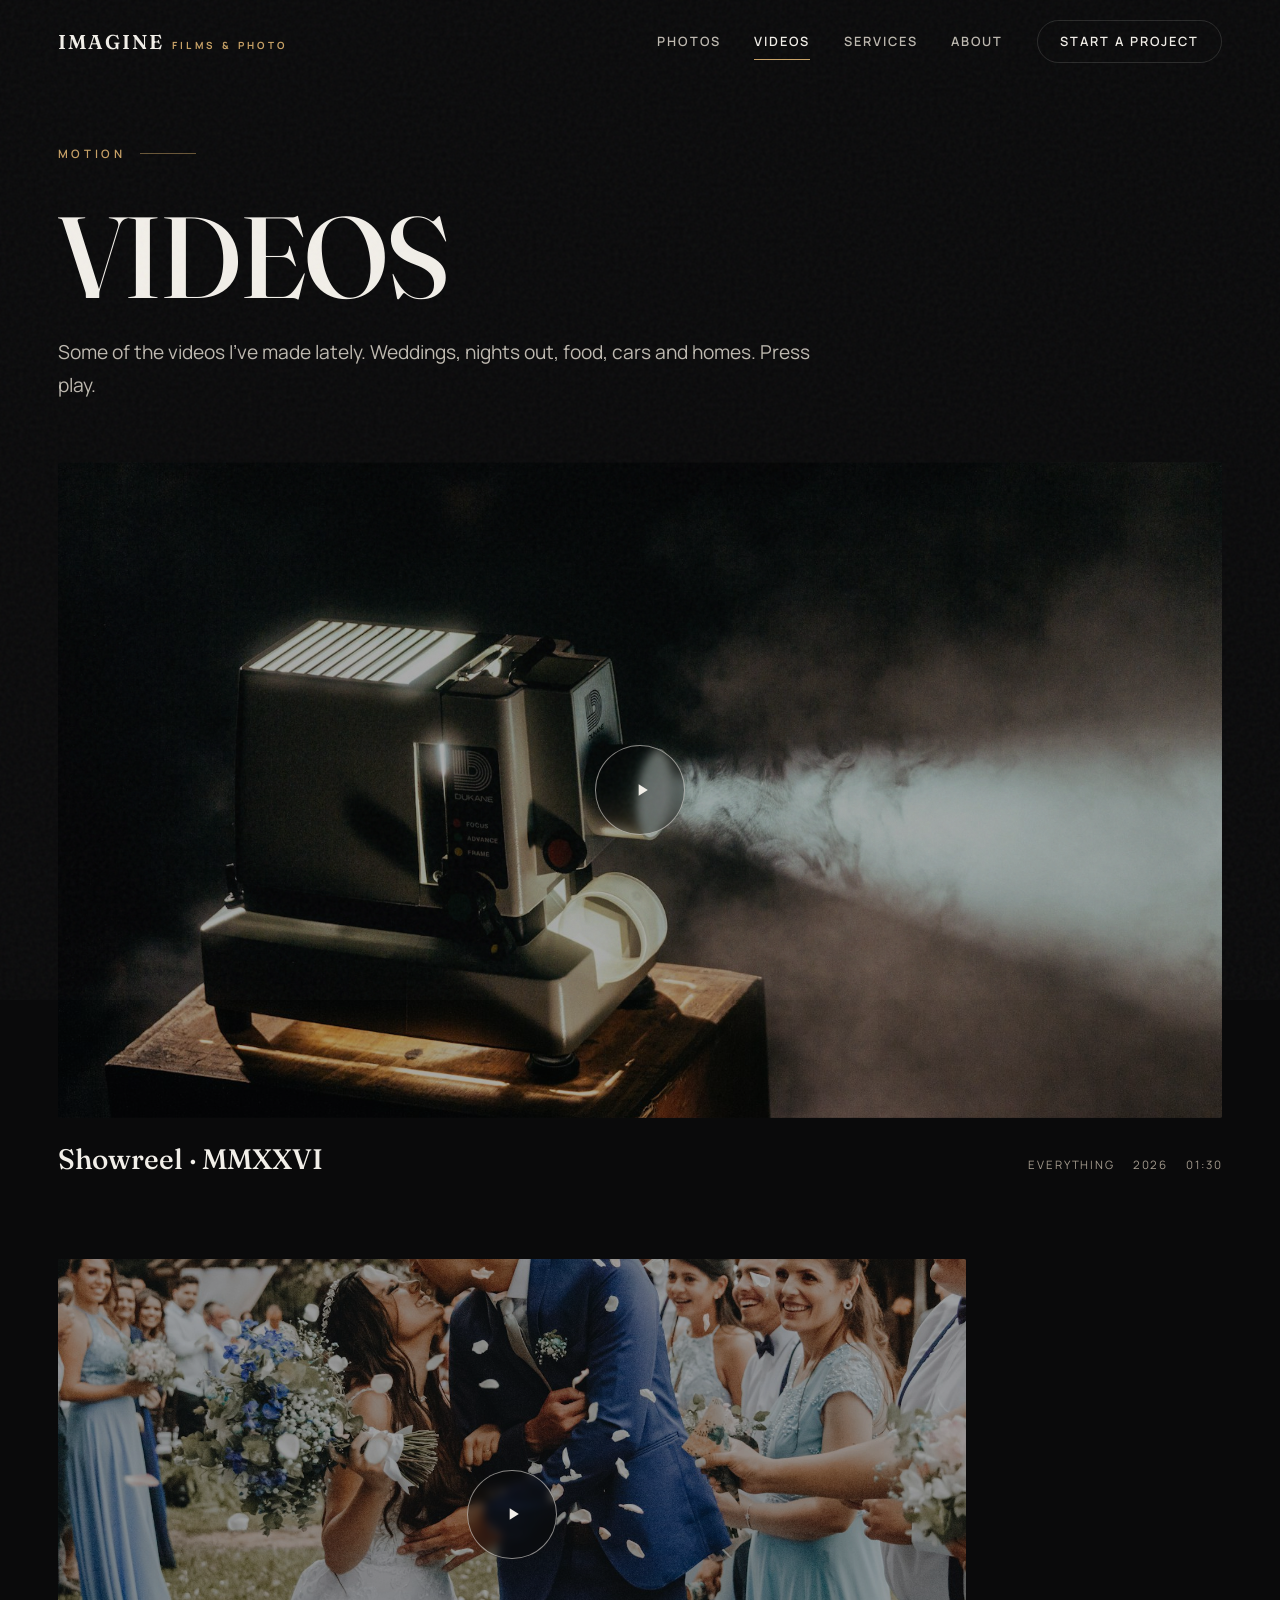
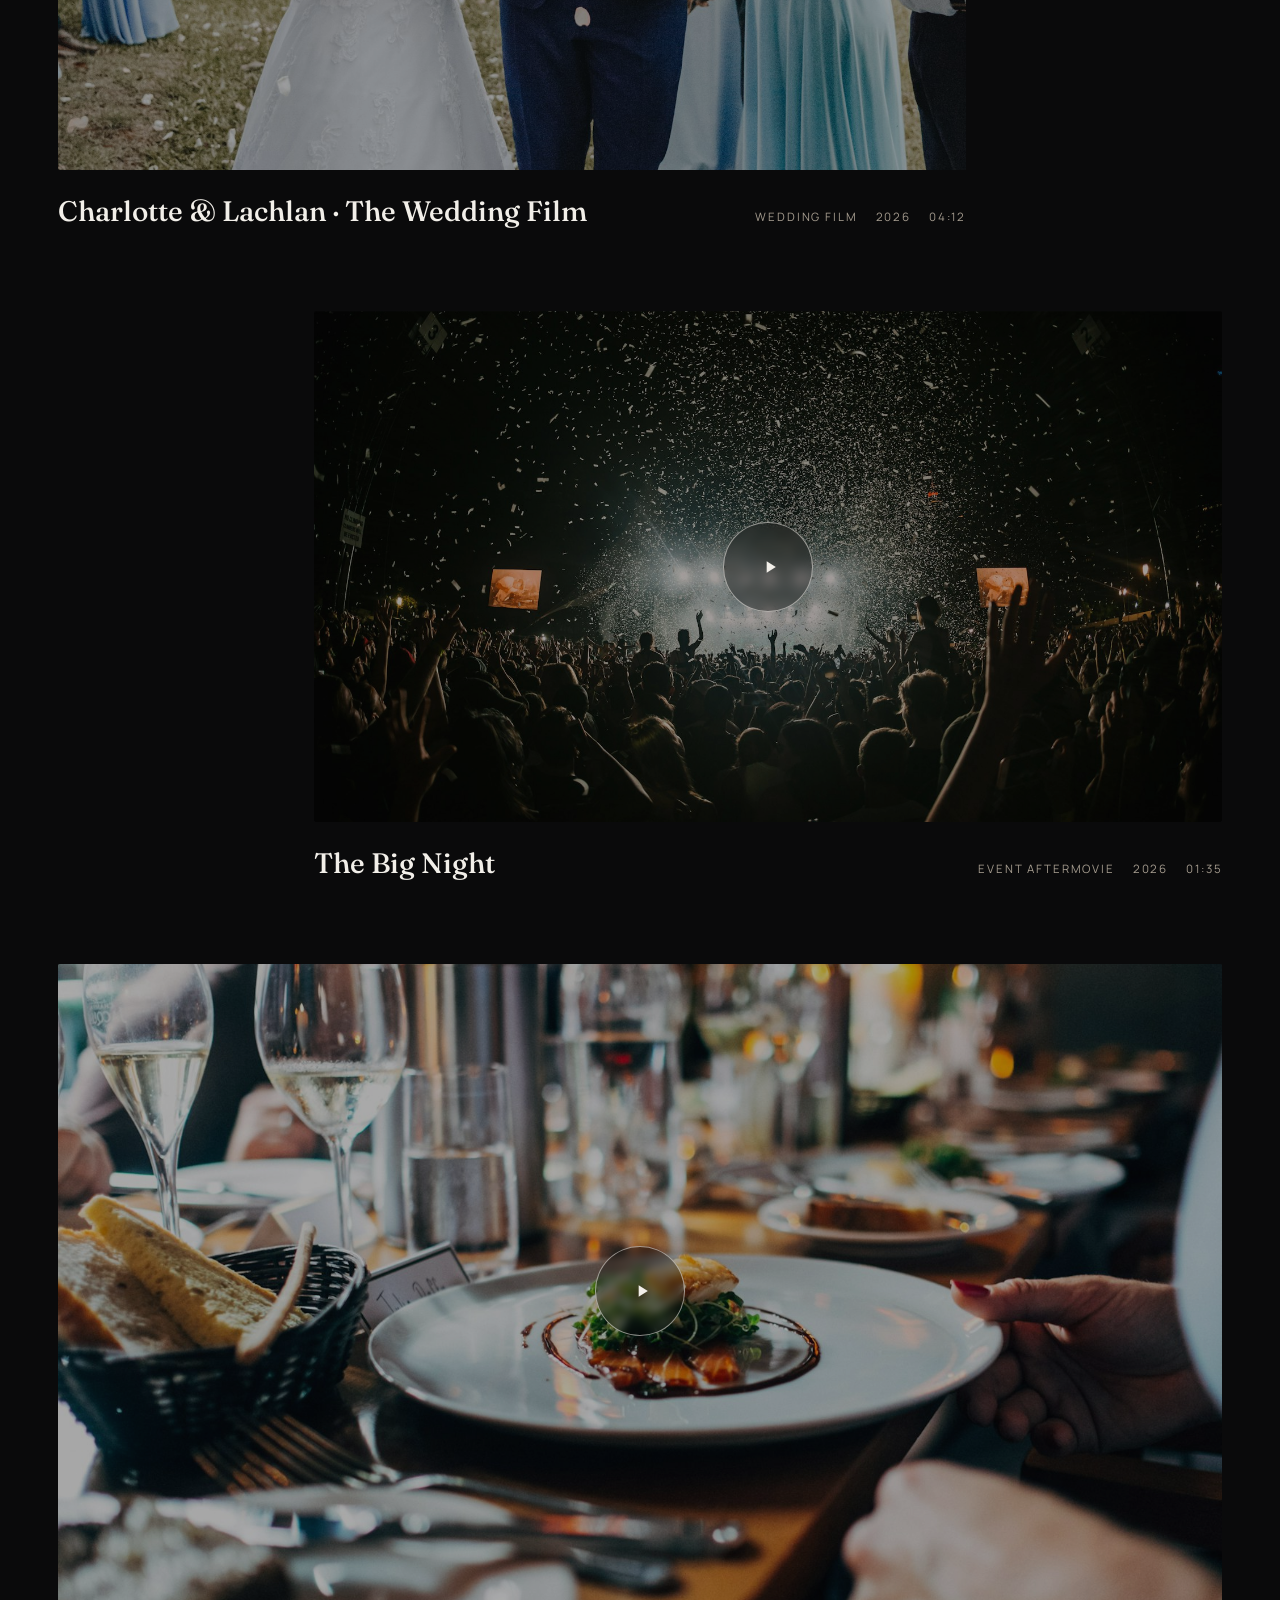
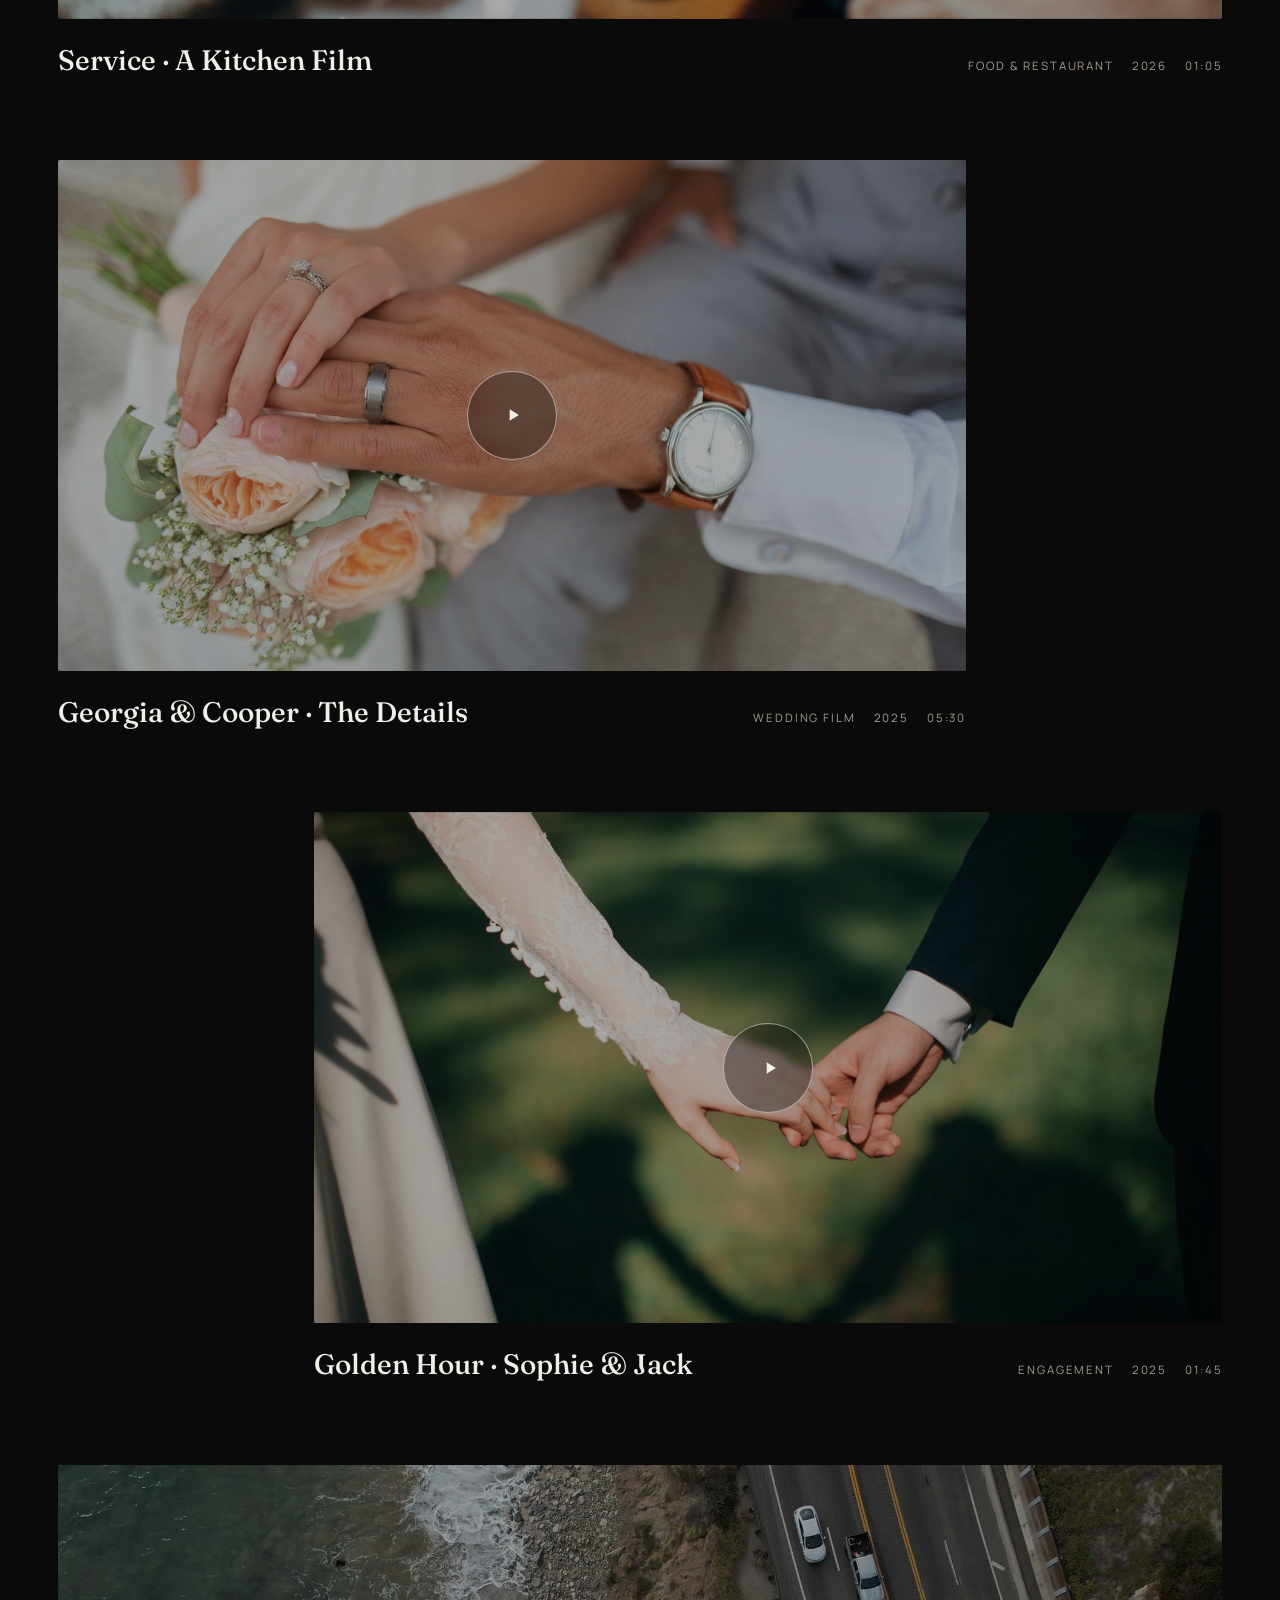
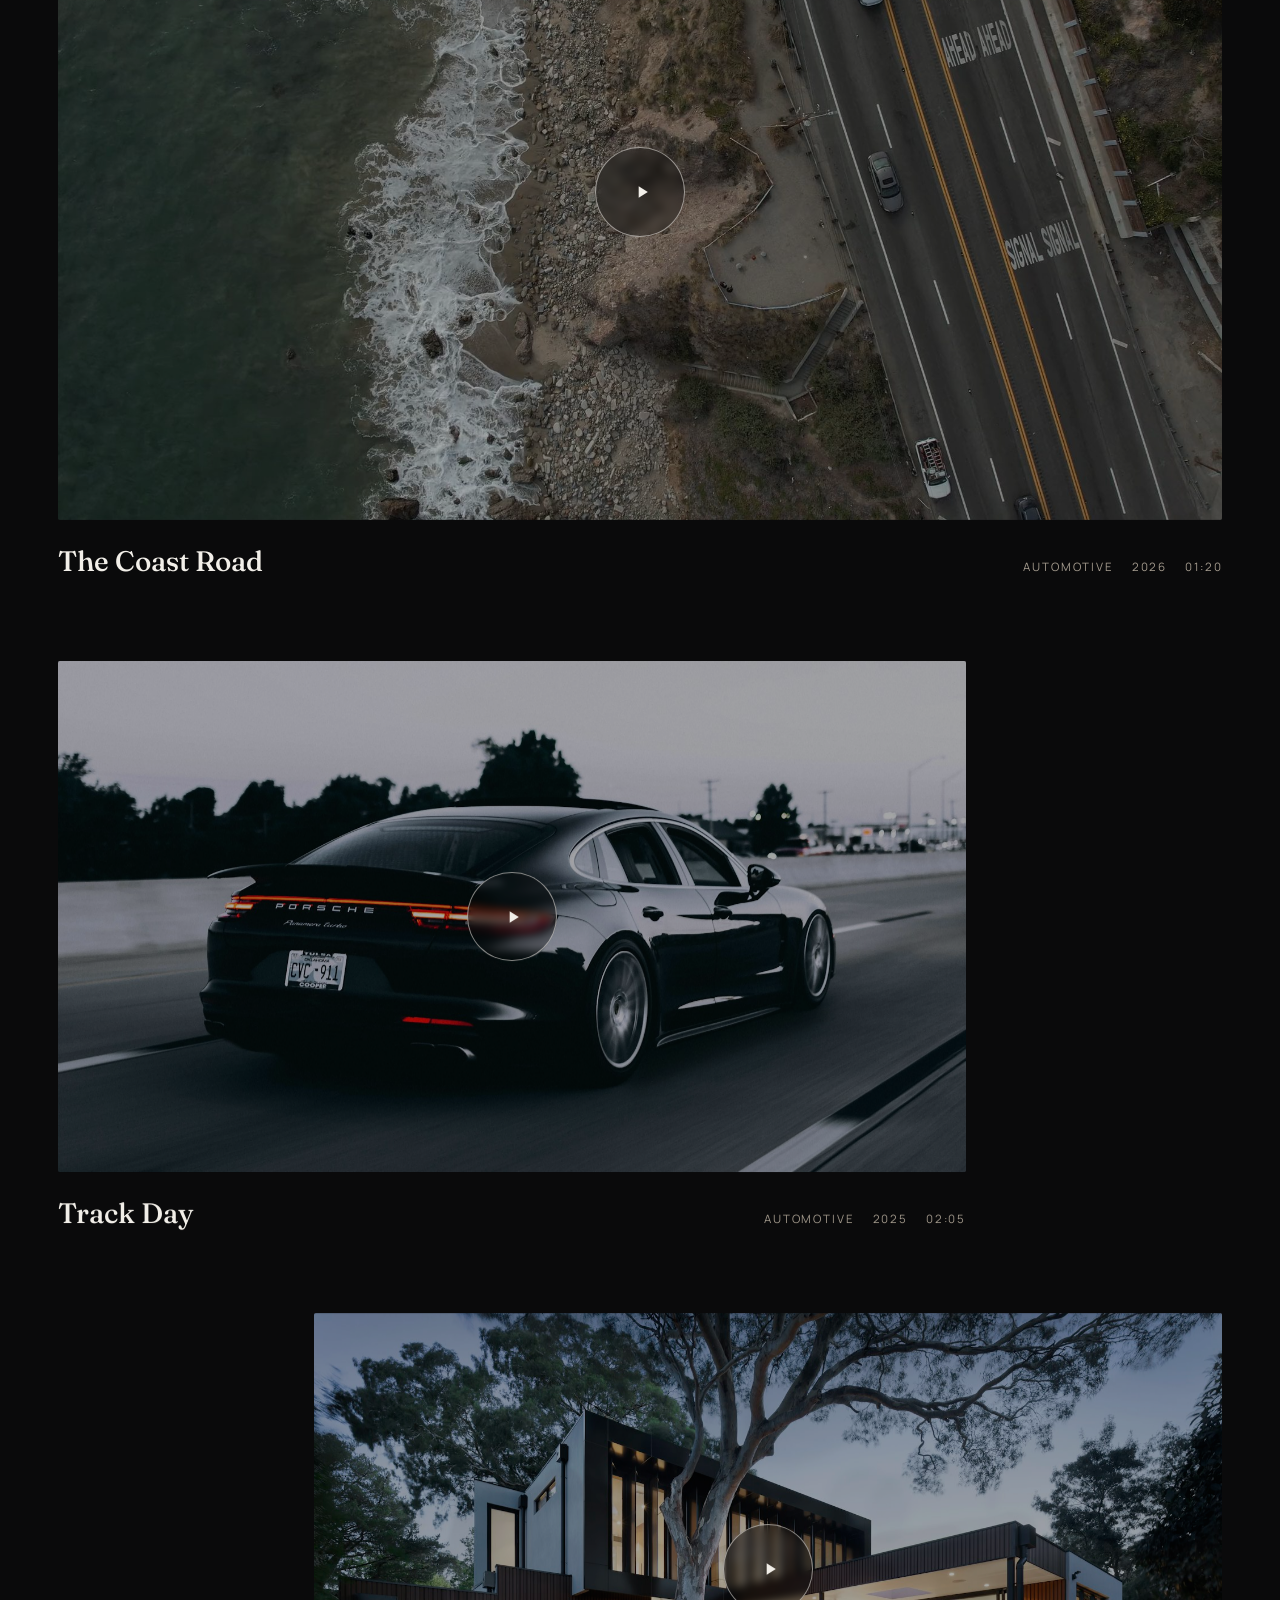
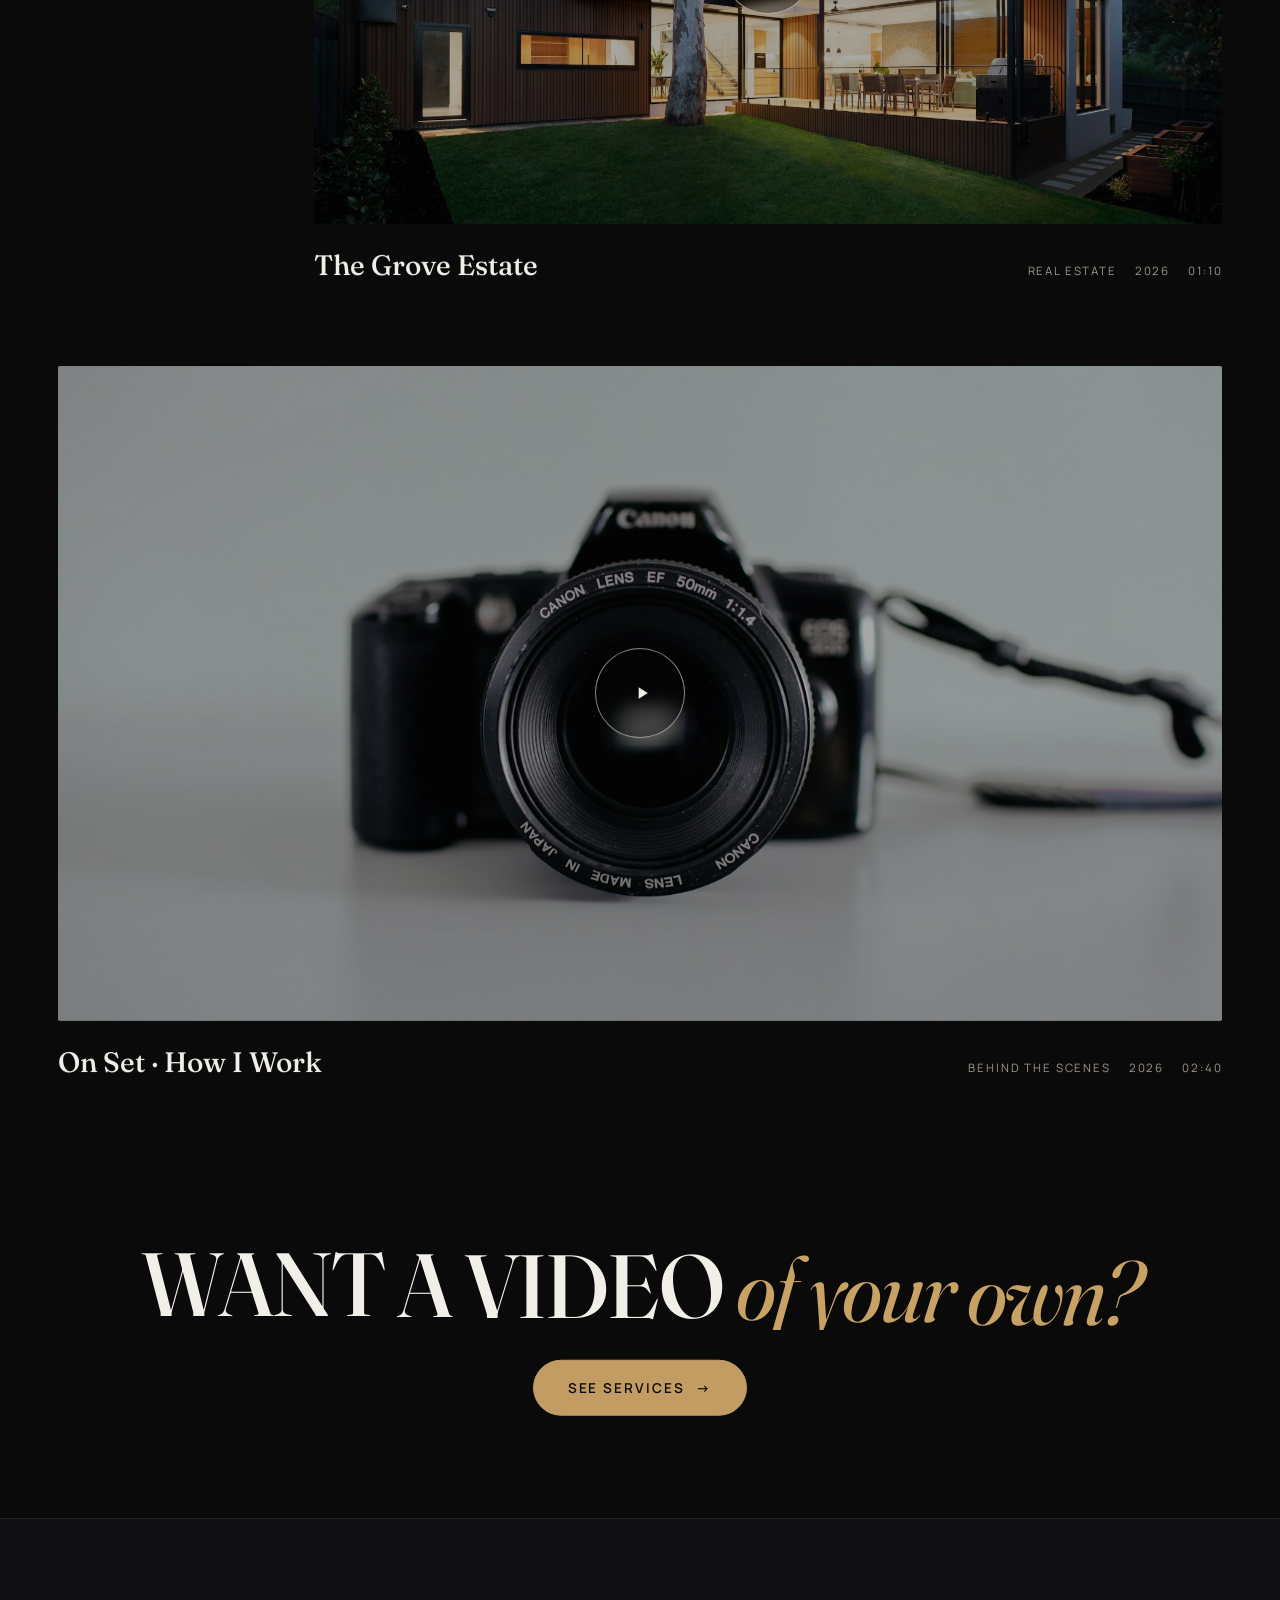
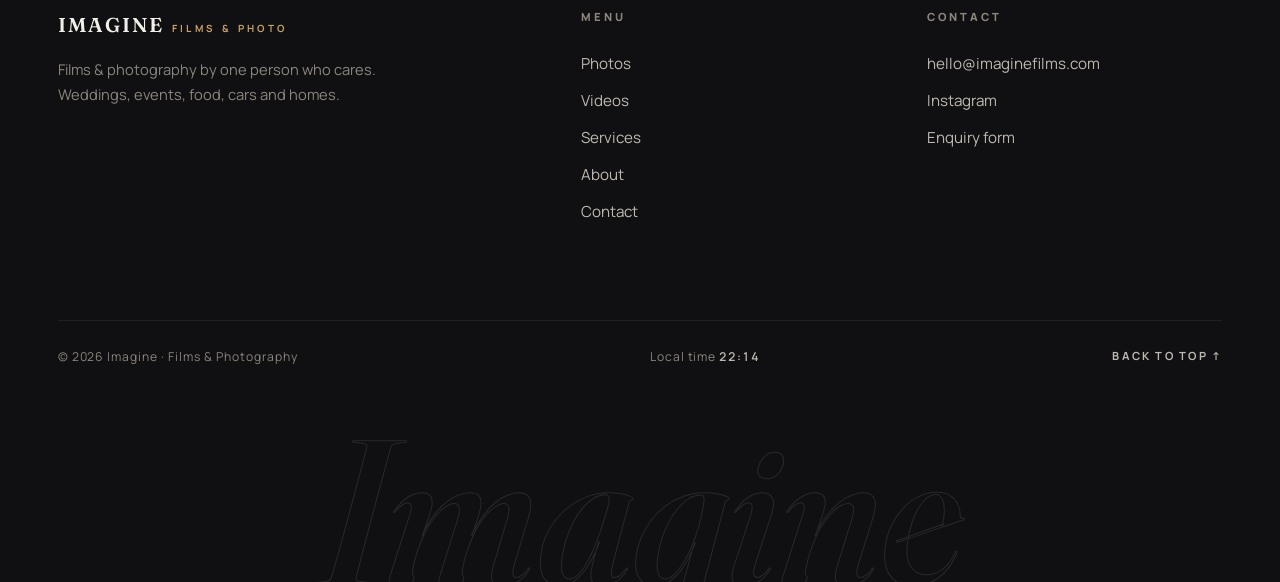
<file: videos.html>
<!DOCTYPE html>
<html lang="en">
<head>
  <meta charset="utf-8">
  <meta name="viewport" content="width=device-width, initial-scale=1">
  <title>Videos · Imagine</title>
  <meta name="description" content="Wedding films, event aftermovies, kitchen films, automotive shorts and property films, all shot and cut by one person.">
  <link rel="icon" href="assets/img/favicon.svg" type="image/svg+xml">
  <link rel="preconnect" href="https://fonts.googleapis.com">
  <link rel="preconnect" href="https://fonts.gstatic.com" crossorigin>
  <link href="https://fonts.googleapis.com/css2?family=Fraunces:ital,opsz,wght@0,9..144,400;0,9..144,500;0,9..144,600;1,9..144,400;1,9..144,500&family=Manrope:wght@400;500;600;700;800&display=swap" rel="stylesheet">
  <link rel="stylesheet" href="css/style.css">
  <script>document.documentElement.classList.add("js");</script>
</head>
<body>

  <div class="grain" aria-hidden="true"></div>
  <div class="cursor" aria-hidden="true"><span class="cursor-label"></span></div>

  <header class="nav">
    <div class="nav-inner">
      <a href="index.html" class="logo"><b>Imagine</b><span>Films &amp; Photo</span></a>
      <nav class="nav-links" aria-label="Main">
        <a href="photos.html">Photos</a>
        <a href="videos.html" class="is-active">Videos</a>
        <a href="packages.html">Services</a>
        <a href="about.html">About</a>
        <a href="contact.html" class="nav-cta">Start a project</a>
      </nav>
      <button class="burger" aria-label="Menu" aria-expanded="false"><span></span><span></span><span></span></button>
    </div>
  </header>

  <div class="mobile-menu">
    <a href="index.html">Home</a>
    <a href="photos.html">Photos</a>
    <a href="videos.html" class="is-active">Videos</a>
    <a href="packages.html">Services</a>
    <a href="about.html">About</a>
    <a href="contact.html">Contact</a>
    <div class="mobile-meta"><span>@imagineshortfilms</span><span>Films &amp; Photography</span></div>
  </div>

  <main>
    <section class="page-head container">
      <p class="label">Motion</p>
      <h1 class="h-display" data-split>Videos</h1>
      <p class="lead mb-2" data-reveal>Some of the videos I’ve made lately. Weddings, nights out, food, cars and homes. Press play.</p>
    </section>

    <section class="section container">
      <div class="film-list">

        <article class="film-block" data-reveal>
          <div class="film-player">
            <div class="film-poster"><img src="assets/img/bts-01.jpg" alt="Showreel poster, production light on set" loading="lazy"></div>
            <div class="film-play"><span class="ring"><svg viewBox="0 0 24 24" aria-hidden="true"><path d="M8 5v14l11-7z"/></svg></span></div>
            <video preload="none" playsinline data-src="assets/video/showreel.mp4"></video>
          </div>
          <div class="film-info">
            <h3>Showreel · MMXXVI</h3>
            <div class="film-tags"><span>Everything</span><span>2026</span><span>01:30</span></div>
          </div>
        </article>

        <article class="film-block" data-reveal>
          <div class="film-player">
            <div class="film-poster"><img src="assets/img/wed-05.jpg" alt="Charlotte and Lachlan wedding film poster, confetti over the newlyweds" loading="lazy"></div>
            <div class="film-play"><span class="ring"><svg viewBox="0 0 24 24" aria-hidden="true"><path d="M8 5v14l11-7z"/></svg></span></div>
            <video preload="none" playsinline data-src="assets/video/film-wed-01.mp4"></video>
          </div>
          <div class="film-info">
            <h3>Charlotte &amp; Lachlan · The Wedding Film</h3>
            <div class="film-tags"><span>Wedding film</span><span>2026</span><span>04:12</span></div>
          </div>
        </article>

        <article class="film-block" data-reveal>
          <div class="film-player">
            <div class="film-poster"><img src="assets/img/ev-04.jpg" alt="The Big Night aftermovie poster, confetti over a packed venue" loading="lazy"></div>
            <div class="film-play"><span class="ring"><svg viewBox="0 0 24 24" aria-hidden="true"><path d="M8 5v14l11-7z"/></svg></span></div>
            <video preload="none" playsinline data-src="assets/video/film-event-01.mp4"></video>
          </div>
          <div class="film-info">
            <h3>The Big Night</h3>
            <div class="film-tags"><span>Event aftermovie</span><span>2026</span><span>01:35</span></div>
          </div>
        </article>

        <article class="film-block" data-reveal>
          <div class="film-player">
            <div class="film-poster"><img src="assets/img/fd-01.jpg" alt="Service kitchen film poster, plate being served at a set table" loading="lazy"></div>
            <div class="film-play"><span class="ring"><svg viewBox="0 0 24 24" aria-hidden="true"><path d="M8 5v14l11-7z"/></svg></span></div>
            <video preload="none" playsinline data-src="assets/video/film-food-01.mp4"></video>
          </div>
          <div class="film-info">
            <h3>Service · A Kitchen Film</h3>
            <div class="film-tags"><span>Food &amp; restaurant</span><span>2026</span><span>01:05</span></div>
          </div>
        </article>

        <article class="film-block" data-reveal>
          <div class="film-player">
            <div class="film-poster"><img src="assets/img/wed-03.jpg" alt="Wedding details film poster, hands and rings close-up" loading="lazy"></div>
            <div class="film-play"><span class="ring"><svg viewBox="0 0 24 24" aria-hidden="true"><path d="M8 5v14l11-7z"/></svg></span></div>
            <video preload="none" playsinline data-src="assets/video/film-wed-02.mp4"></video>
          </div>
          <div class="film-info">
            <h3>Georgia &amp; Cooper · The Details</h3>
            <div class="film-tags"><span>Wedding film</span><span>2025</span><span>05:30</span></div>
          </div>
        </article>

        <article class="film-block" data-reveal>
          <div class="film-player">
            <div class="film-poster"><img src="assets/img/wed-08.jpg" alt="Golden hour engagement film poster, couple hand in hand" loading="lazy"></div>
            <div class="film-play"><span class="ring"><svg viewBox="0 0 24 24" aria-hidden="true"><path d="M8 5v14l11-7z"/></svg></span></div>
            <video preload="none" playsinline data-src="assets/video/film-couple.mp4"></video>
          </div>
          <div class="film-info">
            <h3>Golden Hour · Sophie &amp; Jack</h3>
            <div class="film-tags"><span>Engagement</span><span>2025</span><span>01:45</span></div>
          </div>
        </article>

        <article class="film-block" data-reveal>
          <div class="film-player">
            <div class="film-poster"><img src="assets/img/car-09.jpg" alt="The Coast Road film poster, aerial of a coastal highway" loading="lazy"></div>
            <div class="film-play"><span class="ring"><svg viewBox="0 0 24 24" aria-hidden="true"><path d="M8 5v14l11-7z"/></svg></span></div>
            <video preload="none" playsinline data-src="assets/video/film-car-01.mp4"></video>
          </div>
          <div class="film-info">
            <h3>The Coast Road</h3>
            <div class="film-tags"><span>Automotive</span><span>2026</span><span>01:20</span></div>
          </div>
        </article>

        <article class="film-block" data-reveal>
          <div class="film-player">
            <div class="film-poster"><img src="assets/img/car-01.jpg" alt="Track Day film poster, sports car on the road" loading="lazy"></div>
            <div class="film-play"><span class="ring"><svg viewBox="0 0 24 24" aria-hidden="true"><path d="M8 5v14l11-7z"/></svg></span></div>
            <video preload="none" playsinline data-src="assets/video/film-car-02.mp4"></video>
          </div>
          <div class="film-info">
            <h3>Track Day</h3>
            <div class="film-tags"><span>Automotive</span><span>2025</span><span>02:05</span></div>
          </div>
        </article>

        <article class="film-block" data-reveal>
          <div class="film-player">
            <div class="film-poster"><img src="assets/img/re-02.jpg" alt="The Grove Estate property film poster, architectural house at dusk" loading="lazy"></div>
            <div class="film-play"><span class="ring"><svg viewBox="0 0 24 24" aria-hidden="true"><path d="M8 5v14l11-7z"/></svg></span></div>
            <video preload="none" playsinline data-src="assets/video/film-re-01.mp4"></video>
          </div>
          <div class="film-info">
            <h3>The Grove Estate</h3>
            <div class="film-tags"><span>Real estate</span><span>2026</span><span>01:10</span></div>
          </div>
        </article>


        <article class="film-block" data-reveal>
          <div class="film-player">
            <div class="film-poster"><img src="assets/img/bts-03.jpg" alt="Behind the scenes film poster" loading="lazy"></div>
            <div class="film-play"><span class="ring"><svg viewBox="0 0 24 24" aria-hidden="true"><path d="M8 5v14l11-7z"/></svg></span></div>
            <video preload="none" playsinline data-src="assets/video/film-bts-01.mp4"></video>
          </div>
          <div class="film-info">
            <h3>On Set · How I Work</h3>
            <div class="film-tags"><span>Behind the scenes</span><span>2026</span><span>02:40</span></div>
          </div>
        </article>

      </div>
    </section>

    <section class="cta-band container">
      <h2 class="h-display" data-split>Want a video <em>of your own?</em></h2>
      <a href="packages.html" class="btn btn-solid" data-reveal>See services <span class="arr">→</span></a>
    </section>
  </main>

  <footer class="footer">
    <div class="container">
      <div class="footer-main">
        <div class="footer-brand">
          <a href="index.html" class="logo"><b>Imagine</b><span>Films &amp; Photo</span></a>
          <p>Films &amp; photography by one person who cares. Weddings, events, food, cars and homes.</p>
        </div>
        <div class="footer-col">
          <h5>Menu</h5>
          <a href="photos.html">Photos</a>
          <a href="videos.html">Videos</a>
          <a href="packages.html">Services</a>
          <a href="about.html">About</a>
          <a href="contact.html">Contact</a>
        </div>
        <div class="footer-col">
          <h5>Contact</h5>
          <a href="mailto:hello@imaginefilms.com">hello@imaginefilms.com</a>
          <a href="https://instagram.com/imagineshortfilms" target="_blank" rel="noopener">Instagram</a>
          <a href="contact.html">Enquiry form</a>
        </div>
      </div>
      <div class="footer-bottom">
        <span>© <span data-year>2026</span> Imagine · Films &amp; Photography</span>
        <span class="f-time">Local time <b data-time>--:--</b></span>
        <button class="up" data-scroll-top>Back to top ↑</button>
      </div>
      <div class="footer-mark" aria-hidden="true">Imagine</div>
    </div>
  </footer>

  <div class="lightbox" aria-hidden="true">
    <button class="lb-btn lb-close" aria-label="Close">✕</button>
    <button class="lb-btn lb-prev" aria-label="Previous">←</button>
    <button class="lb-btn lb-next" aria-label="Next">→</button>
    <div class="lightbox-stage">
      <div class="lb-media"></div>
      <div class="lightbox-cap"><span class="lb-title"></span><span class="lb-count"></span></div>
    </div>
  </div>

  <script src="js/vendor/gsap.min.js"></script>
  <script src="js/vendor/ScrollTrigger.min.js"></script>
  <script src="js/vendor/lenis.min.js"></script>
  <script src="js/vendor/split-type.min.js"></script>
  <script src="js/main.js"></script>
</body>
</html>
</file>
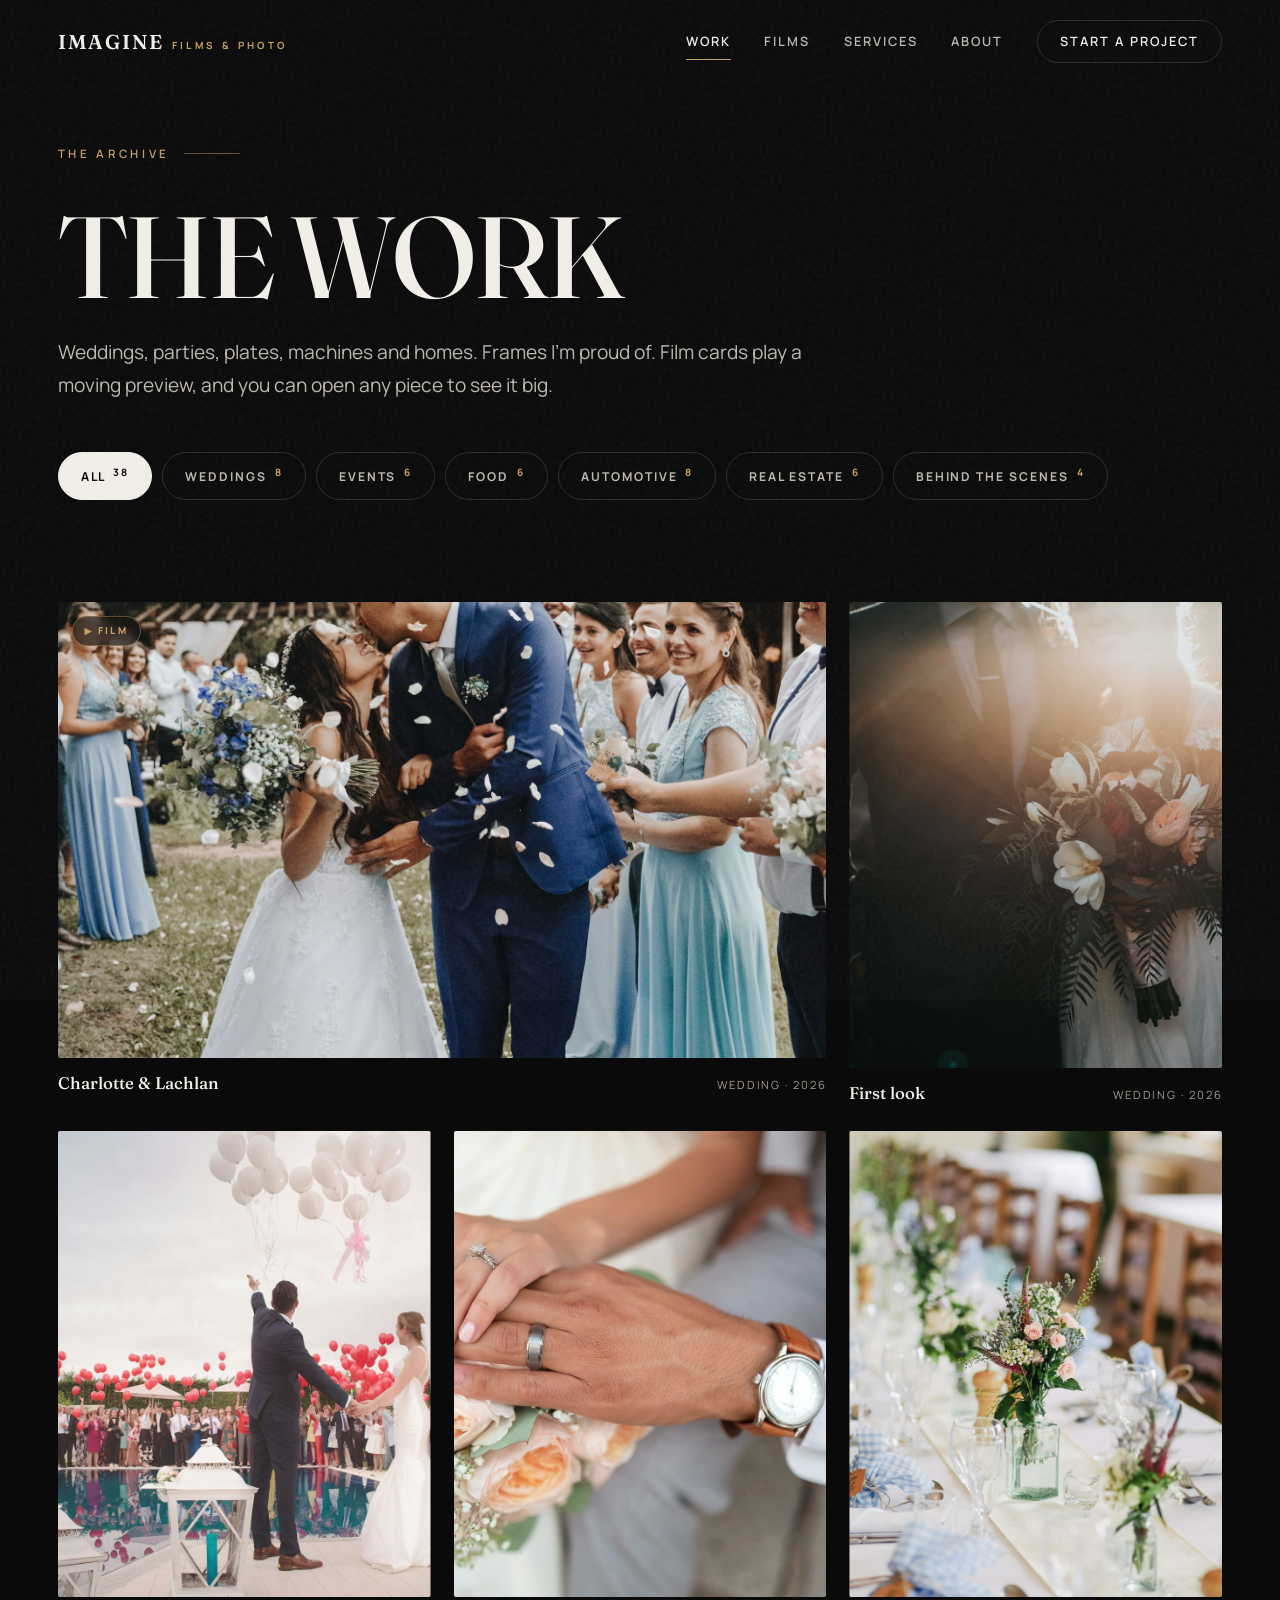
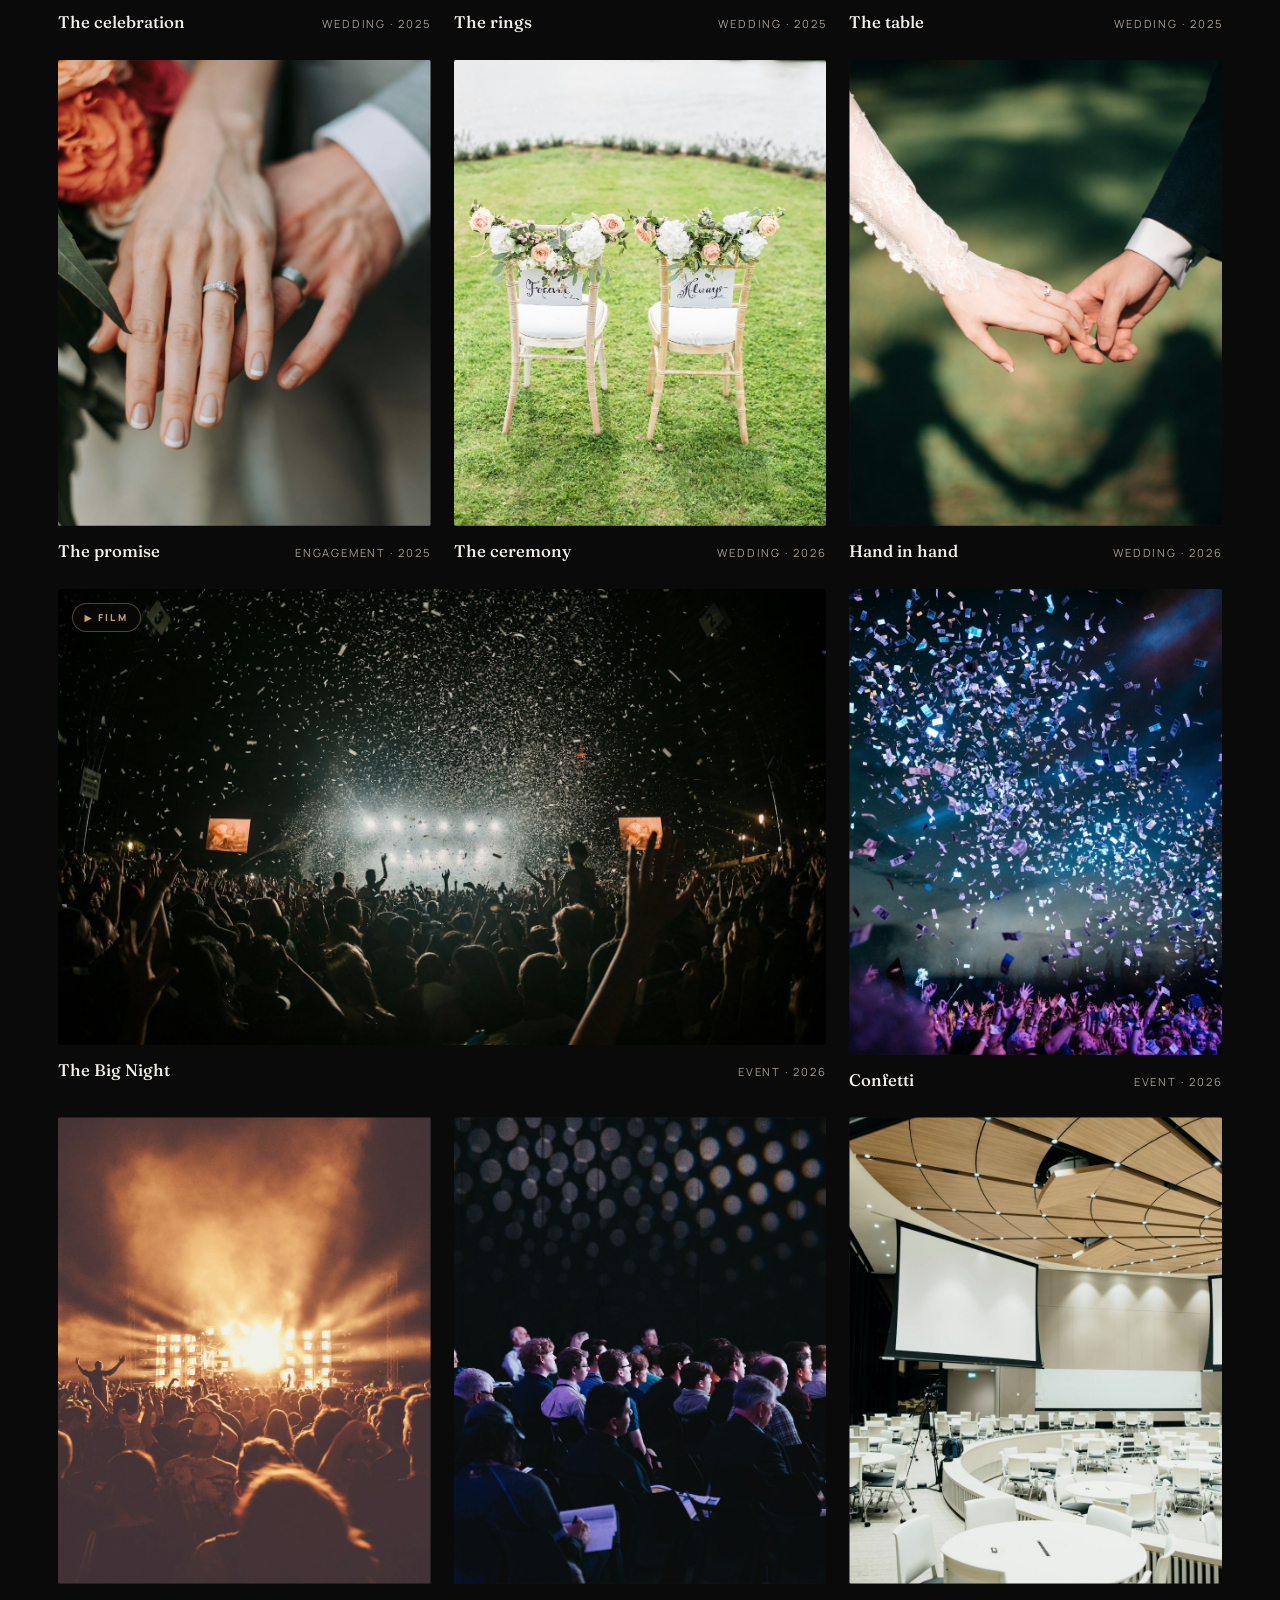
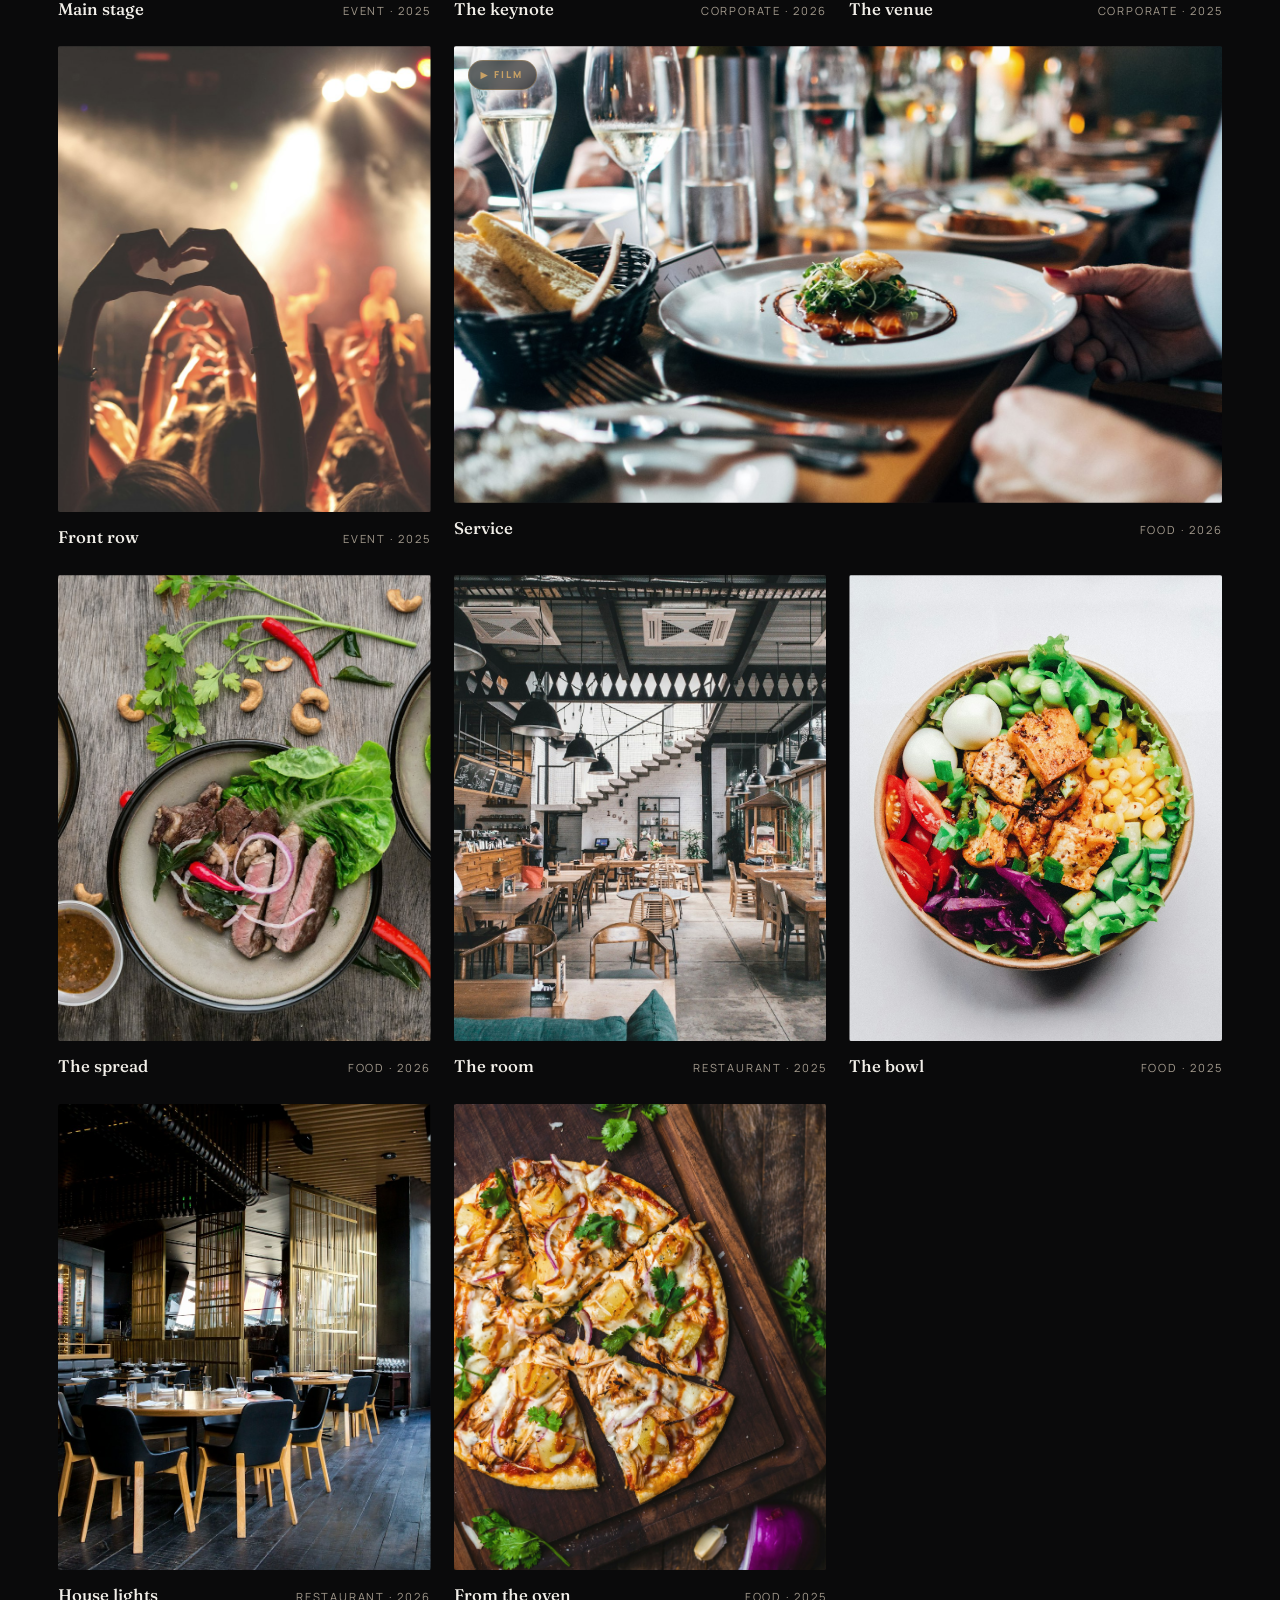
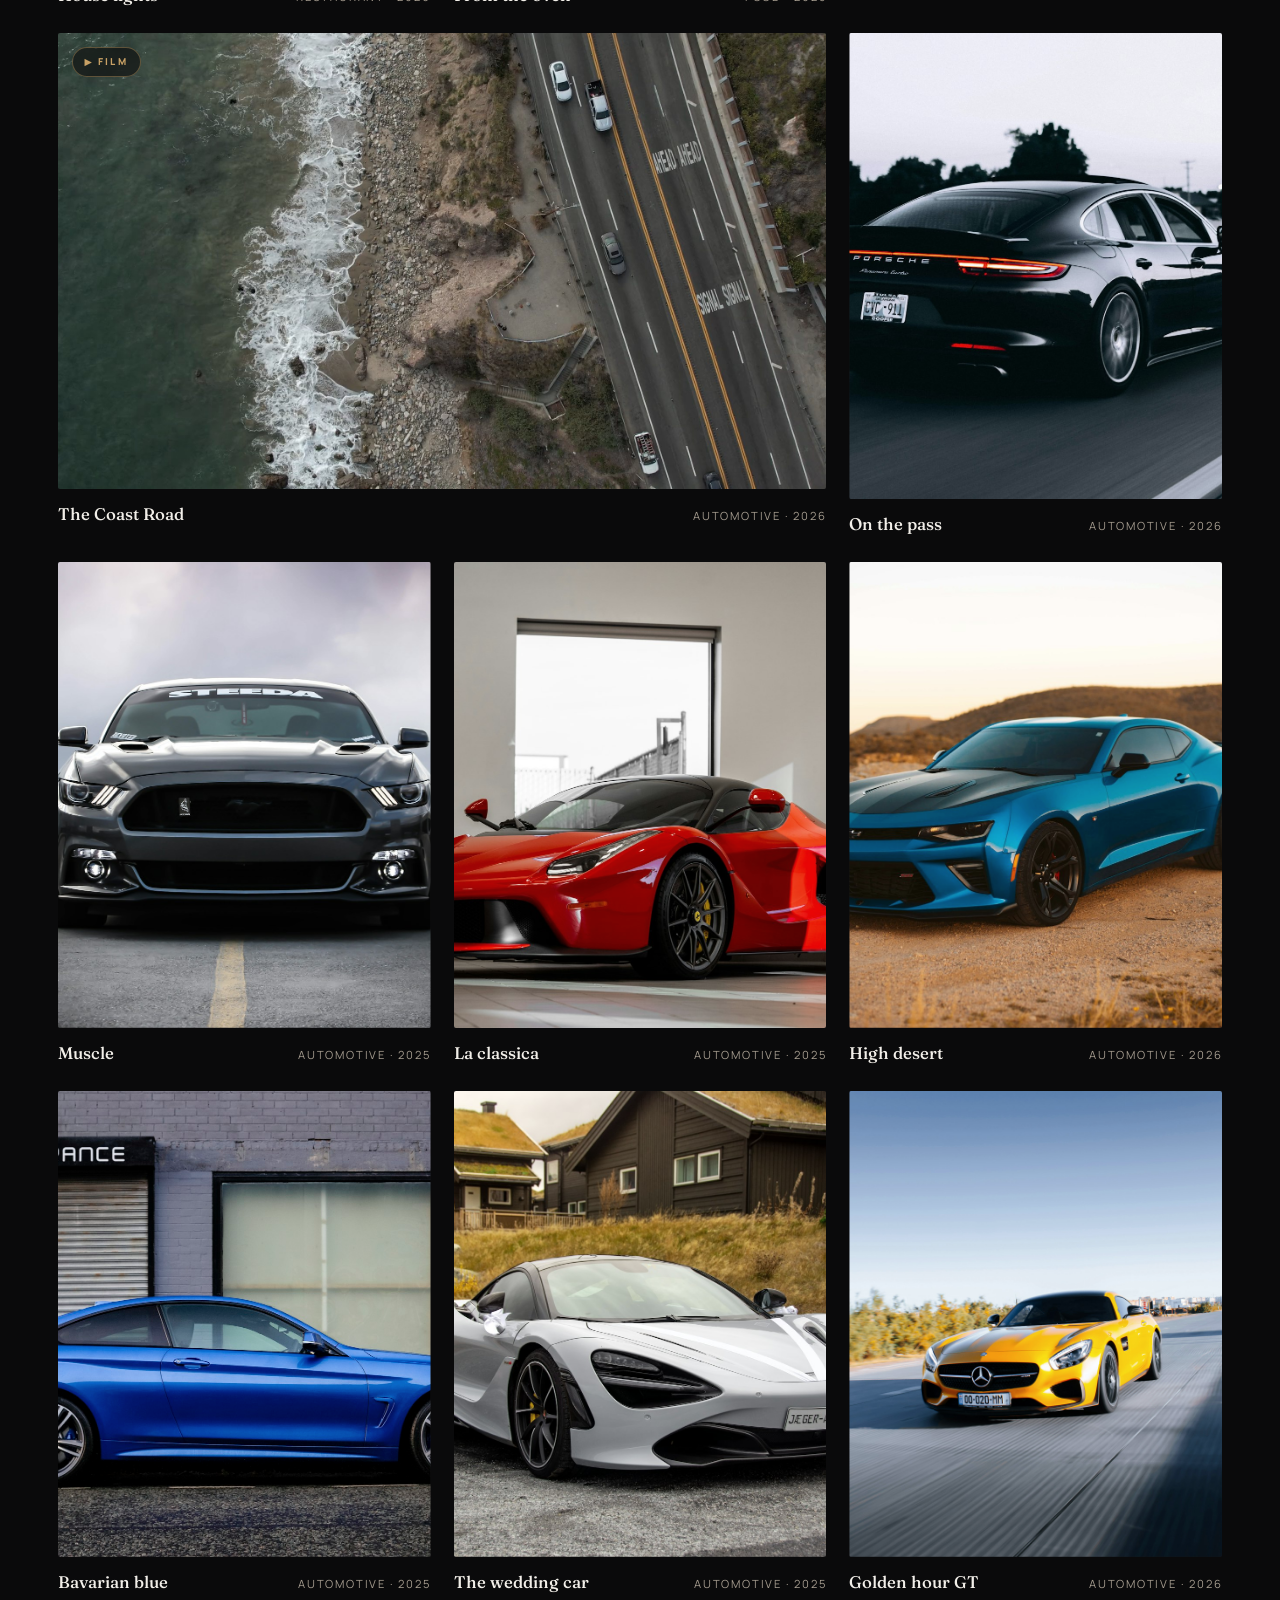
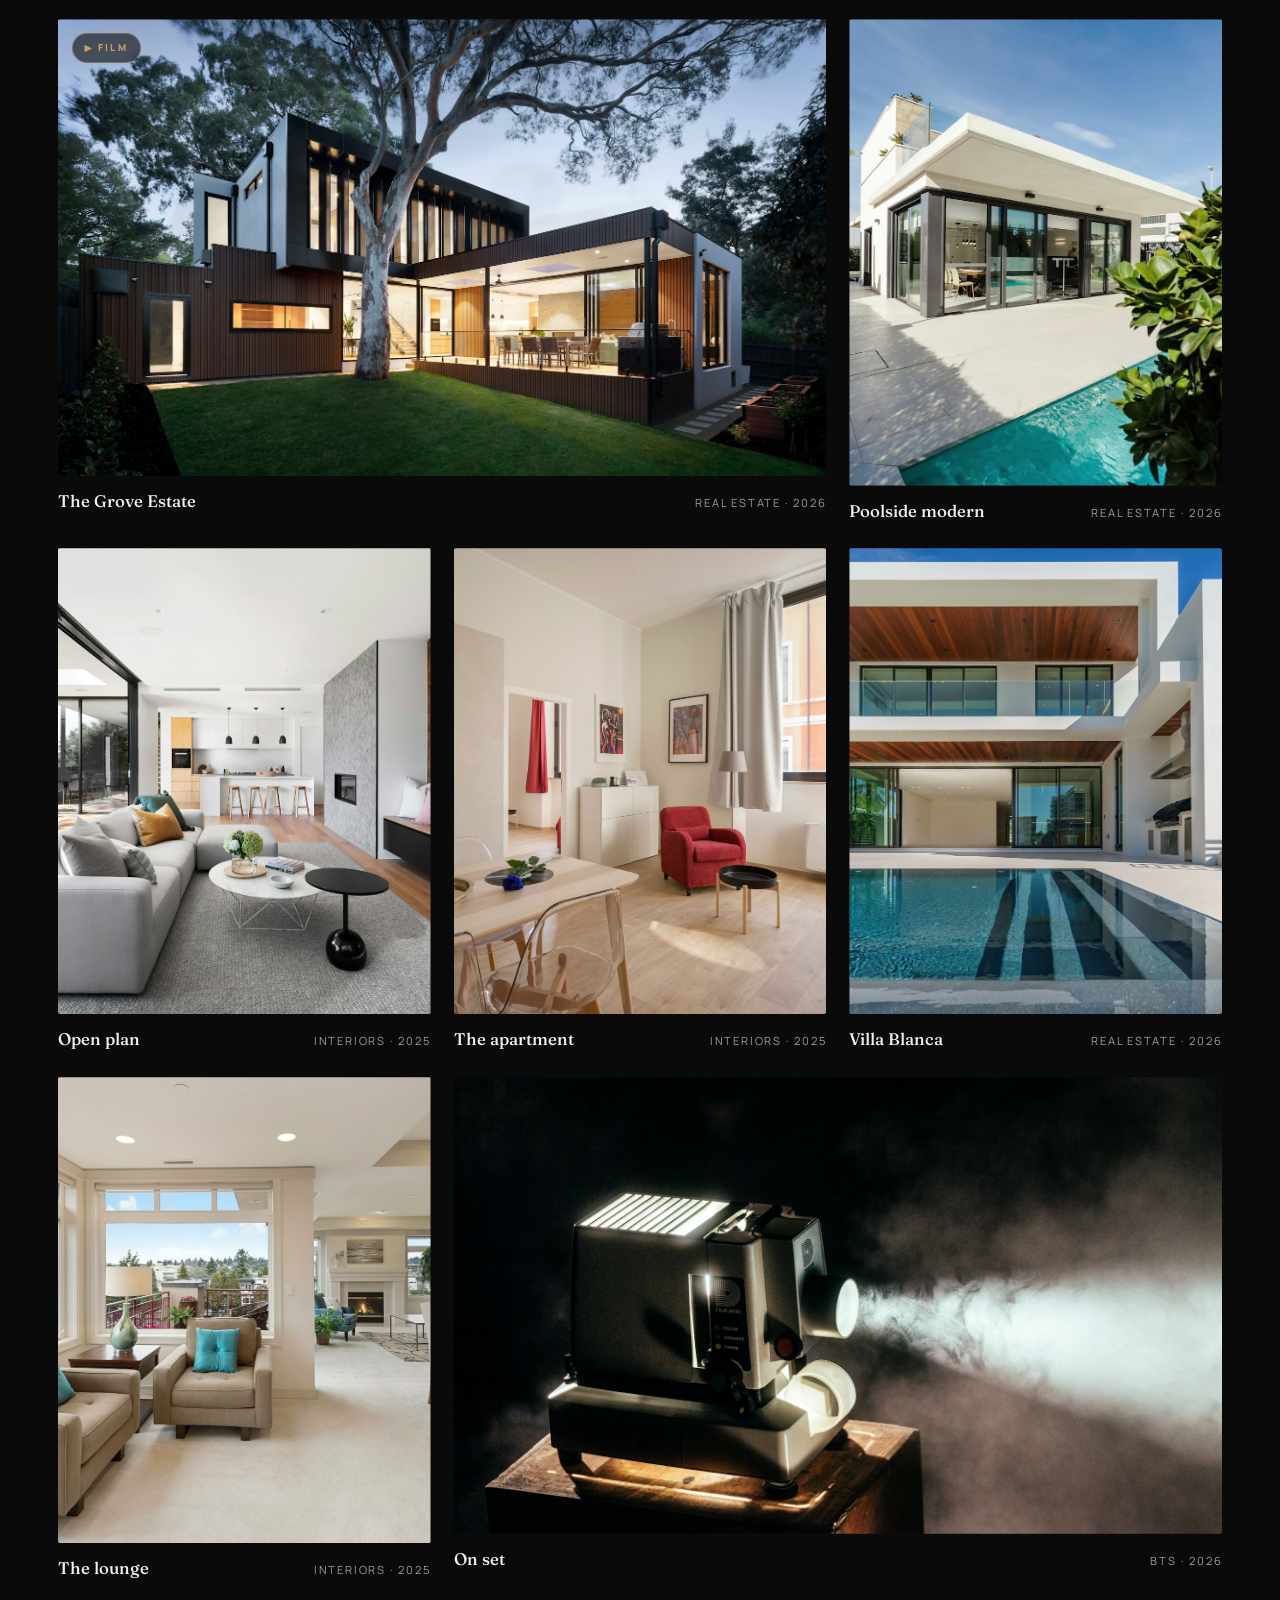
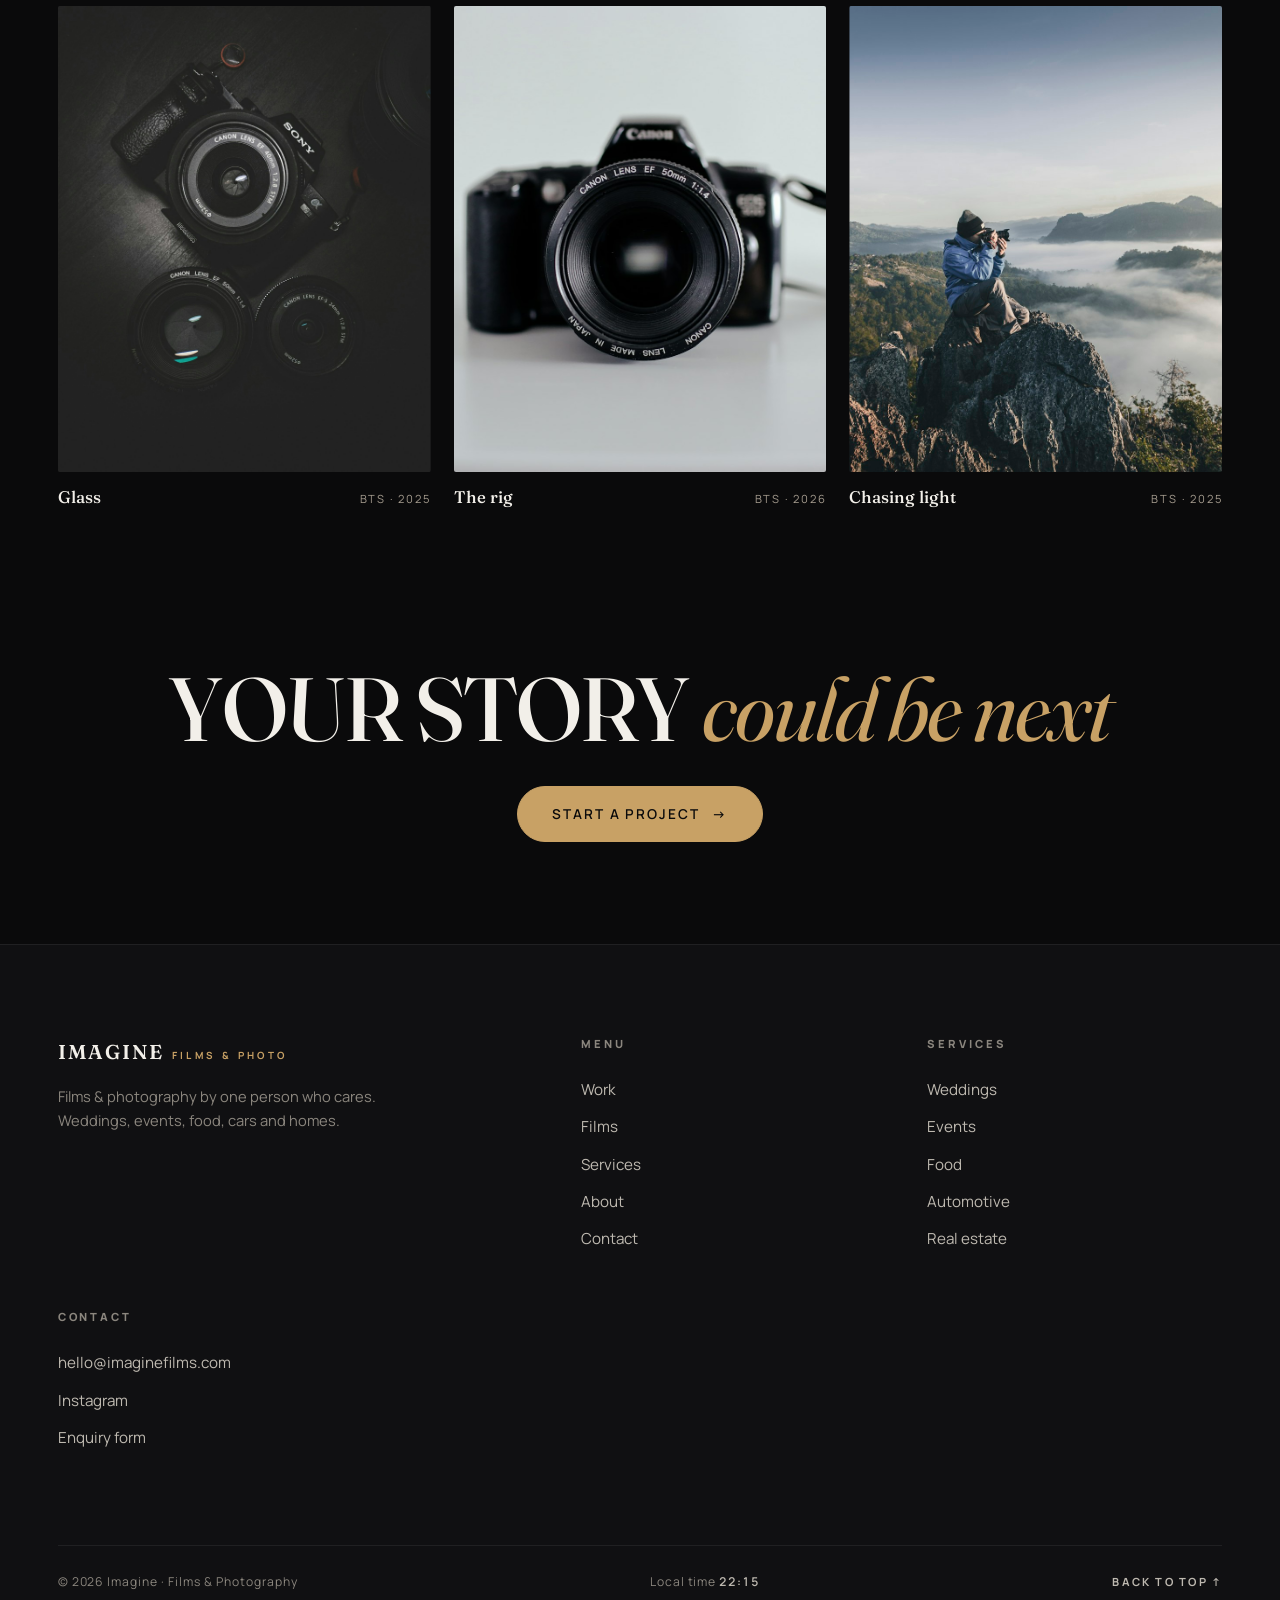
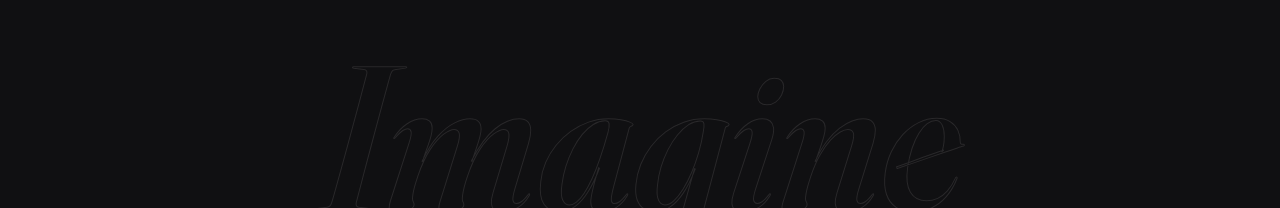
<file: work.html>
<!DOCTYPE html>
<html lang="en">
<head>
  <meta charset="utf-8">
  <meta name="viewport" content="width=device-width, initial-scale=1">
  <title>The Work · Imagine</title>
  <meta name="description" content="Selected photography and film work by Imagine: weddings, events, food, automotive and real estate.">
  <link rel="icon" href="assets/img/favicon.svg" type="image/svg+xml">
  <link rel="preconnect" href="https://fonts.googleapis.com">
  <link rel="preconnect" href="https://fonts.gstatic.com" crossorigin>
  <link href="https://fonts.googleapis.com/css2?family=Fraunces:ital,opsz,wght@0,9..144,400;0,9..144,500;0,9..144,600;1,9..144,400;1,9..144,500&family=Manrope:wght@400;500;600;700;800&display=swap" rel="stylesheet">
  <link rel="stylesheet" href="css/style.css">
  <script>document.documentElement.classList.add("js");</script>
</head>
<body>

  <div class="grain" aria-hidden="true"></div>
  <div class="cursor" aria-hidden="true"><span class="cursor-label"></span></div>

  <header class="nav">
    <div class="nav-inner">
      <a href="index.html" class="logo"><b>Imagine</b><span>Films &amp; Photo</span></a>
      <nav class="nav-links" aria-label="Main">
        <a href="work.html" class="is-active">Work</a>
        <a href="films.html">Films</a>
        <a href="packages.html">Services</a>
        <a href="about.html">About</a>
        <a href="contact.html" class="nav-cta">Start a project</a>
      </nav>
      <button class="burger" aria-label="Menu" aria-expanded="false"><span></span><span></span><span></span></button>
    </div>
  </header>

  <div class="mobile-menu">
    <a href="index.html">Home</a>
    <a href="work.html" class="is-active">Work</a>
    <a href="films.html">Films</a>
    <a href="packages.html">Services</a>
    <a href="about.html">About</a>
    <a href="contact.html">Contact</a>
    <div class="mobile-meta"><span>@imagineshortfilms</span><span>Films &amp; Photography</span></div>
  </div>

  <main>
    <section class="page-head container">
      <p class="label">The archive</p>
      <h1 class="h-display" data-split>The Work</h1>
      <p class="lead" data-reveal>Weddings, parties, plates, machines and homes. Frames I’m proud of. Film cards play a moving preview, and you can open any piece to see it big.</p>

      <div class="filters" data-reveal>
        <button class="chip is-active" data-filter="all">All <sup>38</sup></button>
        <button class="chip" data-filter="wedding">Weddings <sup>8</sup></button>
        <button class="chip" data-filter="event">Events <sup>6</sup></button>
        <button class="chip" data-filter="food">Food <sup>6</sup></button>
        <button class="chip" data-filter="automotive">Automotive <sup>8</sup></button>
        <button class="chip" data-filter="realestate">Real estate <sup>6</sup></button>
        <button class="chip" data-filter="bts">Behind the scenes <sup>4</sup></button>
      </div>
    </section>

    <section class="section container" data-gallery>
      <div class="work-grid">

        <!-- WEDDINGS -->
        <article class="work-item wide" data-cat="wedding" data-lightbox data-video="assets/video/film-wed-01.mp4" data-title="Charlotte &amp; Lachlan · Wedding Film" data-hover-video>
          <div class="work-media">
            <img src="assets/img/wed-05.jpg" alt="Confetti falling over the newlyweds" loading="lazy">
            <video muted loop playsinline preload="none" src="assets/video/film-wed-01.mp4"></video>
            <span class="work-badge gold-badge">▶ Film</span>
          </div>
          <div class="work-meta"><h3>Charlotte &amp; Lachlan</h3><span>Wedding · 2026</span></div>
        </article>

        <article class="work-item" data-cat="wedding" data-lightbox data-title="First look">
          <div class="work-media"><img src="assets/img/wed-01.jpg" alt="Couple during first look at a vineyard" loading="lazy"></div>
          <div class="work-meta"><h3>First look</h3><span>Wedding · 2026</span></div>
        </article>

        <article class="work-item" data-cat="wedding" data-lightbox data-title="The celebration">
          <div class="work-media"><img src="assets/img/wed-02.jpg" alt="Couple celebrating with balloons at an outdoor reception" loading="lazy"></div>
          <div class="work-meta"><h3>The celebration</h3><span>Wedding · 2025</span></div>
        </article>

        <article class="work-item" data-cat="wedding" data-lightbox data-title="The rings">
          <div class="work-media"><img src="assets/img/wed-03.jpg" alt="Close-up of wedding rings on hands" loading="lazy"></div>
          <div class="work-meta"><h3>The rings</h3><span>Wedding · 2025</span></div>
        </article>

        <article class="work-item" data-cat="wedding" data-lightbox data-title="Reception details">
          <div class="work-media"><img src="assets/img/wed-04.jpg" alt="Wedding reception table setting" loading="lazy"></div>
          <div class="work-meta"><h3>The table</h3><span>Wedding · 2025</span></div>
        </article>

        <article class="work-item" data-cat="wedding" data-lightbox data-title="The promise">
          <div class="work-media"><img src="assets/img/wed-06.jpg" alt="Close-up of rings and bouquet" loading="lazy"></div>
          <div class="work-meta"><h3>The promise</h3><span>Engagement · 2025</span></div>
        </article>

        <article class="work-item" data-cat="wedding" data-lightbox data-title="The ceremony">
          <div class="work-media"><img src="assets/img/wed-07.jpg" alt="Decorated ceremony chairs at an outdoor wedding" loading="lazy"></div>
          <div class="work-meta"><h3>The ceremony</h3><span>Wedding · 2026</span></div>
        </article>

        <article class="work-item" data-cat="wedding" data-lightbox data-title="Hand in hand">
          <div class="work-media"><img src="assets/img/wed-08.jpg" alt="Couple holding hands in warm golden light" loading="lazy"></div>
          <div class="work-meta"><h3>Hand in hand</h3><span>Wedding · 2026</span></div>
        </article>

        <!-- EVENTS -->
        <article class="work-item wide" data-cat="event" data-lightbox data-video="assets/video/film-event-01.mp4" data-title="The Big Night · Event Aftermovie" data-hover-video>
          <div class="work-media">
            <img src="assets/img/ev-04.jpg" alt="Confetti falling over a packed venue at night" loading="lazy">
            <video muted loop playsinline preload="none" src="assets/video/film-event-01.mp4"></video>
            <span class="work-badge gold-badge">▶ Film</span>
          </div>
          <div class="work-meta"><h3>The Big Night</h3><span>Event · 2026</span></div>
        </article>

        <article class="work-item" data-cat="event" data-lightbox data-title="Confetti">
          <div class="work-media"><img src="assets/img/ev-01.jpg" alt="Confetti raining over a concert crowd" loading="lazy"></div>
          <div class="work-meta"><h3>Confetti</h3><span>Event · 2026</span></div>
        </article>

        <article class="work-item" data-cat="event" data-lightbox data-title="Main stage">
          <div class="work-media"><img src="assets/img/ev-02.jpg" alt="Concert crowd facing a warm-lit stage" loading="lazy"></div>
          <div class="work-meta"><h3>Main stage</h3><span>Event · 2025</span></div>
        </article>

        <article class="work-item" data-cat="event" data-lightbox data-title="The keynote">
          <div class="work-media"><img src="assets/img/ev-03.jpg" alt="Seated audience at a conference talk" loading="lazy"></div>
          <div class="work-meta"><h3>The keynote</h3><span>Corporate · 2026</span></div>
        </article>

        <article class="work-item" data-cat="event" data-lightbox data-title="The venue">
          <div class="work-media"><img src="assets/img/ev-05.jpg" alt="Empty tiered conference venue before doors open" loading="lazy"></div>
          <div class="work-meta"><h3>The venue</h3><span>Corporate · 2025</span></div>
        </article>

        <article class="work-item" data-cat="event" data-lightbox data-title="Front row">
          <div class="work-media"><img src="assets/img/ev-06.jpg" alt="Hands making heart shapes in front of a stage" loading="lazy"></div>
          <div class="work-meta"><h3>Front row</h3><span>Event · 2025</span></div>
        </article>

        <!-- FOOD -->
        <article class="work-item wide" data-cat="food" data-lightbox data-video="assets/video/film-food-01.mp4" data-title="Service · A Kitchen Film" data-hover-video>
          <div class="work-media">
            <img src="assets/img/fd-01.jpg" alt="Fine-dining plate being served at a set table" loading="lazy">
            <video muted loop playsinline preload="none" src="assets/video/film-food-01.mp4"></video>
            <span class="work-badge gold-badge">▶ Film</span>
          </div>
          <div class="work-meta"><h3>Service</h3><span>Food · 2026</span></div>
        </article>

        <article class="work-item" data-cat="food" data-lightbox data-title="The spread">
          <div class="work-media"><img src="assets/img/fd-02.jpg" alt="Dishes spread across a dark table, shot from above" loading="lazy"></div>
          <div class="work-meta"><h3>The spread</h3><span>Food · 2026</span></div>
        </article>

        <article class="work-item" data-cat="food" data-lightbox data-title="The room">
          <div class="work-media"><img src="assets/img/fd-03.jpg" alt="Industrial restaurant interior in daylight" loading="lazy"></div>
          <div class="work-meta"><h3>The room</h3><span>Restaurant · 2025</span></div>
        </article>

        <article class="work-item" data-cat="food" data-lightbox data-title="The bowl">
          <div class="work-media"><img src="assets/img/fd-04.jpg" alt="Fresh salmon bowl on a light background" loading="lazy"></div>
          <div class="work-meta"><h3>The bowl</h3><span>Food · 2025</span></div>
        </article>

        <article class="work-item" data-cat="food" data-lightbox data-title="House lights">
          <div class="work-media"><img src="assets/img/fd-05.jpg" alt="Moody restaurant dining room" loading="lazy"></div>
          <div class="work-meta"><h3>House lights</h3><span>Restaurant · 2026</span></div>
        </article>

        <article class="work-item" data-cat="food" data-lightbox data-title="From the oven">
          <div class="work-media"><img src="assets/img/fd-06.jpg" alt="Fresh pizza on a wooden board" loading="lazy"></div>
          <div class="work-meta"><h3>From the oven</h3><span>Food · 2025</span></div>
        </article>

        <!-- AUTOMOTIVE -->
        <article class="work-item wide" data-cat="automotive" data-lightbox data-video="assets/video/film-car-01.mp4" data-title="The Coast Road · Automotive Film" data-hover-video>
          <div class="work-media">
            <img src="assets/img/car-09.jpg" alt="Aerial of a coastal highway where the surf meets the road" loading="lazy">
            <video muted loop playsinline preload="none" src="assets/video/film-car-01.mp4"></video>
            <span class="work-badge gold-badge">▶ Film</span>
          </div>
          <div class="work-meta"><h3>The Coast Road</h3><span>Automotive · 2026</span></div>
        </article>

        <article class="work-item" data-cat="automotive" data-lightbox data-title="911 on the pass">
          <div class="work-media"><img src="assets/img/car-01.jpg" alt="Porsche 911 on a mountain road" loading="lazy"></div>
          <div class="work-meta"><h3>On the pass</h3><span>Automotive · 2026</span></div>
        </article>

        <article class="work-item" data-cat="automotive" data-lightbox data-title="American muscle">
          <div class="work-media"><img src="assets/img/car-02.jpg" alt="Classic American muscle car front view" loading="lazy"></div>
          <div class="work-meta"><h3>Muscle</h3><span>Automotive · 2025</span></div>
        </article>

        <article class="work-item" data-cat="automotive" data-lightbox data-title="La classica">
          <div class="work-media"><img src="assets/img/car-04.jpg" alt="Classic Italian sports car" loading="lazy"></div>
          <div class="work-meta"><h3>La classica</h3><span>Automotive · 2025</span></div>
        </article>

        <article class="work-item" data-cat="automotive" data-lightbox data-title="High desert">
          <div class="work-media"><img src="assets/img/car-03.jpg" alt="Blue muscle car on a desert road" loading="lazy"></div>
          <div class="work-meta"><h3>High desert</h3><span>Automotive · 2026</span></div>
        </article>

        <article class="work-item" data-cat="automotive" data-lightbox data-title="Bavarian blue">
          <div class="work-media"><img src="assets/img/car-06.jpg" alt="Blue coupe in side profile against a grey wall" loading="lazy"></div>
          <div class="work-meta"><h3>Bavarian blue</h3><span>Automotive · 2025</span></div>
        </article>

        <article class="work-item" data-cat="automotive" data-lightbox data-title="The wedding car">
          <div class="work-media"><img src="assets/img/car-07.jpg" alt="Supercar decorated with white wedding ribbons" loading="lazy"></div>
          <div class="work-meta"><h3>The wedding car</h3><span>Automotive · 2025</span></div>
        </article>

        <article class="work-item" data-cat="automotive" data-lightbox data-title="Golden hour GT">
          <div class="work-media"><img src="assets/img/car-08.jpg" alt="Yellow grand tourer rolling shot in daylight" loading="lazy"></div>
          <div class="work-meta"><h3>Golden hour GT</h3><span>Automotive · 2026</span></div>
        </article>

        <!-- REAL ESTATE -->
        <article class="work-item wide" data-cat="realestate" data-lightbox data-video="assets/video/film-re-01.mp4" data-title="The Grove Estate · Property Film" data-hover-video>
          <div class="work-media">
            <img src="assets/img/re-02.jpg" alt="Architectural house at dusk with warm interior light" loading="lazy">
            <video muted loop playsinline preload="none" src="assets/video/film-re-01.mp4"></video>
            <span class="work-badge gold-badge">▶ Film</span>
          </div>
          <div class="work-meta"><h3>The Grove Estate</h3><span>Real estate · 2026</span></div>
        </article>

        <article class="work-item" data-cat="realestate" data-lightbox data-title="Poolside modern">
          <div class="work-media"><img src="assets/img/re-01.jpg" alt="Modern house with a pool in daylight" loading="lazy"></div>
          <div class="work-meta"><h3>Poolside modern</h3><span>Real estate · 2026</span></div>
        </article>

        <article class="work-item" data-cat="realestate" data-lightbox data-title="Open plan">
          <div class="work-media"><img src="assets/img/re-03.jpg" alt="Open-plan living room interior" loading="lazy"></div>
          <div class="work-meta"><h3>Open plan</h3><span>Interiors · 2025</span></div>
        </article>

        <article class="work-item" data-cat="realestate" data-lightbox data-title="The apartment">
          <div class="work-media"><img src="assets/img/re-04.jpg" alt="Bright apartment living and dining space" loading="lazy"></div>
          <div class="work-meta"><h3>The apartment</h3><span>Interiors · 2025</span></div>
        </article>

        <article class="work-item" data-cat="realestate" data-lightbox data-title="Villa Blanca">
          <div class="work-media"><img src="assets/img/re-05.jpg" alt="White villa with pool and timber ceiling" loading="lazy"></div>
          <div class="work-meta"><h3>Villa Blanca</h3><span>Real estate · 2026</span></div>
        </article>

        <article class="work-item" data-cat="realestate" data-lightbox data-title="The lounge">
          <div class="work-media"><img src="assets/img/re-06.jpg" alt="Lounge interior with fireplace and large windows" loading="lazy"></div>
          <div class="work-meta"><h3>The lounge</h3><span>Interiors · 2025</span></div>
        </article>

        <!-- BTS -->
        <article class="work-item wide" data-cat="bts" data-lightbox data-title="Production light">
          <div class="work-media"><img src="assets/img/bts-01.jpg" alt="Film production light on set" loading="lazy"></div>
          <div class="work-meta"><h3>On set</h3><span>BTS · 2026</span></div>
        </article>

        <article class="work-item" data-cat="bts" data-lightbox data-title="The lens">
          <div class="work-media"><img src="assets/img/bts-02.jpg" alt="Close-up of a camera lens" loading="lazy"></div>
          <div class="work-meta"><h3>Glass</h3><span>BTS · 2025</span></div>
        </article>

        <article class="work-item" data-cat="bts" data-lightbox data-title="The rig">
          <div class="work-media"><img src="assets/img/bts-03.jpg" alt="Cinema camera rig" loading="lazy"></div>
          <div class="work-meta"><h3>The rig</h3><span>BTS · 2026</span></div>
        </article>

        <article class="work-item" data-cat="bts" data-lightbox data-title="Chasing light">
          <div class="work-media"><img src="assets/img/bts-04.jpg" alt="Filmmaker shooting at sunset" loading="lazy"></div>
          <div class="work-meta"><h3>Chasing light</h3><span>BTS · 2025</span></div>
        </article>

      </div>
    </section>

    <section class="cta-band container">
      <h2 class="h-display" data-split>Your story <em>could be next</em></h2>
      <a href="contact.html" class="btn btn-solid" data-reveal>Start a project <span class="arr">→</span></a>
    </section>
  </main>

  <footer class="footer">
    <div class="container">
      <div class="footer-main">
        <div class="footer-brand">
          <a href="index.html" class="logo"><b>Imagine</b><span>Films &amp; Photo</span></a>
          <p>Films &amp; photography by one person who cares. Weddings, events, food, cars and homes.</p>
        </div>
        <div class="footer-col">
          <h5>Menu</h5>
          <a href="work.html">Work</a>
          <a href="films.html">Films</a>
          <a href="packages.html">Services</a>
          <a href="about.html">About</a>
          <a href="contact.html">Contact</a>
        </div>
        <div class="footer-col">
          <h5>Services</h5>
          <a href="packages.html#weddings">Weddings</a>
          <a href="packages.html#events">Events</a>
          <a href="packages.html#food">Food</a>
          <a href="packages.html#automotive">Automotive</a>
          <a href="packages.html#realestate">Real estate</a>
        </div>
        <div class="footer-col">
          <h5>Contact</h5>
          <a href="mailto:hello@imaginefilms.com">hello@imaginefilms.com</a>
          <a href="https://instagram.com/imagineshortfilms" target="_blank" rel="noopener">Instagram</a>
          <a href="contact.html">Enquiry form</a>
        </div>
      </div>
      <div class="footer-bottom">
        <span>© <span data-year>2026</span> Imagine · Films &amp; Photography</span>
        <span class="f-time">Local time <b data-time>--:--</b></span>
        <button class="up" data-scroll-top>Back to top ↑</button>
      </div>
      <div class="footer-mark" aria-hidden="true">Imagine</div>
    </div>
  </footer>

  <div class="lightbox" aria-hidden="true">
    <button class="lb-btn lb-close" aria-label="Close">✕</button>
    <button class="lb-btn lb-prev" aria-label="Previous">←</button>
    <button class="lb-btn lb-next" aria-label="Next">→</button>
    <div class="lightbox-stage">
      <div class="lb-media"></div>
      <div class="lightbox-cap"><span class="lb-title"></span><span class="lb-count"></span></div>
    </div>
  </div>

  <script src="js/vendor/gsap.min.js"></script>
  <script src="js/vendor/ScrollTrigger.min.js"></script>
  <script src="js/vendor/lenis.min.js"></script>
  <script src="js/vendor/split-type.min.js"></script>
  <script src="js/main.js"></script>
</body>
</html>
</file>
<file: css/style.css>
/* ============================================================
   IMAGINE STUDIO — Films & Photography
   Dark cinematic design system
   ============================================================ */

:root {
  --bg0: #0a0a0b;
  --bg1: #101012;
  --bg2: #161619;
  --ink: #f2efe9;
  --ink-dim: #beb9b0;
  --muted: #8b867e;
  --gold: #c8a165;
  --gold-bright: #e2c08a;
  --line: rgba(242, 239, 233, 0.14);
  --line-soft: rgba(242, 239, 233, 0.07);
  --font-display: "Fraunces", Georgia, "Times New Roman", serif;
  --font-body: "Manrope", "Segoe UI", system-ui, -apple-system, sans-serif;
  --pad: clamp(20px, 4.5vw, 72px);
  --section: clamp(56px, 8vw, 110px);
  --radius: 2px;
  --ease: cubic-bezier(0.22, 1, 0.36, 1);
}

/* ---------- reset ---------- */
*, *::before, *::after { box-sizing: border-box; margin: 0; padding: 0; }
/* No CSS scroll-behavior:smooth here — it fights Lenis (double animation) */
html.lenis { height: auto; }
.lenis.lenis-smooth { scroll-behavior: auto !important; }
.lenis.lenis-stopped { overflow: hidden; }
body {
  background: var(--bg0);
  color: var(--ink);
  font-family: var(--font-body);
  font-size: 16px;
  line-height: 1.65;
  -webkit-font-smoothing: antialiased;
  overflow-x: hidden;
}
img, video { max-width: 100%; display: block; }
a { color: inherit; text-decoration: none; }
button { font: inherit; color: inherit; background: none; border: 0; cursor: pointer; }
ul, ol { list-style: none; }
::selection { background: var(--gold); color: var(--bg0); }
::-webkit-scrollbar { width: 10px; }
::-webkit-scrollbar-track { background: var(--bg0); }
::-webkit-scrollbar-thumb { background: #2c2c30; border-radius: 5px; }
::-webkit-scrollbar-thumb:hover { background: #3a3a40; }

/* ---------- film grain + vignette ---------- */
.grain {
  position: fixed; inset: -100px; z-index: 2000; pointer-events: none;
  background-image: url("data:image/svg+xml,%3Csvg viewBox='0 0 300 300' xmlns='http://www.w3.org/2000/svg'%3E%3Cfilter id='n'%3E%3CfeTurbulence type='fractalNoise' baseFrequency='0.85' numOctaves='2' stitchTiles='stitch'/%3E%3C/filter%3E%3Crect width='100%25' height='100%25' filter='url(%23n)'/%3E%3C/svg%3E");
  opacity: 0.045;
  animation: grain-shift 0.9s steps(4) infinite;
}
@keyframes grain-shift {
  0% { transform: translate(0, 0); }
  25% { transform: translate(-30px, 20px); }
  50% { transform: translate(25px, -35px); }
  75% { transform: translate(-20px, -15px); }
  100% { transform: translate(0, 0); }
}

/* ---------- typography ---------- */
.h-display {
  font-family: var(--font-display);
  font-weight: 500;
  font-size: clamp(2.9rem, 9vw, 9rem);
  line-height: 0.96;
  letter-spacing: -0.02em;
  text-transform: uppercase;
}
.h-xl {
  font-family: var(--font-display);
  font-weight: 500;
  font-size: clamp(2.2rem, 5.4vw, 4.8rem);
  line-height: 1.05;
  letter-spacing: -0.015em;
  text-wrap: balance;
}
.h-lg {
  font-family: var(--font-display);
  font-weight: 500;
  font-size: clamp(1.7rem, 3.4vw, 2.9rem);
  line-height: 1.12;
}
.h-md { font-family: var(--font-display); font-weight: 500; font-size: clamp(1.25rem, 2vw, 1.6rem); line-height: 1.2; }
.serif-i { font-family: var(--font-display); font-style: italic; font-weight: 400; }
.gold { color: var(--gold); }
.dim { color: var(--ink-dim); }
.lead { font-size: clamp(1.05rem, 1.5vw, 1.3rem); line-height: 1.7; color: var(--ink-dim); max-width: 40em; }
p { color: var(--ink-dim); }

.label {
  display: flex; align-items: center; gap: 14px;
  font-size: 0.72rem; font-weight: 600; letter-spacing: 0.32em;
  text-transform: uppercase; color: var(--gold);
  margin-bottom: clamp(20px, 3vw, 40px);
}
.label::after { content: ""; height: 1px; width: 56px; background: var(--gold); opacity: 0.5; }

/* ---------- layout ---------- */
.container { width: 100%; max-width: 1500px; margin: 0 auto; padding-inline: var(--pad); }
.section { padding-block: calc(var(--section) / 2); }
.section-lg { padding-block: var(--section); }
.grid-2 { display: grid; grid-template-columns: 1fr 1fr; gap: clamp(28px, 5vw, 90px); align-items: start; }
.grid-3 { display: grid; grid-template-columns: repeat(3, 1fr); gap: clamp(18px, 2.4vw, 36px); }
.grid-4 { display: grid; grid-template-columns: repeat(4, 1fr); gap: clamp(14px, 1.8vw, 26px); }
@media (max-width: 900px) { .grid-2, .grid-3 { grid-template-columns: 1fr; } }
@media (max-width: 1100px) { .grid-4 { grid-template-columns: repeat(2, 1fr); } }
@media (max-width: 580px) { .grid-4 { grid-template-columns: 1fr; } }
.hr { border: 0; border-top: 1px solid var(--line-soft); }

/* ---------- reveal states (only when JS is on) ---------- */
.js [data-reveal] { opacity: 0; transform: translateY(28px); }
.js [data-split] { visibility: hidden; }
.js [data-split].is-split { visibility: visible; }
[data-split] .line { display: block; overflow: hidden; padding-block: 0.06em; margin-block: -0.06em; }
[data-split] .word { display: inline-block; }
html.no-motion [data-reveal] { opacity: 1 !important; transform: none !important; }
html.no-motion [data-split] { visibility: visible !important; }

/* ---------- buttons & links ---------- */
.btn {
  position: relative; display: inline-flex; align-items: center; gap: 12px;
  padding: 16px 34px; border: 1px solid var(--line);
  border-radius: 999px; font-weight: 600; font-size: 0.85rem;
  letter-spacing: 0.14em; text-transform: uppercase; color: var(--ink);
  transition: border-color 0.4s var(--ease), color 0.4s var(--ease), background 0.4s var(--ease);
}
.btn:hover { border-color: var(--gold); color: var(--gold-bright); }
.btn .arr { transition: transform 0.4s var(--ease); }
.btn:hover .arr { transform: translateX(5px); }
.btn-solid { background: var(--gold); border-color: var(--gold); color: var(--bg0); }
.btn-solid:hover { background: var(--gold-bright); border-color: var(--gold-bright); color: var(--bg0); }
.link-line {
  display: inline-flex; align-items: center; gap: 10px;
  font-weight: 600; font-size: 0.85rem; letter-spacing: 0.14em; text-transform: uppercase;
  padding-bottom: 6px; position: relative; color: var(--ink);
}
.link-line::after {
  content: ""; position: absolute; left: 0; bottom: 0; height: 1px; width: 100%;
  background: var(--gold); transform-origin: left; transform: scaleX(0.35);
  transition: transform 0.5s var(--ease);
}
.link-line:hover::after { transform-origin: left; transform: scaleX(1); }
.link-line:hover { color: var(--gold-bright); }

/* ---------- preloader ---------- */
.preloader {
  position: fixed; inset: 0; z-index: 5000; background: var(--bg0);
  display: none; align-items: center; justify-content: center;
  transition: transform 0.9s var(--ease);
}
html.js .preloader { display: flex; } /* no-JS visitors must never be trapped behind it */
.preloader.is-done { transform: translateY(-101%); pointer-events: none; }
.preloader-word {
  font-family: var(--font-display); text-transform: uppercase;
  font-size: clamp(2rem, 7vw, 5rem); letter-spacing: 0.08em; display: flex; overflow: hidden;
}
.preloader-word span { display: inline-block; transform: translateY(115%); animation: pre-up 0.7s var(--ease) forwards; }
.preloader-word span:nth-child(2) { animation-delay: 0.05s; }
.preloader-word span:nth-child(3) { animation-delay: 0.1s; }
.preloader-word span:nth-child(4) { animation-delay: 0.15s; }
.preloader-word span:nth-child(5) { animation-delay: 0.2s; }
.preloader-word span:nth-child(6) { animation-delay: 0.25s; }
.preloader-word span:nth-child(7) { animation-delay: 0.3s; }
@keyframes pre-up { to { transform: translateY(0); } }
html.no-motion .preloader { display: none; }

/* ---------- navigation ---------- */
.nav {
  position: fixed; top: 0; left: 0; right: 0; z-index: 1100; /* above .mobile-menu so the burger stays reachable */
  transition: background 0.4s ease, backdrop-filter 0.4s ease, border-color 0.4s ease;
  border-bottom: 1px solid transparent;
}
.nav.is-scrolled { background: rgba(10, 10, 11, 0.82); backdrop-filter: blur(14px); border-color: var(--line-soft); }
.nav.menu-open { background: transparent; backdrop-filter: none; border-color: transparent; }
.nav-inner {
  display: flex; align-items: center; justify-content: space-between;
  padding: 20px var(--pad); max-width: 1500px; margin: 0 auto;
}
.logo { display: flex; align-items: baseline; gap: 8px; font-family: var(--font-display); font-size: 1.25rem; letter-spacing: 0.1em; text-transform: uppercase; z-index: 1002; position: relative; }
.logo b { font-weight: 600; }
.logo span { font-size: 0.62rem; font-family: var(--font-body); font-weight: 700; letter-spacing: 0.34em; color: var(--gold); }
.nav-links { display: flex; gap: clamp(18px, 2.6vw, 42px); align-items: center; }
.nav-links a {
  font-size: 0.8rem; font-weight: 600; letter-spacing: 0.16em; text-transform: uppercase;
  color: var(--ink-dim); transition: color 0.3s ease; position: relative; padding: 6px 0;
}
.nav-links a:hover, .nav-links a.is-active { color: var(--ink); }
.nav-links a.is-active::after {
  content: ""; position: absolute; left: 0; right: 0; bottom: -2px; height: 1px; background: var(--gold);
}
.nav-cta { border: 1px solid var(--line); border-radius: 999px; padding: 10px 22px !important; color: var(--ink) !important; transition: border-color 0.3s ease, color 0.3s ease !important; }
.nav-cta:hover { border-color: var(--gold); color: var(--gold-bright) !important; }
.nav-cta::after { display: none !important; }

.burger { display: none; z-index: 1002; position: relative; width: 44px; height: 44px; }
.burger span {
  position: absolute; left: 10px; right: 10px; height: 2px; background: var(--ink);
  transition: transform 0.4s var(--ease), opacity 0.3s ease, top 0.4s var(--ease);
}
.burger span:nth-child(1) { top: 16px; }
.burger span:nth-child(2) { top: 22px; }
.burger span:nth-child(3) { top: 28px; }
.burger.is-open span:nth-child(1) { top: 22px; transform: rotate(45deg); }
.burger.is-open span:nth-child(2) { opacity: 0; }
.burger.is-open span:nth-child(3) { top: 22px; transform: rotate(-45deg); }

.mobile-menu {
  position: fixed; inset: 0; z-index: 1000; background: var(--bg0);
  display: flex; flex-direction: column; justify-content: center; padding: var(--pad);
  clip-path: inset(0 0 100% 0); visibility: hidden;
  transition: clip-path 0.7s var(--ease), visibility 0s 0.7s;
}
.mobile-menu.is-open { clip-path: inset(0 0 0% 0); visibility: visible; transition: clip-path 0.7s var(--ease), visibility 0s; }
.mobile-menu a {
  font-family: var(--font-display); font-size: clamp(2.2rem, 9vw, 4rem);
  text-transform: uppercase; line-height: 1.25; color: var(--ink-dim);
  transition: color 0.3s ease, padding-left 0.4s var(--ease);
  border-bottom: 1px solid var(--line-soft); padding-block: 10px;
}
.mobile-menu a:hover, .mobile-menu a.is-active { color: var(--ink); padding-left: 12px; }
.mobile-menu .mobile-meta { margin-top: 34px; display: flex; gap: 24px; color: var(--muted); font-size: 0.8rem; letter-spacing: 0.14em; text-transform: uppercase; }
@media (max-width: 1000px) {
  .nav-links { display: none; }
  .burger { display: block; }
}

/* ---------- hero ---------- */
.hero { position: relative; min-height: 100svh; display: flex; align-items: flex-end; overflow: hidden; }
.hero-media { position: absolute; inset: 0; }
.hero-media video, .hero-media .hero-fallback {
  position: absolute; inset: 0; width: 100%; height: 100%; object-fit: cover;
}
.hero-fallback { background: url("../assets/img/hero-poster.jpg") center/cover no-repeat; display: none; }
.hero.no-video .hero-fallback { display: block; animation: kenburns 22s ease-in-out infinite alternate; }
.hero.no-video video { display: none; }
@keyframes kenburns { from { transform: scale(1); } to { transform: scale(1.12); } }
.hero-shade {
  position: absolute; inset: 0;
  background:
    linear-gradient(90deg, rgba(10,10,11,0.42) 0%, rgba(10,10,11,0) 58%),
    linear-gradient(180deg, rgba(10,10,11,0.55) 0%, rgba(10,10,11,0.15) 35%, rgba(10,10,11,0.42) 70%, rgba(10,10,11,0.94) 100%);
}
.hero-content { position: relative; z-index: 5; width: 100%; padding: 0 var(--pad) clamp(48px, 7vh, 90px); max-width: 1500px; margin: 0 auto; }
.hero-kicker { display: flex; align-items: center; gap: 14px; font-size: 0.74rem; font-weight: 700; letter-spacing: 0.32em; text-transform: uppercase; color: var(--gold); margin-bottom: 26px; }
.hero-kicker::before { content: ""; width: 42px; height: 1px; background: var(--gold); }
.hero-title { margin-bottom: 30px; }
.hero-row { display: flex; align-items: flex-end; justify-content: space-between; gap: 40px; flex-wrap: wrap; }
.hero-sub { max-width: 34em; color: var(--ink-dim); font-size: clamp(0.98rem, 1.3vw, 1.15rem); }
.hero-actions { display: flex; gap: 16px; flex-wrap: wrap; }
.hero-meta {
  position: absolute; right: var(--pad); bottom: clamp(48px, 7vh, 90px);
  writing-mode: vertical-rl; font-size: 0.68rem; letter-spacing: 0.3em;
  text-transform: uppercase; color: var(--muted);
}
@media (max-width: 1100px) { .hero-meta { display: none; } }
.scroll-cue {
  position: absolute; left: 50%; bottom: 18px; transform: translateX(-50%);
  width: 1px; height: 52px; overflow: hidden; z-index: 6; opacity: 0.7;
}
.scroll-cue::after {
  content: ""; position: absolute; top: -100%; left: 0; width: 100%; height: 100%;
  background: linear-gradient(180deg, transparent, var(--ink));
  animation: cue 2s ease-in-out infinite;
}
@keyframes cue { 0% { top: -100%; } 60%, 100% { top: 100%; } }

.play-pill {
  display: inline-flex; align-items: center; gap: 14px;
  font-size: 0.85rem; font-weight: 600; letter-spacing: 0.14em; text-transform: uppercase;
}
.play-pill .ring {
  width: 58px; height: 58px; border: 1px solid var(--line); border-radius: 50%;
  display: grid; place-items: center; transition: border-color 0.4s ease, transform 0.4s var(--ease);
}
.play-pill:hover .ring { border-color: var(--gold); transform: scale(1.08); }
.play-pill .ring svg { width: 14px; height: 14px; fill: var(--ink); margin-left: 2px; }

/* ---------- statement / intro ---------- */
.statement { max-width: 1120px; }
.statement .h-xl em { color: var(--gold); font-style: italic; font-weight: 400; }

/* ---------- featured work cards (home) ---------- */
.feature-list { display: flex; flex-direction: column; gap: clamp(40px, 5.5vw, 80px); }
.feature {
  display: grid; grid-template-columns: 1.35fr 1fr; gap: clamp(24px, 4vw, 70px); align-items: end;
}
.feature:nth-child(even) { grid-template-columns: 1fr 1.35fr; }
.feature:nth-child(even) .feature-media { order: 2; }
.feature:nth-child(even) .feature-info { order: 1; text-align: right; align-items: flex-end; }
@media (max-width: 900px) {
  .feature, .feature:nth-child(even) { grid-template-columns: 1fr; }
  .feature:nth-child(even) .feature-media { order: 0; }
  .feature:nth-child(even) .feature-info { order: 1; text-align: left; align-items: flex-start; }
}
.feature-media {
  position: relative; overflow: hidden; border-radius: var(--radius); aspect-ratio: 16 / 10; background: var(--bg2);
}
.feature-media img, .feature-media video {
  width: 100%; height: 100%; object-fit: cover;
  transition: transform 1.1s var(--ease), opacity 0.6s ease;
}
.feature-media video { position: absolute; inset: 0; opacity: 0; }
.feature:hover .feature-media img { transform: scale(1.05); }
.feature-media.has-video:hover video { opacity: 1; }
/* .autoplay features play on their own; the video paints over the poster as soon as frames arrive */
.feature-media.autoplay video { opacity: 1; }
html.no-motion .feature-media.autoplay video { opacity: 0; }
.feature-tag {
  position: absolute; top: 16px; left: 16px; z-index: 3;
  font-size: 0.62rem; font-weight: 700; letter-spacing: 0.22em; text-transform: uppercase;
  background: rgba(10, 10, 11, 0.65); backdrop-filter: blur(6px);
  border: 1px solid var(--line-soft); border-radius: 999px; padding: 7px 14px; color: var(--ink);
}
.feature-info { display: flex; flex-direction: column; gap: 12px; padding-bottom: 6px; }
.feature-info .idx { font-size: 0.72rem; letter-spacing: 0.3em; color: var(--muted); }
.feature-info h3 { font-family: var(--font-display); font-weight: 500; font-size: clamp(1.5rem, 2.6vw, 2.3rem); line-height: 1.1; }
.feature-info p { color: var(--muted); font-size: 0.95rem; max-width: 30em; }

/* ---------- services panels (home) ---------- */
.service-card {
  position: relative; overflow: hidden; border-radius: var(--radius);
  aspect-ratio: 3 / 4; display: flex; align-items: flex-end; background: var(--bg2);
}
.service-card img { position: absolute; inset: 0; width: 100%; height: 100%; object-fit: cover; transition: transform 1.2s var(--ease), filter 0.6s ease; filter: saturate(0.85); }
.service-card:hover img { transform: scale(1.06); filter: saturate(1); }
.service-card::after {
  content: ""; position: absolute; inset: 0;
  background: linear-gradient(180deg, rgba(10,10,11,0) 30%, rgba(10,10,11,0.9) 100%);
}
.service-body { position: relative; z-index: 3; padding: clamp(20px, 2.6vw, 36px); width: 100%; }
.service-body .num { font-size: 0.7rem; letter-spacing: 0.3em; color: var(--gold); display: block; margin-bottom: 10px; }
.service-body h3 { font-family: var(--font-display); font-size: clamp(1.5rem, 2.4vw, 2.1rem); font-weight: 500; margin-bottom: 8px; }
.service-body p { font-size: 0.9rem; color: var(--ink-dim); margin-bottom: 16px; max-width: 26em; }
.service-links { display: flex; gap: 18px; flex-wrap: wrap; }
.service-links a { font-size: 0.74rem; font-weight: 700; letter-spacing: 0.18em; text-transform: uppercase; color: var(--gold); }
.service-links a:hover { color: var(--gold-bright); }

/* ---------- marquee ---------- */
.marquee {
  overflow: hidden; border-block: 1px solid var(--line-soft); padding-block: clamp(18px, 2.4vw, 30px); white-space: nowrap;
  -webkit-mask-image: linear-gradient(90deg, transparent, #000 9%, #000 91%, transparent);
  mask-image: linear-gradient(90deg, transparent, #000 9%, #000 91%, transparent);
}
.marquee-track { display: inline-flex; gap: 0; animation: marquee 28s linear infinite; will-change: transform; }
.marquee:hover .marquee-track { animation-play-state: paused; }
.marquee-track span {
  font-family: var(--font-display); font-size: clamp(1.6rem, 4vw, 3.4rem); text-transform: uppercase;
  color: transparent; -webkit-text-stroke: 1px rgba(242, 239, 233, 0.4); padding-inline: 28px;
}
.marquee-track span b { color: var(--ink); -webkit-text-stroke: 0; font-weight: 500; }
.marquee-track i { font-style: normal; color: var(--gold); font-size: clamp(1.2rem, 2.6vw, 2rem); align-self: center; }
@keyframes marquee { to { transform: translateX(-50%); } }
html.no-motion .marquee-track { animation: none; }

/* ---------- showreel band ---------- */
.reel-band { position: relative; overflow: hidden; border-radius: var(--radius); aspect-ratio: 21 / 9; cursor: pointer; background: var(--bg2); }
@media (max-width: 700px) { .reel-band { aspect-ratio: 16 / 10; } }
.reel-band img { position: absolute; inset: 0; width: 100%; height: 100%; object-fit: cover; transition: transform 1.4s var(--ease); }
.reel-band:hover img { transform: scale(1.04); }
.reel-band::after { content: ""; position: absolute; inset: 0; background: rgba(10, 10, 11, 0.45); transition: background 0.5s ease; }
.reel-band:hover::after { background: rgba(10, 10, 11, 0.3); }
.reel-center {
  position: absolute; inset: 0; z-index: 3; display: flex; flex-direction: column;
  align-items: center; justify-content: center; gap: 18px; text-align: center;
}
.reel-center .ring {
  width: clamp(72px, 9vw, 110px); height: clamp(72px, 9vw, 110px);
  border: 1px solid rgba(242, 239, 233, 0.5); border-radius: 50%;
  display: grid; place-items: center; transition: transform 0.5s var(--ease), border-color 0.4s ease, background 0.4s ease;
}
.reel-band:hover .ring { transform: scale(1.1); border-color: var(--gold); background: rgba(200, 161, 101, 0.12); }
.reel-center .ring svg { width: clamp(18px, 2vw, 26px); height: clamp(18px, 2vw, 26px); fill: var(--ink); margin-left: 3px; }
.reel-center .reel-note { font-size: 0.78rem; font-weight: 700; letter-spacing: 0.26em; text-transform: uppercase; color: var(--ink); }

/* ---------- stats ---------- */
.stats { display: grid; grid-template-columns: repeat(4, 1fr); gap: 20px; }
@media (max-width: 820px) { .stats { grid-template-columns: repeat(2, 1fr); } }
.stat { border-top: 1px solid var(--line-soft); padding-top: 22px; }
.stat .num { font-family: var(--font-display); font-size: clamp(2.4rem, 5vw, 4.2rem); font-weight: 500; line-height: 1; color: var(--ink); }
.stat .num i { font-style: normal; color: var(--gold); }
.stat .cap { margin-top: 8px; font-size: 0.76rem; letter-spacing: 0.2em; text-transform: uppercase; color: var(--muted); }

/* ---------- testimonials ---------- */
.quote-card { border-left: 1px solid var(--gold); padding-left: clamp(20px, 2.4vw, 36px); display: flex; flex-direction: column; }
.quote-card cite { margin-top: auto; padding-top: 18px; }
.quote-card blockquote { font-family: var(--font-display); font-style: italic; font-weight: 400; font-size: clamp(1.2rem, 2vw, 1.65rem); line-height: 1.4; color: var(--ink); }
.quote-card cite { display: block; margin-top: 18px; font-style: normal; font-size: 0.78rem; letter-spacing: 0.2em; text-transform: uppercase; color: var(--muted); }
.quote-card cite b { color: var(--ink-dim); }

/* ---------- page headers ---------- */
.page-head { padding-top: clamp(110px, 16vh, 160px); }
.page-head .h-display { margin-bottom: 24px; }
.page-head .lead { margin-bottom: 10px; }

/* ---------- work grid + filters ---------- */
.filters { display: flex; flex-wrap: wrap; gap: 10px; margin-block: clamp(28px, 4vw, 54px); }
.chip {
  padding: 11px 22px; border: 1px solid var(--line); border-radius: 999px;
  font-size: 0.76rem; font-weight: 700; letter-spacing: 0.16em; text-transform: uppercase; color: var(--ink-dim);
  transition: all 0.35s var(--ease);
}
.chip:hover { border-color: var(--gold); color: var(--ink); }
.chip.is-active { background: var(--ink); border-color: var(--ink); color: var(--bg0); }
.chip sup { color: var(--gold); margin-left: 4px; }
.chip.is-active sup { color: inherit; }

.work-grid { display: grid; grid-template-columns: repeat(3, 1fr); gap: clamp(14px, 1.8vw, 26px); }
@media (max-width: 1000px) { .work-grid { grid-template-columns: repeat(2, 1fr); } }
@media (max-width: 580px) { .work-grid { grid-template-columns: 1fr; } }
.work-item { cursor: pointer; }
.work-item.is-hidden { display: none; }
.work-media { position: relative; overflow: hidden; border-radius: var(--radius); aspect-ratio: 4 / 5; background: var(--bg2); }
.work-item.wide { grid-column: span 2; }
.work-item.wide .work-media { aspect-ratio: 16 / 9.5; }
@media (max-width: 580px) { .work-item.wide { grid-column: span 1; } }
.work-media img { width: 100%; height: 100%; object-fit: cover; transition: transform 1s var(--ease), filter 0.6s ease; filter: saturate(0.9); }
.work-item:hover .work-media img { transform: scale(1.06); filter: saturate(1.05); }
.work-media video { position: absolute; inset: 0; width: 100%; height: 100%; object-fit: cover; opacity: 0; transition: opacity 0.5s ease; }
.work-item:hover .work-media video { opacity: 1; }
.work-badge {
  position: absolute; top: 14px; left: 14px; z-index: 3;
  font-size: 0.6rem; font-weight: 800; letter-spacing: 0.22em; text-transform: uppercase;
  background: rgba(10, 10, 11, 0.6); backdrop-filter: blur(6px); border: 1px solid var(--line-soft);
  border-radius: 999px; padding: 6px 12px;
}
.work-badge.gold-badge { color: var(--gold); border-color: rgba(200, 161, 101, 0.4); }
.work-meta { display: flex; justify-content: space-between; align-items: baseline; gap: 12px; padding-top: 12px; }
.work-meta h3 { font-family: var(--font-display); font-weight: 500; font-size: 1.05rem; }
.work-meta span { font-size: 0.7rem; letter-spacing: 0.16em; text-transform: uppercase; color: #a49b8e; white-space: nowrap; }

/* ---------- films page ---------- */
.film-list { display: flex; flex-direction: column; gap: clamp(44px, 6vw, 84px); }
.film-block .film-player { position: relative; overflow: hidden; border-radius: var(--radius); aspect-ratio: 16 / 9; background: var(--bg2); cursor: pointer; }
.film-player .film-poster { position: absolute; inset: 0; z-index: 2; transition: opacity 0.6s ease; }
.film-player .film-poster img { width: 100%; height: 100%; object-fit: cover; transition: transform 1.4s var(--ease); }
.film-player:hover .film-poster img { transform: scale(1.03); }
.film-poster::after { content: ""; position: absolute; inset: 0; background: rgba(10, 10, 11, 0.35); transition: background 0.4s ease; }
.film-player:hover .film-poster::after { background: rgba(10, 10, 11, 0.22); }
.film-play {
  position: absolute; inset: 0; z-index: 3; display: grid; place-items: center; transition: opacity 0.4s ease;
}
.film-play .ring {
  width: clamp(64px, 7vw, 96px); height: clamp(64px, 7vw, 96px);
  border: 1px solid rgba(242, 239, 233, 0.55); border-radius: 50%; display: grid; place-items: center;
  background: rgba(10, 10, 11, 0.35); backdrop-filter: blur(4px);
  transition: transform 0.5s var(--ease), border-color 0.4s ease;
}
.film-player:hover .film-play .ring { transform: scale(1.1); border-color: var(--gold); }
.film-play svg { width: 20px; height: 20px; fill: var(--ink); margin-left: 3px; }
.film-player.is-playing .film-poster, .film-player.is-playing .film-play { opacity: 0; pointer-events: none; }
.film-player video { position: absolute; inset: 0; width: 100%; height: 100%; object-fit: cover; }
.film-info { display: flex; justify-content: space-between; align-items: baseline; gap: 20px; padding-top: 18px; flex-wrap: wrap; }
.film-info h3 { font-family: var(--font-display); font-weight: 500; font-size: clamp(1.3rem, 2.2vw, 1.9rem); }
.film-info .film-tags { display: flex; gap: 18px; font-size: 0.72rem; letter-spacing: 0.16em; text-transform: uppercase; color: #a49b8e; }

/* editorial width rhythm: full / left / right, repeating */
@media (min-width: 920px) {
  .film-list .film-block:nth-child(3n+2) { width: 78%; }
  .film-list .film-block:nth-child(3n) { width: 78%; margin-left: auto; }
}

/* ---------- packages ---------- */
.pkg-tabs { display: flex; gap: 10px; flex-wrap: wrap; margin-block: clamp(30px, 4vw, 56px); }
.pkg-panel { display: none; }
.pkg-panel.is-open { display: block; animation: panel-in 0.6s var(--ease); }
@keyframes panel-in { from { opacity: 0; transform: translateY(18px); } to { opacity: 1; transform: none; } }
.pkg-intro { display: flex; justify-content: space-between; align-items: flex-end; gap: 30px; flex-wrap: wrap; margin-bottom: clamp(30px, 4vw, 50px); }
.pkg-intro p { max-width: 46em; }
.pkg-grid { display: grid; grid-template-columns: repeat(3, 1fr); gap: clamp(16px, 2vw, 28px); align-items: stretch; }
@media (max-width: 1000px) { .pkg-grid { grid-template-columns: 1fr; max-width: 560px; } }
.pkg-card {
  position: relative; display: flex; flex-direction: column;
  border: 1px solid var(--line-soft); border-radius: 4px; background: var(--bg1);
  padding: clamp(26px, 2.6vw, 40px); transition: border-color 0.4s ease, transform 0.4s var(--ease);
}
.pkg-card:hover { border-color: var(--line); transform: translateY(-4px); }
.pkg-card.is-featured { border-color: rgba(200, 161, 101, 0.55); background: linear-gradient(180deg, rgba(200, 161, 101, 0.07), rgba(200, 161, 101, 0.015)), var(--bg1); }
.pkg-flag {
  position: absolute; top: -13px; left: 50%; transform: translateX(-50%);
  background: var(--gold); color: var(--bg0); font-size: 0.62rem; font-weight: 800;
  letter-spacing: 0.2em; text-transform: uppercase; padding: 7px 16px; border-radius: 999px; white-space: nowrap;
}
.pkg-name { font-family: var(--font-display); font-weight: 500; font-size: 1.5rem; margin-bottom: 4px; }
.pkg-tagline { font-size: 0.85rem; color: var(--muted); margin-bottom: 22px; min-height: 2.6em; }
.pkg-price { display: flex; align-items: baseline; gap: 8px; border-bottom: 1px solid var(--line-soft); padding-bottom: 22px; margin-bottom: 22px; }
.pkg-price .from { font-size: 0.7rem; letter-spacing: 0.2em; text-transform: uppercase; color: var(--muted); }
.pkg-price .amount { font-family: var(--font-display); font-size: clamp(2.1rem, 3vw, 2.8rem); font-weight: 500; color: var(--ink); }
.pkg-list { flex: 1; display: flex; flex-direction: column; gap: 12px; margin-bottom: 28px; }
.pkg-list li { display: flex; gap: 12px; font-size: 0.92rem; color: var(--ink-dim); line-height: 1.5; }
.pkg-list li::before { content: "✦"; color: var(--gold); font-size: 0.7rem; line-height: 2; flex: 0 0 auto; }
.pkg-list li.soft { color: var(--muted); }
.pkg-card .btn { justify-content: center; }

/* plain service blocks: heading + quote button left, offering list right */
.svc-block {
  display: grid; grid-template-columns: 0.85fr 1.15fr; gap: clamp(24px, 4vw, 80px);
  border-top: 1px solid var(--line-soft); padding-block: clamp(30px, 4.5vw, 56px);
  scroll-margin-top: 110px;
}
@media (max-width: 860px) { .svc-block { grid-template-columns: 1fr; gap: 20px; } }
.svc-head .dim { margin: 12px 0 26px; max-width: 30em; }
.svc-list { gap: 14px; display: flex; flex-direction: column; }
.svc-list li { font-size: 1rem; }

.addons { display: grid; grid-template-columns: repeat(auto-fit, minmax(210px, 1fr)); gap: 14px; }
.addon {
  border: 1px solid var(--line-soft); border-radius: 4px; padding: 20px 22px;
  display: flex; justify-content: space-between; align-items: center; gap: 14px;
  transition: border-color 0.3s ease;
}
.addon:hover { border-color: var(--line); }
.addon span { font-size: 0.9rem; color: var(--ink-dim); }
.addon b { font-family: var(--font-display); font-weight: 500; font-size: 1.05rem; color: var(--gold); white-space: nowrap; }

.steps { display: grid; grid-template-columns: repeat(4, 1fr); gap: clamp(18px, 2vw, 30px); }
@media (max-width: 900px) { .steps { grid-template-columns: repeat(2, 1fr); } }
@media (max-width: 540px) { .steps { grid-template-columns: 1fr; } }
.step { border-top: 1px solid var(--line-soft); padding-top: 20px; }
.step .n { font-family: var(--font-display); font-size: 1rem; color: var(--gold); display: block; margin-bottom: 12px; }
.step h4 { font-family: var(--font-display); font-weight: 500; font-size: 1.2rem; margin-bottom: 8px; }
.step p { font-size: 0.9rem; color: var(--muted); }

.faq { max-width: 860px; }
.faq details { border-bottom: 1px solid var(--line-soft); }
.faq summary {
  cursor: pointer; list-style: none; display: flex; justify-content: space-between; align-items: center; gap: 20px;
  padding: 24px 0; font-family: var(--font-display); font-weight: 500; font-size: clamp(1.05rem, 1.6vw, 1.3rem);
  transition: color 0.3s ease;
}
.faq summary::-webkit-details-marker { display: none; }
.faq summary::after { content: "+"; font-family: var(--font-body); font-weight: 300; font-size: 1.6rem; color: var(--gold); transition: transform 0.4s var(--ease); }
.faq details[open] summary::after { transform: rotate(45deg); }
.faq summary:hover { color: var(--gold-bright); }
.faq details p { padding: 0 0 24px; max-width: 52em; color: var(--ink-dim); }

/* ---------- about ---------- */
.about-hero { display: grid; grid-template-columns: 1.1fr 0.9fr; gap: clamp(30px, 5vw, 90px); align-items: center; }
@media (max-width: 900px) { .about-hero { grid-template-columns: 1fr; } }
.portrait-frame { position: relative; overflow: hidden; border-radius: var(--radius); aspect-ratio: 4 / 5; background: var(--bg2); }
.portrait-frame img { width: 100%; height: 100%; object-fit: cover; }
.portrait-frame::after { content: ""; position: absolute; inset: 0; box-shadow: inset 0 0 0 1px var(--line-soft); }
.principles { counter-reset: p; }
.principle { display: grid; grid-template-columns: 90px 1fr; gap: 24px; padding-block: 30px; border-top: 1px solid var(--line-soft); }
@media (max-width: 600px) { .principle { grid-template-columns: 1fr; gap: 8px; } }
.principle .pn { font-family: var(--font-display); font-size: 1.1rem; color: var(--gold); }
.principle h3 { font-family: var(--font-display); font-weight: 500; font-size: clamp(1.3rem, 2vw, 1.7rem); margin-bottom: 8px; }
.principle p { max-width: 46em; }
.chips-row { display: flex; flex-wrap: wrap; gap: 10px; }
.chips-row span {
  border: 1px solid var(--line-soft); border-radius: 999px; padding: 10px 20px;
  font-size: 0.74rem; font-weight: 600; letter-spacing: 0.16em; text-transform: uppercase; color: var(--ink-dim);
}
.trio { display: grid; grid-template-columns: repeat(3, 1fr); gap: clamp(12px, 1.6vw, 22px); }
@media (max-width: 700px) { .trio { grid-template-columns: 1fr; } }
.trio figure { overflow: hidden; border-radius: var(--radius); aspect-ratio: 4 / 5; background: var(--bg2); }
.trio img { width: 100%; height: 100%; object-fit: cover; transition: transform 1.1s var(--ease); }
.trio figure:hover img { transform: scale(1.05); }

/* ---------- contact ---------- */
.contact-grid { display: grid; grid-template-columns: 1.2fr 0.8fr; gap: clamp(40px, 6vw, 110px); }
@media (max-width: 950px) { .contact-grid { grid-template-columns: 1fr; } }
.field { position: relative; margin-bottom: 34px; }
.field label { display: block; font-size: 0.72rem; font-weight: 700; letter-spacing: 0.22em; text-transform: uppercase; color: var(--muted); margin-bottom: 10px; }
.field input, .field select, .field textarea {
  width: 100%; background: transparent; border: 0; border-bottom: 1px solid var(--line);
  color: var(--ink); font: inherit; padding: 10px 2px 14px; border-radius: 0;
  transition: border-color 0.4s ease;
}
.field select { appearance: none; background-image: url("data:image/svg+xml,%3Csvg xmlns='http://www.w3.org/2000/svg' width='12' height='8'%3E%3Cpath d='M1 1l5 5 5-5' stroke='%23c8a165' fill='none' stroke-width='1.5'/%3E%3C/svg%3E"); background-repeat: no-repeat; background-position: right 4px center; cursor: pointer; }
.field select option { background: var(--bg1); color: var(--ink); }
.field textarea { min-height: 130px; resize: vertical; }
.field input, .field select, .field textarea { color-scheme: dark; }
.field input[type="date"]::-webkit-calendar-picker-indicator { filter: invert(0.75); opacity: 0.7; cursor: pointer; }
.field input[type="date"]::-webkit-datetime-edit { color: var(--muted); }
.field input:focus, .field select:focus, .field textarea:focus {
  outline: none; border-color: var(--gold); box-shadow: 0 1px 0 0 var(--gold);
}
.field-row { display: grid; grid-template-columns: 1fr 1fr; gap: 26px; }
@media (max-width: 600px) { .field-row { grid-template-columns: 1fr; } }
.form-note { font-size: 0.85rem; color: var(--muted); margin-top: 18px; }
.form-note a { color: var(--gold); }
.contact-aside { display: flex; flex-direction: column; gap: 34px; }
.contact-item h4 { font-size: 0.72rem; font-weight: 700; letter-spacing: 0.24em; text-transform: uppercase; color: var(--muted); margin-bottom: 10px; }
.contact-item a, .contact-item p { font-family: var(--font-display); font-size: clamp(1.15rem, 1.8vw, 1.5rem); color: var(--ink); transition: color 0.3s ease; }
.contact-item a:hover { color: var(--gold-bright); }
.ig-card {
  position: relative; overflow: hidden; border-radius: 4px; border: 1px solid var(--line-soft);
  padding: 26px; display: flex; flex-direction: column; gap: 8px; transition: border-color 0.4s ease;
}
.ig-card:hover { border-color: rgba(200, 161, 101, 0.5); }
.ig-card .h4 { font-size: 0.72rem; font-weight: 700; letter-spacing: 0.24em; text-transform: uppercase; color: var(--muted); }
.ig-card .handle { font-family: var(--font-display); font-size: 1.3rem; }
.ig-card .follow { font-size: 0.78rem; color: var(--gold); letter-spacing: 0.14em; text-transform: uppercase; font-weight: 700; }

/* ---------- big CTA + footer ---------- */
.cta-band { position: relative; text-align: center; padding-block: var(--section); overflow: hidden; }
.cta-band .h-display { font-size: clamp(2.4rem, 7vw, 6.5rem); margin-bottom: 34px; }
.cta-band .h-display em { color: var(--gold); font-style: italic; font-weight: 400; text-transform: none; }
.footer { border-top: 1px solid var(--line-soft); background: var(--bg1); }
.footer-main {
  display: grid; grid-template-columns: 1.6fr 1fr 1fr; gap: clamp(30px, 4vw, 60px);
  padding-block: clamp(50px, 7vw, 90px);
}
@media (max-width: 950px) { .footer-main { grid-template-columns: 1fr 1fr; } }
@media (max-width: 560px) { .footer-main { grid-template-columns: 1fr; } }
.footer-brand p { max-width: 24em; font-size: 0.92rem; color: var(--muted); margin-top: 16px; }
.footer h5 { font-size: 0.7rem; font-weight: 800; letter-spacing: 0.26em; text-transform: uppercase; color: var(--muted); margin-bottom: 18px; }
.footer-col a { display: block; padding-block: 6px; color: var(--ink-dim); font-size: 0.95rem; transition: color 0.3s ease, padding-left 0.3s var(--ease); }
.footer-col a:hover { color: var(--gold-bright); padding-left: 6px; }
.footer-bottom {
  display: flex; justify-content: space-between; align-items: center; gap: 16px; flex-wrap: wrap;
  border-top: 1px solid var(--line-soft); padding-block: 26px;
  font-size: 0.76rem; letter-spacing: 0.08em; color: var(--muted);
}
.footer-bottom .up { cursor: pointer; letter-spacing: 0.2em; text-transform: uppercase; font-weight: 700; font-size: 0.7rem; color: var(--ink-dim); padding: 12px 8px; margin: -12px -8px; }
.footer-bottom .up:hover { color: var(--gold-bright); }

/* ---------- lightbox ---------- */
.lightbox {
  position: fixed; inset: 0; z-index: 4000; background: rgba(6, 6, 7, 0.94);
  display: none; align-items: center; justify-content: center; padding: clamp(16px, 4vw, 60px);
}
.lightbox.is-open { display: flex; animation: lb-in 0.35s ease; }
@keyframes lb-in { from { opacity: 0; } to { opacity: 1; } }
.lightbox-stage { position: relative; max-width: min(1500px, 94vw); width: 100%; }
.lightbox-stage img, .lightbox-stage video {
  width: 100%; max-height: 82vh; object-fit: contain; border-radius: 3px; background: #000;
}
.lightbox-cap { margin-top: 14px; display: flex; justify-content: space-between; gap: 16px; font-size: 0.78rem; letter-spacing: 0.16em; text-transform: uppercase; color: var(--muted); }
.lb-btn {
  position: absolute; z-index: 5; width: 52px; height: 52px; border: 1px solid var(--line);
  border-radius: 50%; display: grid; place-items: center; color: var(--ink);
  background: rgba(10, 10, 11, 0.55); backdrop-filter: blur(6px);
  transition: border-color 0.3s ease, transform 0.3s var(--ease);
  font-size: 1.1rem; line-height: 1;
}
.lb-btn:hover { border-color: var(--gold); transform: scale(1.07); }
.lb-close { top: clamp(12px, 3vw, 28px); right: clamp(12px, 3vw, 28px); position: fixed; }
.lb-prev { left: clamp(4px, 1.5vw, 20px); top: 50%; transform: translateY(-50%); position: fixed; }
.lb-next { right: clamp(4px, 1.5vw, 20px); top: 50%; transform: translateY(-50%); position: fixed; }
.lb-prev:hover, .lb-next:hover { transform: translateY(-50%) scale(1.07); }
@media (max-width: 700px) {
  .lb-btn { width: 46px; height: 46px; }
  .lb-prev { top: auto; bottom: 20px; left: 20px; transform: none; }
  .lb-next { top: auto; bottom: 20px; right: 20px; transform: none; }
  .lb-prev:hover, .lb-next:hover { transform: scale(1.07); }
}

/* ---------- misc ---------- */
.mt-1 { margin-top: clamp(20px, 3vw, 40px); }
.mt-2 { margin-top: clamp(40px, 6vw, 80px); }
.mb-1 { margin-bottom: clamp(20px, 3vw, 40px); }
.mb-2 { margin-bottom: clamp(40px, 6vw, 80px); }
.center { text-align: center; }
.head-row { display: flex; justify-content: space-between; align-items: flex-end; gap: 30px; flex-wrap: wrap; margin-bottom: clamp(36px, 5vw, 64px); }
.head-row .h-xl { max-width: 14em; }

@media (max-width: 480px) {
  .hero-kicker { font-size: 0.6rem; letter-spacing: 0.2em; gap: 10px; }
  .hero-kicker::before { width: 22px; }
  .marquee-track span { padding-inline: 16px; }
}

/* ============================================================
   Craft layer — cursor, curtain reveals, magnetics, watermark
   ============================================================ */

/* italic gold accents inside big serif headlines */
.h-display em, .h-xl em { font-style: italic; font-weight: 400; color: var(--gold); text-transform: none; }

/* hero video breathes in on load */
.hero-media { will-change: transform; }

/* --- curtain reveal: JS adds .clip/.clip-pending, removes .clip-pending in view --- */
.js .clip { clip-path: inset(0 0 0 0); transition: clip-path 1.25s var(--ease); }
.js .clip img { transition: transform 1.35s var(--ease), filter 0.6s ease; }
.js .clip.clip-pending { clip-path: inset(0 0 101% 0); }
.js .clip.clip-pending img { transform: scale(1.22); }
html.no-motion .clip, html.no-motion .clip.clip-pending { clip-path: none; }
html.no-motion .clip.clip-pending img { transform: none; }

/* --- auto-hiding nav --- */
.nav { transition: background 0.4s ease, backdrop-filter 0.4s ease, border-color 0.4s ease, transform 0.55s var(--ease); }
.nav.is-away { transform: translateY(-101%); }
.nav.is-away:focus-within { transform: none; } /* keyboard users always get the nav back */

/* anchor targets clear the fixed header on native jumps too */
[id] { scroll-margin-top: 100px; }

/* visible focus for every interactive element */
a:focus-visible, button:focus-visible, [tabindex]:focus-visible {
  outline: 2px solid var(--gold); outline-offset: 3px; border-radius: 2px;
}

/* the hero headline breaks where it is told to */
.hero-title .hl { display: block; }

/* five service cards on a deliberate 6-track grid: 3 portraits up top, 2 landscapes below */
.grid-services { display: grid; grid-template-columns: repeat(6, 1fr); gap: clamp(14px, 1.8vw, 26px); }
.grid-services > .service-card:nth-child(-n+3) { grid-column: span 2; }
.grid-services > .service-card:nth-child(n+4) { grid-column: span 3; aspect-ratio: 16 / 9.5; }
@media (max-width: 1100px) {
  .grid-services > .service-card { grid-column: span 3 !important; aspect-ratio: 4 / 5; }
  .grid-services > .service-card:last-child { grid-column: span 6 !important; aspect-ratio: 16 / 9; }
}
@media (max-width: 580px) {
  .grid-services > .service-card { grid-column: span 6 !important; aspect-ratio: 4 / 5; }
}

/* parallax media: GSAP owns the transform — no CSS transition, no curtain pre-zoom */
.js [data-parallax] img, .js [data-parallax] video { transition: filter 0.6s ease; }
.js [data-parallax].clip.clip-pending img { transform: none; }

/* --- custom cursor (fine pointers, motion allowed) --- */
.cursor {
  position: fixed; top: 0; left: 0; z-index: 6000; pointer-events: none;
  width: 10px; height: 10px; margin: -5px 0 0 -5px; border-radius: 50%;
  background: var(--gold); display: none; align-items: center; justify-content: center;
  transition: width 0.35s var(--ease), height 0.35s var(--ease), margin 0.35s var(--ease), opacity 0.3s ease;
}
@media (pointer: fine) { html.js:not(.no-motion) .cursor { display: flex; } }
.cursor .cursor-label {
  font-size: 0.58rem; font-weight: 800; letter-spacing: 0.18em; text-transform: uppercase;
  color: var(--bg0); opacity: 0; transition: opacity 0.2s ease; white-space: nowrap;
}
.cursor.is-active { width: 74px; height: 74px; margin: -37px 0 0 -37px; }
.cursor.is-active .cursor-label { opacity: 1; transition-delay: 0.12s; }
.cursor.is-gone { opacity: 0; }

/* --- footer watermark + local time --- */
.footer { position: relative; overflow: hidden; }
.footer-mark {
  font-family: var(--font-display); font-style: italic; font-weight: 500;
  font-size: clamp(4.6rem, 16vw, 17rem); line-height: 0.9; text-align: center;
  color: transparent; -webkit-text-stroke: 1px rgba(242, 239, 233, 0.11);
  user-select: none; pointer-events: none;
  margin-top: clamp(10px, 2vw, 30px); margin-bottom: -0.1em;
}
.f-time { font-size: 0.76rem; letter-spacing: 0.08em; color: var(--muted); }
.f-time b { font-weight: 600; color: var(--ink-dim); font-variant-numeric: tabular-nums; }

/* --- lightbox entrance --- */
.lightbox.is-open .lightbox-stage { animation: lb-pop 0.5s var(--ease); }
@keyframes lb-pop { from { opacity: 0; transform: scale(0.965) translateY(12px); } }

@media (prefers-reduced-motion: reduce) {
  *, *::before, *::after { animation-duration: 0.01ms !important; animation-iteration-count: 1 !important; transition-duration: 0.01ms !important; }
  .grain { animation: none; }
}
</file>
